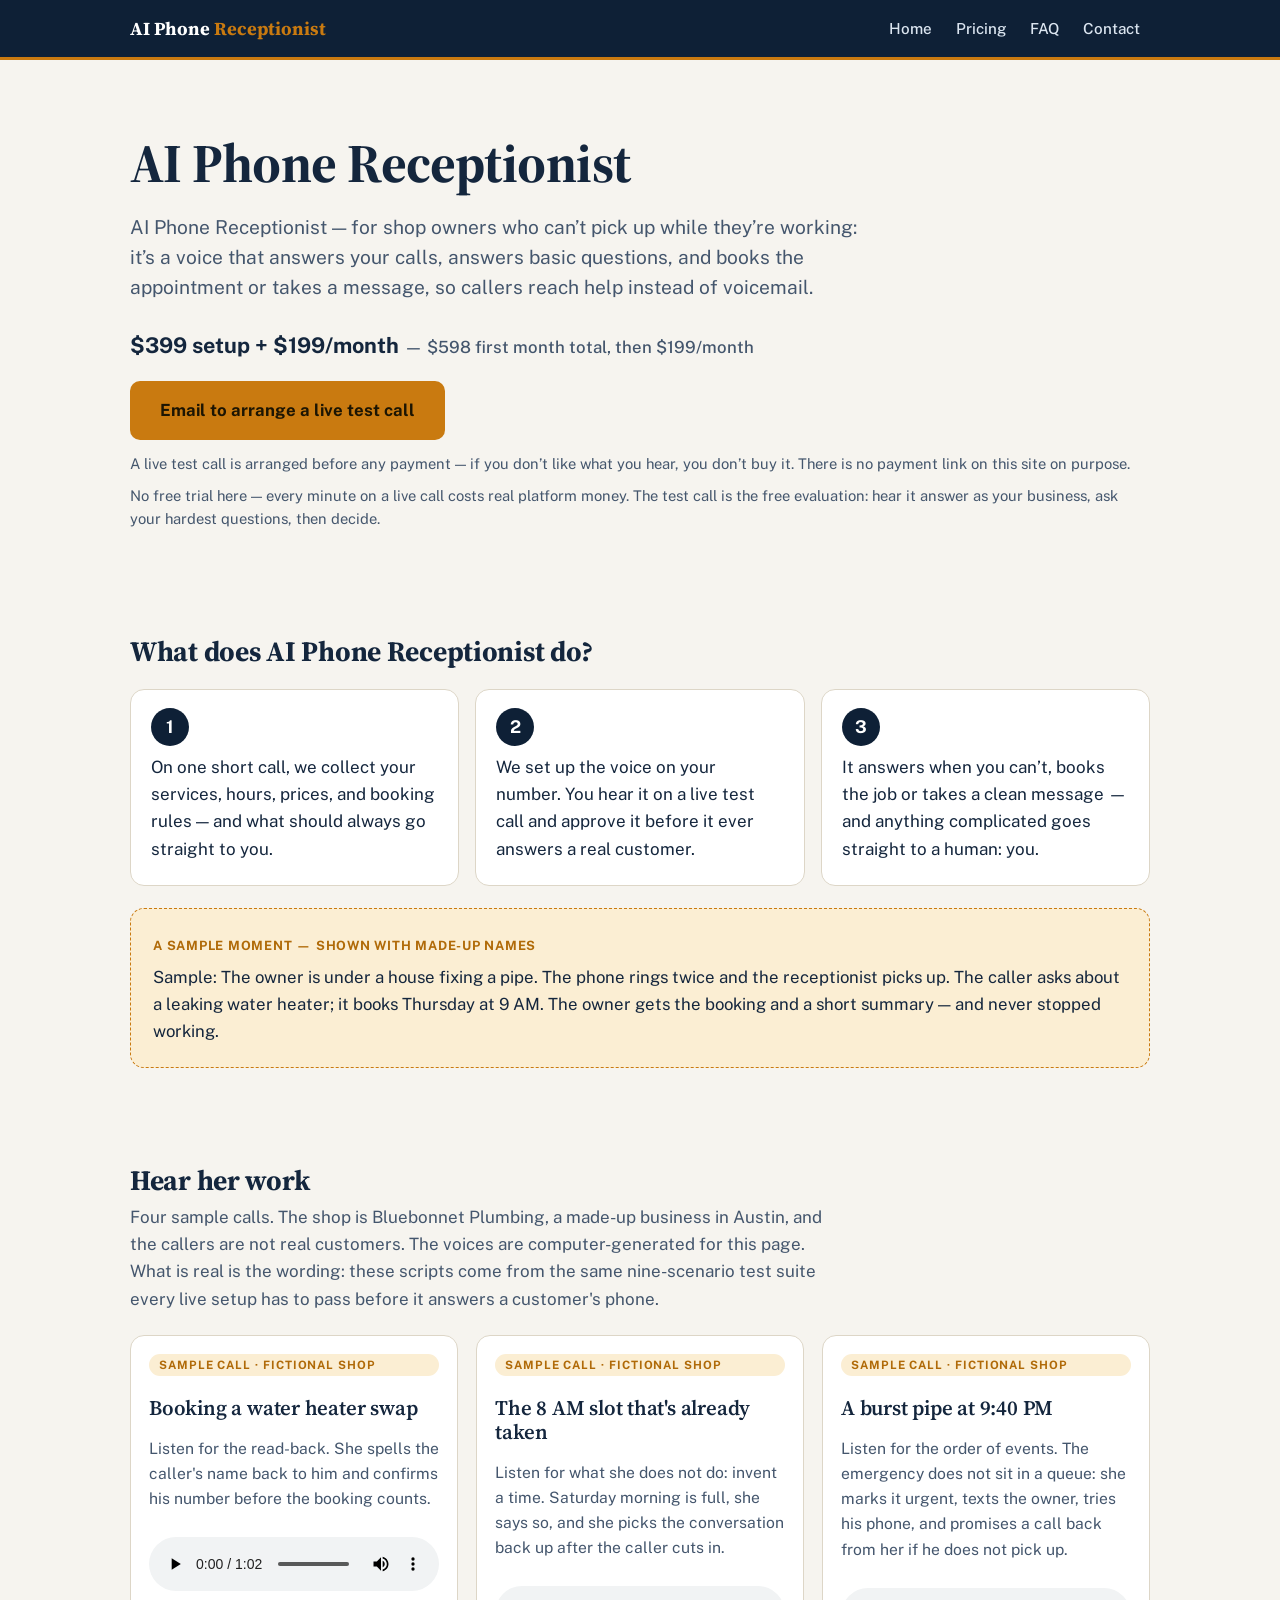
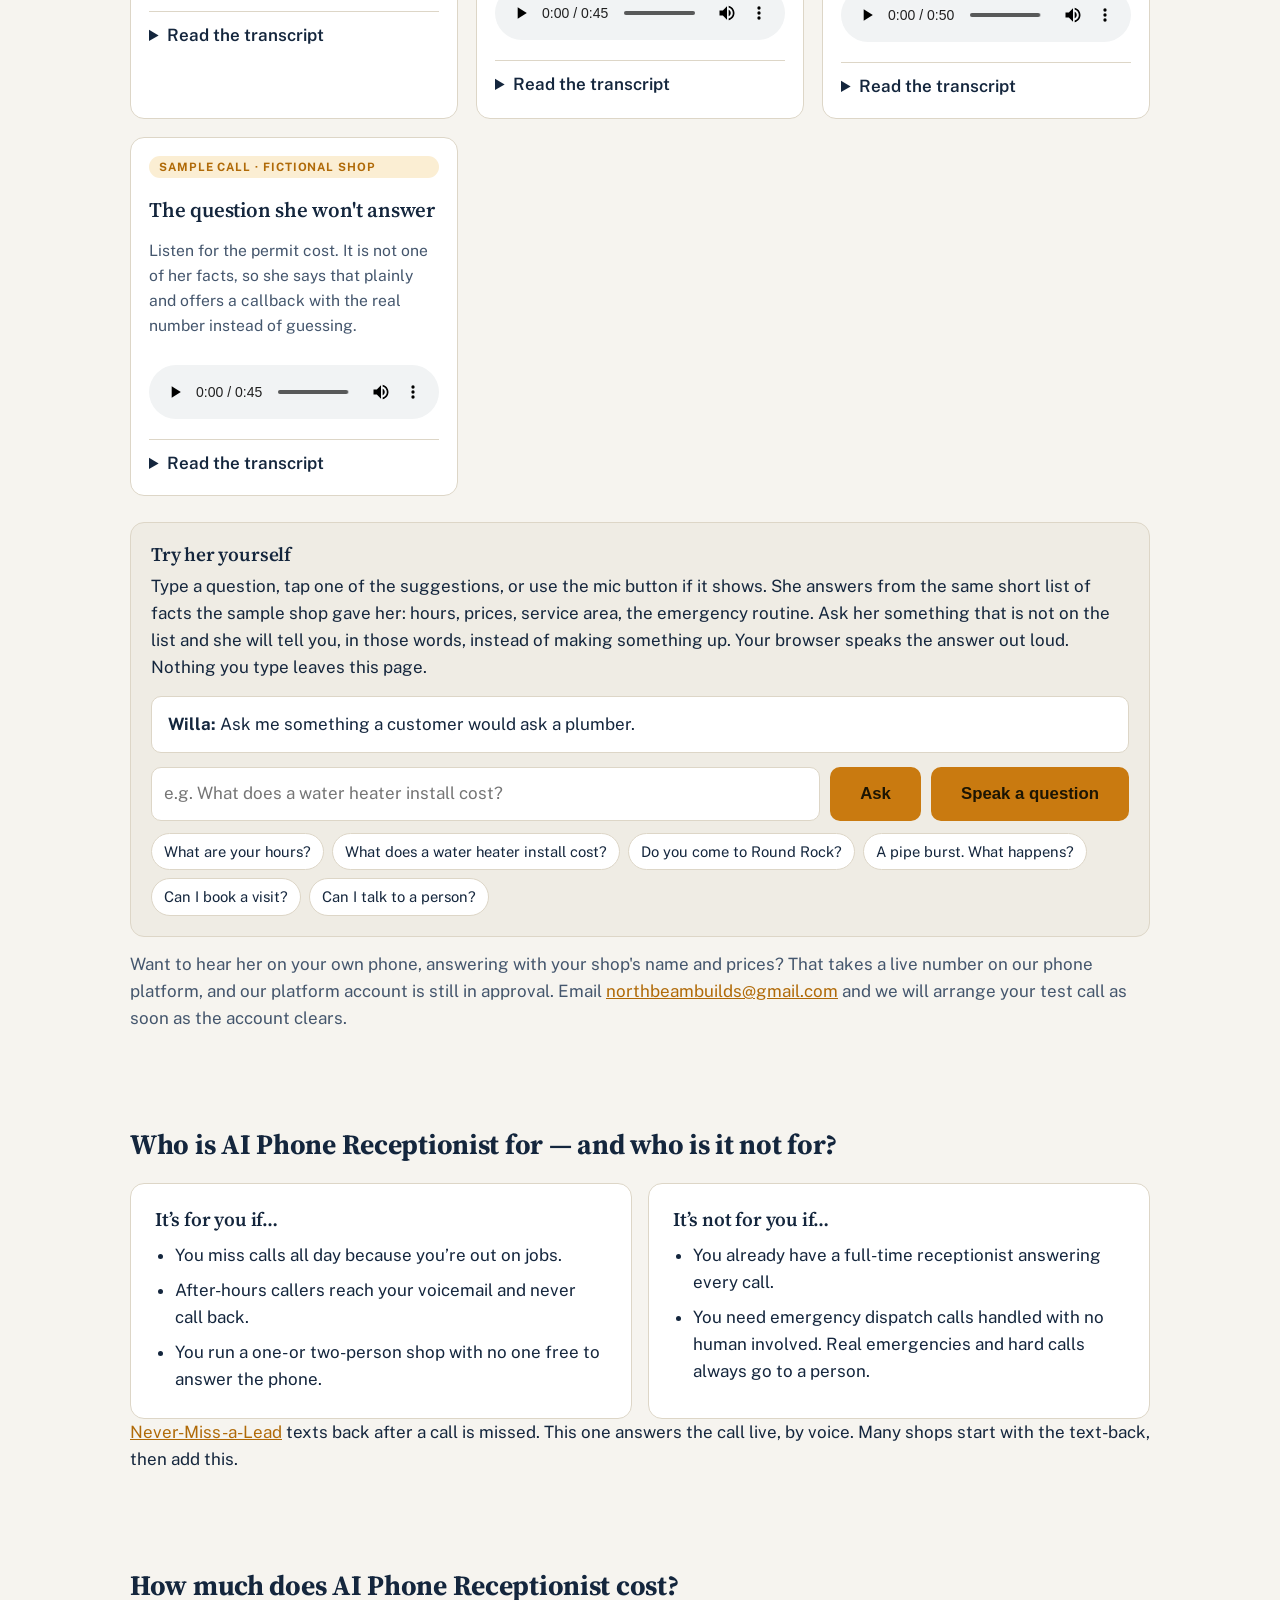
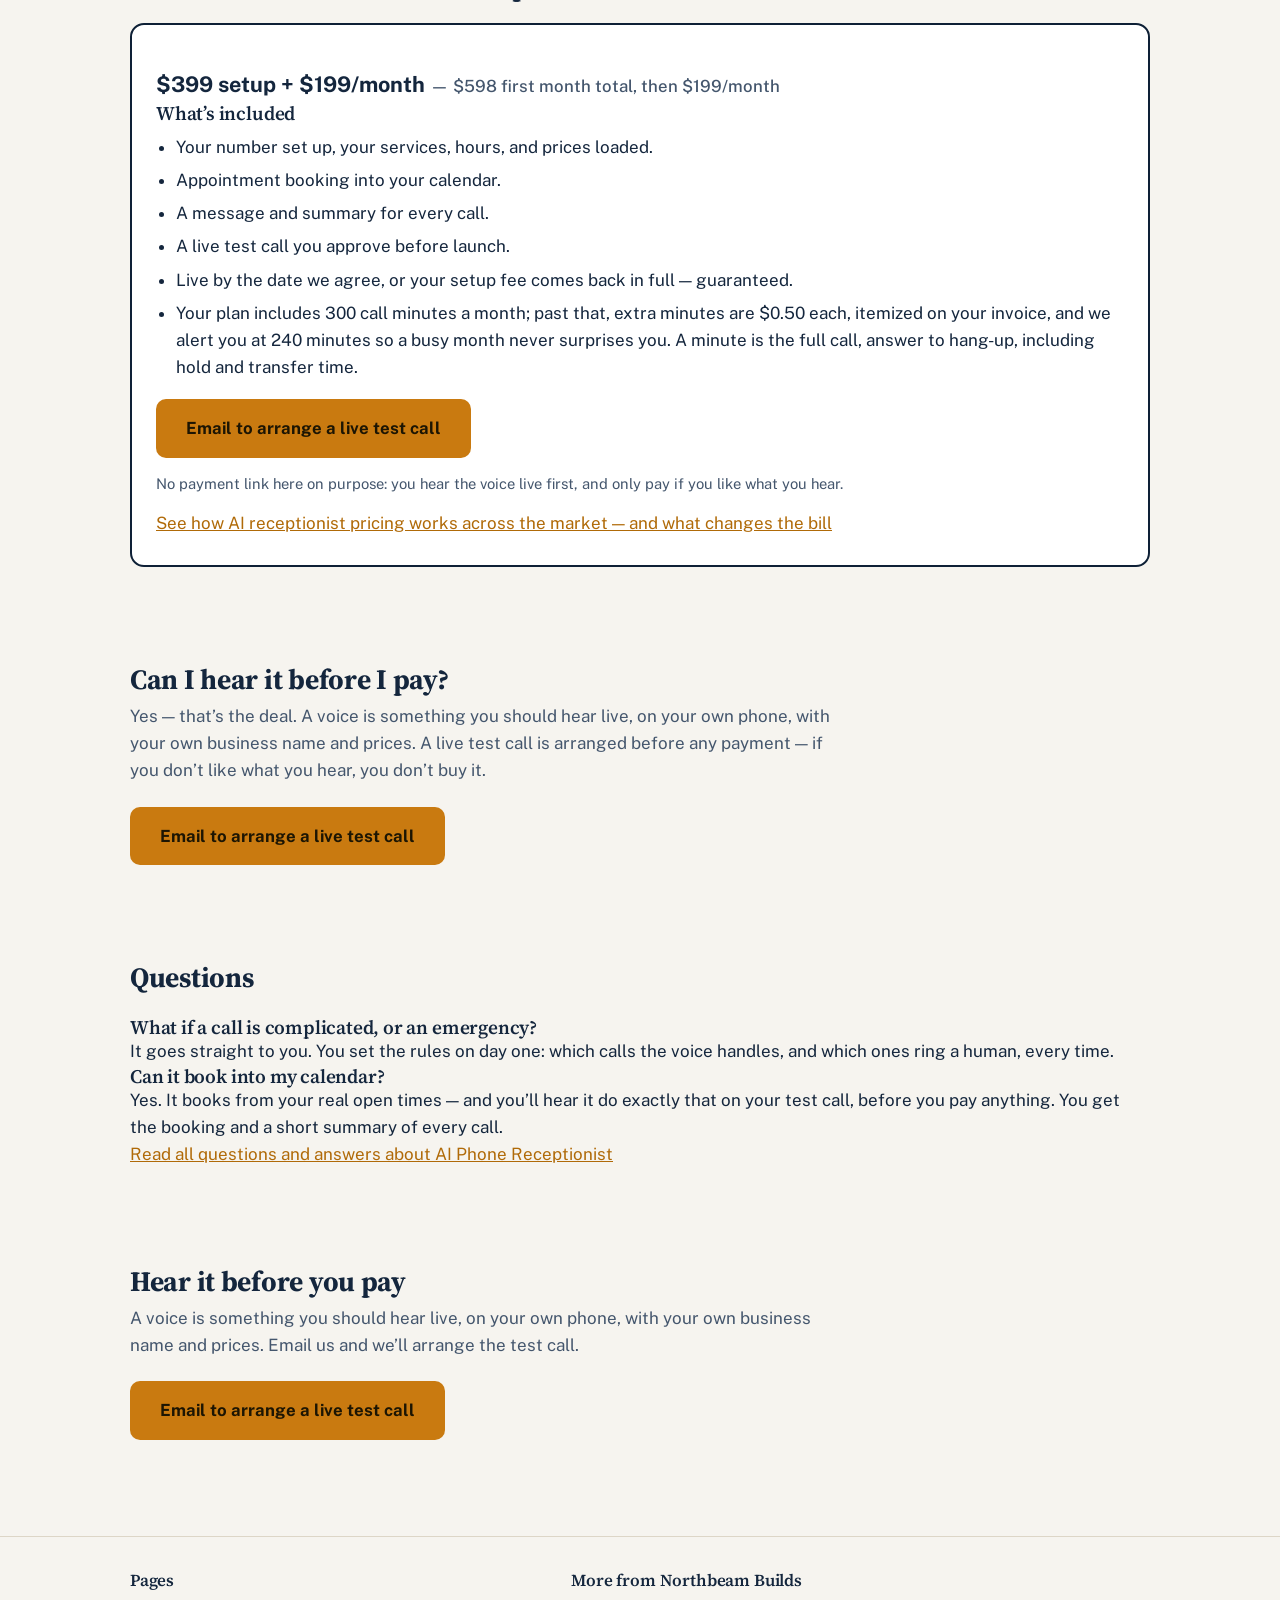
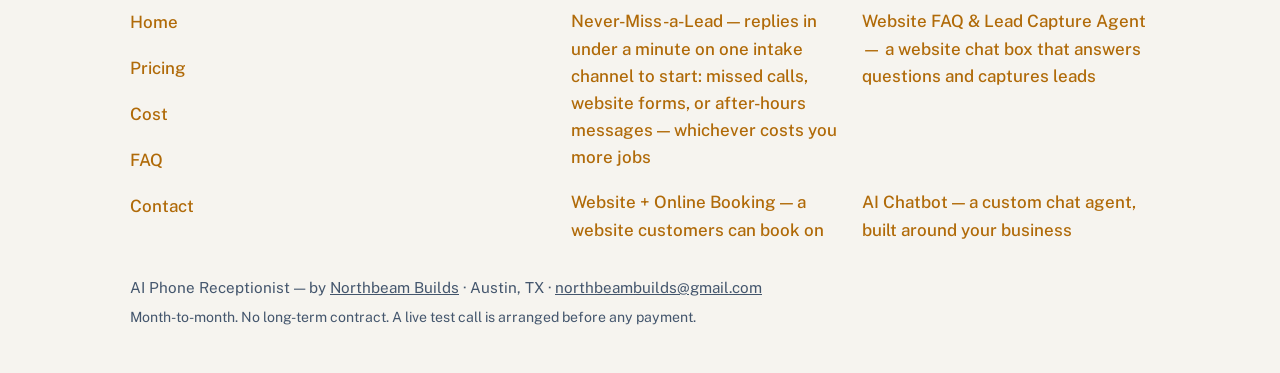
<file: index.html>
<!doctype html>
<html lang="en">
  <head>
    <meta charset="utf-8" />
    <meta name="viewport" content="width=device-width, initial-scale=1, viewport-fit=cover" />
    <meta name="color-scheme" content="light dark" />
    <link rel="icon" href="data:," />
    <title>AI Phone Receptionist | A Voice That Answers When You Can’t</title>
    <meta name="description" content="A voice that answers your phone when you can’t: answers basic questions and books appointments. $399 setup + $199/month — hear a live test call first." />
    <link rel="canonical" href="https://receptionist.northbeambuilds.com/" />
    <meta property="og:title" content="AI Phone Receptionist | A Voice That Answers When You Can’t" />
    <meta property="og:description" content="A voice that answers your phone when you can’t: answers basic questions and books appointments. $399 setup + $199/month — hear a live test call first." />
    <meta property="og:type" content="website" />
    <meta property="og:url" content="https://receptionist.northbeambuilds.com/" />
    <meta name="twitter:card" content="summary" />
    <meta name="twitter:title" content="AI Phone Receptionist | A Voice That Answers When You Can’t" />
    <meta name="twitter:description" content="A voice that answers your phone when you can’t: answers basic questions and books appointments. $399 setup + $199/month — hear a live test call first." />
    <meta name="twitter:url" content="https://receptionist.northbeambuilds.com/" />
    <script type="application/ld+json">
{"@context": "https://schema.org", "@type": "SoftwareApplication", "name": "AI Phone Receptionist", "applicationCategory": "BusinessApplication", "operatingSystem": "Web", "description": "An AI voice that answers a business\u2019s phone calls, answers basic questions, and books appointments or takes a message when the owner can\u2019t pick up.", "offers": {"@type": "Offer", "priceCurrency": "USD", "price": "399", "priceSpecification": [{"@type": "UnitPriceSpecification", "price": "399", "priceCurrency": "USD", "name": "One-time setup"}, {"@type": "UnitPriceSpecification", "price": "199", "priceCurrency": "USD", "name": "Monthly service", "unitCode": "MON", "billingDuration": "P1M"}]}, "provider": {"@type": "Organization", "name": "Northbeam Builds", "email": "northbeambuilds@gmail.com", "address": {"@type": "PostalAddress", "addressLocality": "Austin", "addressRegion": "TX", "addressCountry": "US"}}}
    </script>
    <script type="application/ld+json">
{"@context": "https://schema.org", "@type": "FAQPage", "mainEntity": [{"@type": "Question", "name": "What if a call is complicated, or an emergency?", "acceptedAnswer": {"@type": "Answer", "text": "It goes straight to you. You set the rules on day one: which calls the voice handles, and which ones ring a human, every time."}}, {"@type": "Question", "name": "Can it book into my calendar?", "acceptedAnswer": {"@type": "Answer", "text": "Yes. It books from your real open times \u2014 and you\u2019ll hear it do exactly that on your test call, before you pay anything. You get the booking and a short summary of every call."}}]}
    </script>
    <link rel="preconnect" href="https://fonts.googleapis.com" />
    <link rel="preconnect" href="https://fonts.gstatic.com" crossorigin />
    <link href="https://fonts.googleapis.com/css2?family=Source+Serif+4:opsz,wght@8..60,600;8..60,700&family=Public+Sans:wght@400;500;600;700&display=swap" rel="stylesheet" />
    <link rel="stylesheet" href="/assets/site.css" />
    <link rel="stylesheet" href="/assets/demo.css" />
  </head>
  <body>
    <header class="topbar">
      <div class="wrap">
        <a class="wordmark" href="/">AI Phone <span>Receptionist</span></a>
        <button class="nav-toggle" type="button" aria-label="Open menu" aria-expanded="false" aria-controls="main-nav" id="nav-toggle">
          <span class="bars" aria-hidden="true"><span></span><span></span><span></span></span>
        </button>
        <nav class="topnav" id="main-nav" aria-label="Main site">
          <a href="/">Home</a>
          <a href="/pricing/">Pricing</a>
          <a href="/faq/">FAQ</a>
          <a href="/contact/">Contact</a>
        </nav>
      </div>
    </header>

    <main>
      <div class="wrap">
        <div class="hero">
          <h1>AI Phone Receptionist</h1>
          <p class="purpose">AI Phone Receptionist — for shop owners who can’t pick up while they’re working: it’s a voice that answers your calls, answers basic questions, and books the appointment or takes a message, so callers reach help instead of voicemail.</p>
          <p class="price-line">$399 setup + $199/month <span class="per">— $598 first month total, then $199/month</span></p>
          <div class="cta-row">
            <a class="btn" href="mailto:northbeambuilds@gmail.com?subject=AI Phone Receptionist — live test call">Email to arrange a live test call</a>
          </div>
          <p class="buy-note">A live test call is arranged before any payment — if you don’t like what you hear, you don’t buy it. There is no payment link on this site on purpose.</p>
          <p class="trial-note">No free trial here — every minute on a live call costs real platform money. The test call is the free evaluation: hear it answer as your business, ask your hardest questions, then decide.</p>
        </div>
        <section aria-labelledby="what-heading">
          <div class="section-head">
            <h2 id="what-heading">What does AI Phone Receptionist do?</h2>
          </div>
          <ol class="steps">
            <li>On one short call, we collect your services, hours, prices, and booking rules — and what should always go straight to you.</li>
            <li>We set up the voice on your number. You hear it on a live test call and approve it before it ever answers a real customer.</li>
            <li>It answers when you can’t, books the job or takes a clean message — and anything complicated goes straight to a human: you.</li>
          </ol>
          <div class="sample">
            <p><span class="tag">A sample moment — shown with made-up names</span></p>
            <p>Sample: The owner is under a house fixing a pipe. The phone rings twice and the receptionist picks up. The caller asks about a leaking water heater; it books Thursday at 9 AM. The owner gets the booking and a short summary — and never stopped working.</p>
          </div>
        </section>

        <section aria-labelledby="demo-heading">
          <div class="section-head">
            <h2 id="demo-heading">Hear her work</h2>
            <p>Four sample calls. The shop is Bluebonnet Plumbing, a made-up business in Austin, and the callers are not real customers. The voices are computer-generated for this page. What is real is the wording: these scripts come from the same nine-scenario test suite every live setup has to pass before it answers a customer's phone.</p>
          </div>
          <div class="demo-grid">
            <article class="demo-card">
              <span class="demo-tag">Sample call · fictional shop</span>
              <h3>Booking a water heater swap</h3>
              <p class="demo-listen">Listen for the read-back. She spells the caller's name back to him and confirms his number before the booking counts.</p>
              <audio controls preload="metadata" src="/assets/audio/call1.mp3">Your browser cannot play this sample. The transcript below has the full call.</audio>
              <details>
                <summary>Read the transcript</summary>
                <div class="demo-transcript">
                  <p><span class="who">Willa:</span> Bluebonnet Plumbing, this is Willa. How can I help you?</p>
                  <p><span class="who">Caller:</span> Hey. Our water heater's leaking all over the garage floor. I need somebody to come look at it.</p>
                  <p><span class="who">Willa:</span> I'm sorry you're dealing with that. Is it leaking bad enough to be an emergency, or can it wait for a booked visit tomorrow or the next day?</p>
                  <p><span class="who">Caller:</span> It's a slow drip into a pan right now. A day or two is fine.</p>
                  <p><span class="who">Willa:</span> All right. A tech can come Thursday at 9 in the morning, or Friday at 1. The visit is seventy-nine dollars, and if you have us do the repair, that fee comes off the bill.</p>
                  <p><span class="who">Caller:</span> Thursday at nine works.</p>
                  <p><span class="who">Willa:</span> Thursday at 9 AM, booked. Can I get your name?</p>
                  <p><span class="who">Caller:</span> Mark Delgado.</p>
                  <p><span class="who">Willa:</span> Thanks, Mark. Let me spell that back: Delgado, D-E-L-G-A-D-O. Did I get that right?</p>
                  <p><span class="who">Caller:</span> That's right.</p>
                  <p><span class="who">Willa:</span> And the best number for the tech to reach you — is it the one you're calling from, ending in 0148?</p>
                  <p><span class="who">Caller:</span> Yep, that's my cell.</p>
                  <p><span class="who">Willa:</span> You're all set for Thursday at 9. The tech will call when he's on his way. Anything else I can do?</p>
                  <p><span class="who">Caller:</span> Nope, that's it. Thanks.</p>
                </div>
              </details>
            </article>
            <article class="demo-card">
              <span class="demo-tag">Sample call · fictional shop</span>
              <h3>The 8 AM slot that's already taken</h3>
              <p class="demo-listen">Listen for what she does not do: invent a time. Saturday morning is full, she says so, and she picks the conversation back up after the caller cuts in.</p>
              <audio controls preload="metadata" src="/assets/audio/call2.mp3">Your browser cannot play this sample. The transcript below has the full call.</audio>
              <details>
                <summary>Read the transcript</summary>
                <div class="demo-transcript">
                  <p><span class="who">Willa:</span> Bluebonnet Plumbing, this is Willa. How can I help you?</p>
                  <p><span class="who">Caller:</span> Hi, I need a plumber Saturday morning, early. Like 8 o'clock?</p>
                  <p><span class="who">Willa:</span> Let me check Saturday morning for you—</p>
                  <p><span class="who">Caller:</span> —because we've got family coming in at noon, so it really has to be the morning.</p>
                  <p><span class="who">Willa:</span> Got it, morning it has to be. Saturday at 8 is already booked, and 10 is too. I won't put you down for a time that isn't real. What I do have: Friday at 4:30 in the afternoon, or Monday at 8 sharp.</p>
                  <p><span class="who">Caller:</span> Hmm. Friday at 4:30 — that actually works better. Let's do that.</p>
                  <p><span class="who">Willa:</span> Friday at 4:30, booked. Your name, please?</p>
                  <p><span class="who">Caller:</span> Priya Nair.</p>
                  <p><span class="who">Willa:</span> Priya, let me spell your last name back: Nair, N-A-I-R. Correct?</p>
                  <p><span class="who">Caller:</span> Correct.</p>
                  <p><span class="who">Willa:</span> Done. You're all set for Friday at 4:30.</p>
                  <p><span class="who">Caller:</span> Great. Thanks!</p>
                </div>
              </details>
            </article>
            <article class="demo-card">
              <span class="demo-tag">Sample call · fictional shop</span>
              <h3>A burst pipe at 9:40 PM</h3>
              <p class="demo-listen">Listen for the order of events. The emergency does not sit in a queue: she marks it urgent, texts the owner, tries his phone, and promises a call back from her if he does not pick up.</p>
              <audio controls preload="metadata" src="/assets/audio/call3.mp3">Your browser cannot play this sample. The transcript below has the full call.</audio>
              <details>
                <summary>Read the transcript</summary>
                <div class="demo-transcript">
                  <p><span class="who">Willa:</span> Bluebonnet Plumbing, this is Willa. How can I help you?</p>
                  <p><span class="who">Caller:</span> A pipe just burst under my kitchen sink and there's water everywhere—</p>
                  <p><span class="who">Willa:</span> Okay, stay with me. First thing: do you know where your main water shutoff is? It's usually a valve near the street or by the water heater.</p>
                  <p><span class="who">Caller:</span> I think so. By the garage?</p>
                  <p><span class="who">Willa:</span> That's the one. If you can turn it, do that now — it'll stop the water while we get help moving. Can I get your name?</p>
                  <p><span class="who">Caller:</span> Jen Okafor.</p>
                  <p><span class="who">Willa:</span> Jen, I'm marking this an emergency. I'm texting the owner right now and trying his phone. If he doesn't pick up in the next few minutes, I will call you back myself and tell you the next step. You will not be left waiting without hearing from us.</p>
                  <p><span class="who">Caller:</span> Okay. Okay, thank you.</p>
                  <p><span class="who">Willa:</span> The message is sent, with your number on it. Keep your phone with you, Jen.</p>
                </div>
              </details>
            </article>
            <article class="demo-card">
              <span class="demo-tag">Sample call · fictional shop</span>
              <h3>The question she won't answer</h3>
              <p class="demo-listen">Listen for the permit cost. It is not one of her facts, so she says that plainly and offers a callback with the real number instead of guessing.</p>
              <audio controls preload="metadata" src="/assets/audio/call4.mp3">Your browser cannot play this sample. The transcript below has the full call.</audio>
              <details>
                <summary>Read the transcript</summary>
                <div class="demo-transcript">
                  <p><span class="who">Willa:</span> Bluebonnet Plumbing, this is Willa. How can I help you?</p>
                  <p><span class="who">Caller:</span> Yeah, two questions. Do you install tankless water heaters, and what's the city permit cost on something like that?</p>
                  <p><span class="who">Willa:</span> We do install tankless units. A standard install starts at twenty-one hundred dollars, and that includes the unit.</p>
                  <p><span class="who">Caller:</span> And the permit?</p>
                  <p><span class="who">Willa:</span> That's the part I don't have in front of me, and I'd rather not guess at a number you'll hold us to. Here's what I can do: I can have the owner call you back today with the exact permit cost. Or I can book the seventy-nine dollar visit, and he'll bring the number with him.</p>
                  <p><span class="who">Caller:</span> Just have him call me.</p>
                  <p><span class="who">Willa:</span> Done. I've noted both questions, the tankless install and the permit cost, and he'll call you back today at this number. Anything else?</p>
                  <p><span class="who">Caller:</span> No, that covers it.</p>
                </div>
              </details>
            </article>
          </div>
          <div class="tryit">
            <h3>Try her yourself</h3>
            <p>Type a question, tap one of the suggestions, or use the mic button if it shows. She answers from the same short list of facts the sample shop gave her: hours, prices, service area, the emergency routine. Ask her something that is not on the list and she will tell you, in those words, instead of making something up. Your browser speaks the answer out loud. Nothing you type leaves this page.</p>
            <form id="tryit-form">
              <div class="tryit-answer" aria-live="polite"><span class="who">Willa:</span> <span id="tryit-answer-text">Ask me something a customer would ask a plumber.</span></div>
              <div class="tryit-row">
                <input type="text" id="tryit-input" placeholder="e.g. What does a water heater install cost?" aria-label="Ask Willa a question" />
                <button class="btn" type="submit">Ask</button>
                <button class="btn" type="button" id="tryit-mic" hidden>Speak a question</button>
              </div>
              <div class="tryit-chips">
                <button class="tryit-chip" type="button">What are your hours?</button>
                <button class="tryit-chip" type="button">What does a water heater install cost?</button>
                <button class="tryit-chip" type="button">Do you come to Round Rock?</button>
                <button class="tryit-chip" type="button">A pipe burst. What happens?</button>
                <button class="tryit-chip" type="button">Can I book a visit?</button>
                <button class="tryit-chip" type="button">Can I talk to a person?</button>
              </div>
            </form>
          </div>
          <p class="demo-note">Want to hear her on your own phone, answering with your shop's name and prices? That takes a live number on our phone platform, and our platform account is still in approval. Email <a href="mailto:northbeambuilds@gmail.com?subject=AI Phone Receptionist — hear Willa live">northbeambuilds@gmail.com</a> and we will arrange your test call as soon as the account clears.</p>
        </section>

        <section aria-labelledby="fit-heading">
          <div class="section-head">
            <h2 id="fit-heading">Who is AI Phone Receptionist for — and who is it not for?</h2>
          </div>
          <div class="fit-grid">
            <div class="fit-card">
              <h3>It’s for you if…</h3>
              <ul>
              <li>You miss calls all day because you’re out on jobs.</li>
              <li>After-hours callers reach your voicemail and never call back.</li>
              <li>You run a one- or two-person shop with no one free to answer the phone.</li>
              </ul>
            </div>
            <div class="fit-card">
              <h3>It’s not for you if…</h3>
              <ul>
              <li>You already have a full-time receptionist answering every call.</li>
              <li>You need emergency dispatch calls handled with no human involved. Real emergencies and hard calls always go to a person.</li>
              </ul>
            </div>
          </div>
          <p class="note"><a href="https://nevermiss.northbeambuilds.com/">Never-Miss-a-Lead</a> texts back after a call is missed. This one answers the call live, by voice. Many shops start with the text-back, then add this.</p>
        </section>

        <section aria-labelledby="price-heading">
          <div class="section-head">
            <h2 id="price-heading">How much does AI Phone Receptionist cost?</h2>
          </div>
          <div class="price-box">
            <p class="price-line">$399 setup + $199/month <span class="per">— $598 first month total, then $199/month</span></p>
            <h3>What’s included</h3>
            <ul>
              <li>Your number set up, your services, hours, and prices loaded.</li>
              <li>Appointment booking into your calendar.</li>
              <li>A message and summary for every call.</li>
              <li>A live test call you approve before launch.</li>
              <li>Live by the date we agree, or your setup fee comes back in full — guaranteed.</li>
              <li>Your plan includes 300 call minutes a month; past that, extra minutes are $0.50 each, itemized on your invoice, and we alert you at 240 minutes so a busy month never surprises you. A minute is the full call, answer to hang-up, including hold and transfer time.</li>
            </ul>
            <div class="cta-row">
              <a class="btn" href="mailto:northbeambuilds@gmail.com?subject=AI Phone Receptionist — live test call">Email to arrange a live test call</a>
            </div>
            <p class="buy-note">No payment link here on purpose: you hear the voice live first, and only pay if you like what you hear.</p>
            <p><a href="/cost/">See how AI receptionist pricing works across the market — and what changes the bill</a></p>
          </div>
        </section>

        <section aria-labelledby="hear-heading">
          <div class="section-head">
            <h2 id="hear-heading">Can I hear it before I pay?</h2>
            <p>Yes — that’s the deal. A voice is something you should hear live, on your own phone, with your own business name and prices. A live test call is arranged before any payment — if you don’t like what you hear, you don’t buy it.</p>
          </div>
          <div class="cta-row">
            <a class="btn" href="mailto:northbeambuilds@gmail.com?subject=AI Phone Receptionist — live test call">Email to arrange a live test call</a>
          </div>
        </section>

        <section aria-labelledby="faq-heading">
          <div class="section-head">
            <h2 id="faq-heading">Questions</h2>
          </div>
            <div class="faq-item"><h3>What if a call is complicated, or an emergency?</h3><p>It goes straight to you. You set the rules on day one: which calls the voice handles, and which ones ring a human, every time.</p></div>
            <div class="faq-item"><h3>Can it book into my calendar?</h3><p>Yes. It books from your real open times — and you’ll hear it do exactly that on your test call, before you pay anything. You get the booking and a short summary of every call.</p></div>
          <p><a href="/faq/">Read all questions and answers about AI Phone Receptionist</a></p>
        </section>

        <section aria-label="Get started">
          <div class="section-head">
            <h2>Hear it before you pay</h2>
            <p>A voice is something you should hear live, on your own phone, with your own business name and prices. Email us and we’ll arrange the test call.</p>
          </div>
          <div class="cta-row">
            <a class="btn" href="mailto:northbeambuilds@gmail.com?subject=AI Phone Receptionist — live test call">Email to arrange a live test call</a>
          </div>
        </section>
      </div>
    </main>
    <footer>
      <div class="wrap">
        <div class="footer-grid">
          <nav aria-label="Site pages">
            <h3>Pages</h3>
            <ul class="sitemap-list">
              <li><a href="/">Home</a></li>
              <li><a href="/pricing/">Pricing</a></li>
              <li><a href="/cost/">Cost</a></li>
              <li><a href="/faq/">FAQ</a></li>
              <li><a href="/contact/">Contact</a></li>
            </ul>
          </nav>
          <nav aria-label="More from Northbeam Builds">
            <h3>More from Northbeam Builds</h3>
            <ul class="tool-list">
              <li><a href="https://nevermiss.northbeambuilds.com/">Never-Miss-a-Lead — replies in under a minute on one intake channel to start: missed calls, website forms, or after-hours messages — whichever costs you more jobs</a></li>
              <li><a href="https://faqagent.northbeambuilds.com/">Website FAQ & Lead Capture Agent — a website chat box that answers questions and captures leads</a></li>
              <li><a href="https://booking.northbeambuilds.com/">Website + Online Booking — a website customers can book on</a></li>
              <li><a href="https://chatbot.northbeambuilds.com/">AI Chatbot — a custom chat agent, built around your business</a></li>
            </ul>
          </nav>
        </div>
        <p class="footer-line">AI Phone Receptionist — by <a href="https://northbeambuilds.com">Northbeam Builds</a> · Austin, TX · <a href="mailto:northbeambuilds@gmail.com">northbeambuilds@gmail.com</a></p>
        <p class="footer-small">Month-to-month. No long-term contract. A live test call is arranged before any payment.</p>
      </div>
    </footer>
    <script src="/assets/site.js"></script>
    <script src="/assets/demo.js"></script>
  </body>
</html>
</file>
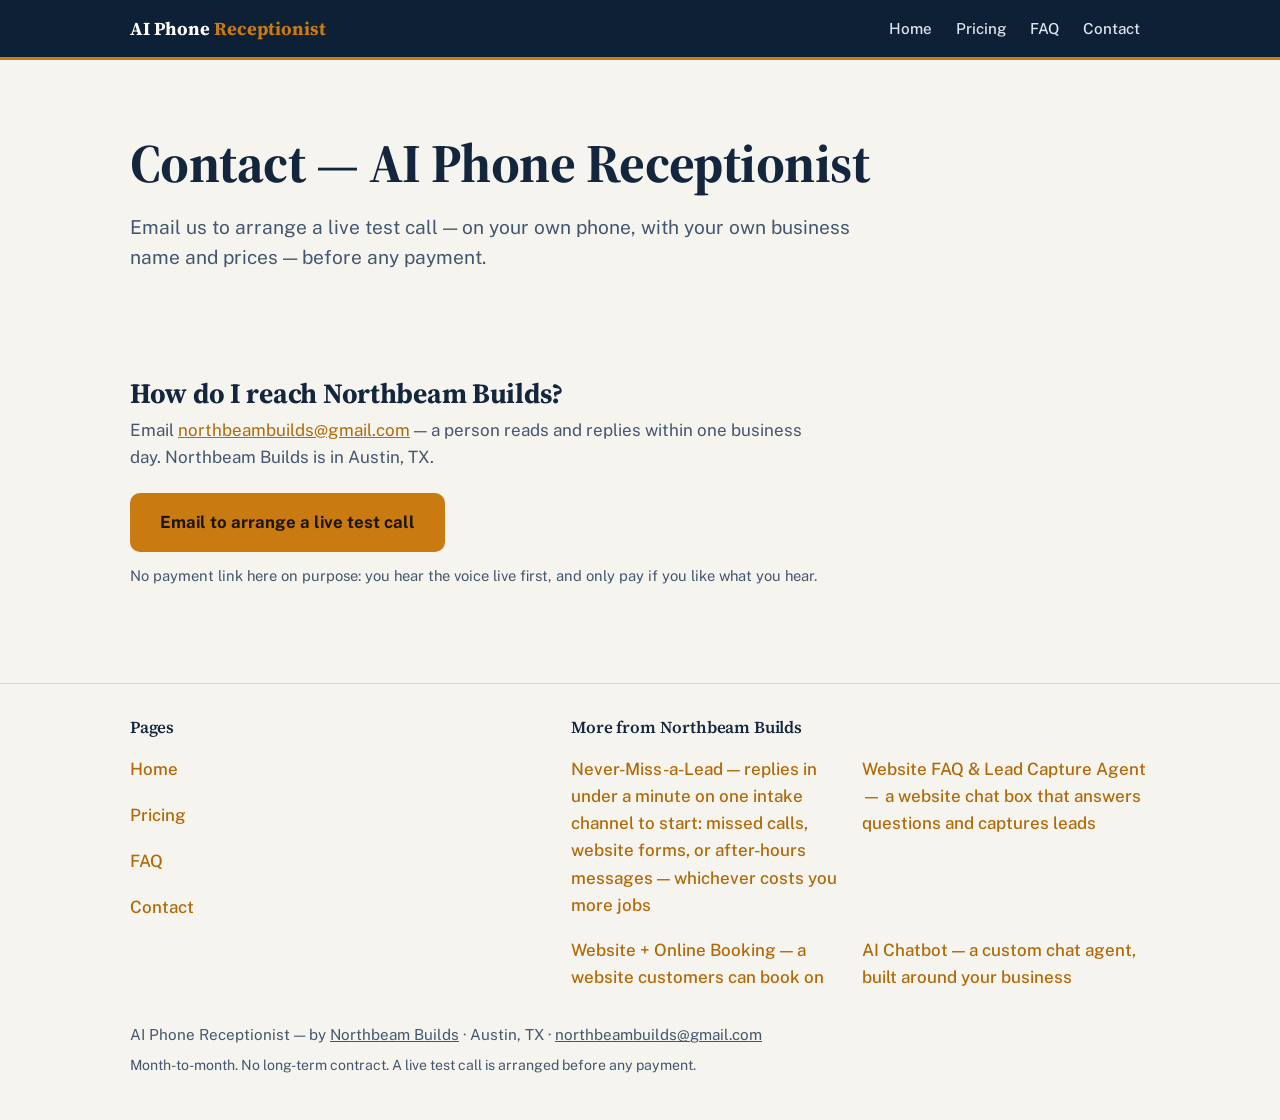
<file: contact/index.html>
<!doctype html>
<html lang="en">
  <head>
    <meta charset="utf-8" />
    <meta name="viewport" content="width=device-width, initial-scale=1, viewport-fit=cover" />
    <meta name="color-scheme" content="light dark" />
    <link rel="icon" href="data:," />
    <title>Contact | AI Phone Receptionist</title>
    <meta name="description" content="Contact Northbeam Builds about the AI Phone Receptionist — email northbeambuilds@gmail.com to arrange a live test call before any payment." />
    <link rel="canonical" href="https://receptionist.northbeambuilds.com/contact/" />
    <meta property="og:title" content="Contact | AI Phone Receptionist" />
    <meta property="og:description" content="Contact Northbeam Builds about the AI Phone Receptionist — email northbeambuilds@gmail.com to arrange a live test call before any payment." />
    <meta property="og:type" content="website" />
    <meta property="og:url" content="https://receptionist.northbeambuilds.com/contact/" />
    <meta name="twitter:card" content="summary" />
    <meta name="twitter:title" content="Contact | AI Phone Receptionist" />
    <meta name="twitter:description" content="Contact Northbeam Builds about the AI Phone Receptionist — email northbeambuilds@gmail.com to arrange a live test call before any payment." />
    <meta name="twitter:url" content="https://receptionist.northbeambuilds.com/contact/" />
    <script type="application/ld+json">
{"@context": "https://schema.org", "@type": "SoftwareApplication", "name": "AI Phone Receptionist", "applicationCategory": "BusinessApplication", "operatingSystem": "Web", "description": "An AI voice that answers a business\u2019s phone calls, answers basic questions, and books appointments or takes a message when the owner can\u2019t pick up.", "offers": {"@type": "Offer", "priceCurrency": "USD", "price": "399", "priceSpecification": [{"@type": "UnitPriceSpecification", "price": "399", "priceCurrency": "USD", "name": "One-time setup"}, {"@type": "UnitPriceSpecification", "price": "199", "priceCurrency": "USD", "name": "Monthly service", "unitCode": "MON", "billingDuration": "P1M"}]}, "provider": {"@type": "Organization", "name": "Northbeam Builds", "email": "northbeambuilds@gmail.com", "address": {"@type": "PostalAddress", "addressLocality": "Austin", "addressRegion": "TX", "addressCountry": "US"}}}
    </script>
    <link rel="preconnect" href="https://fonts.googleapis.com" />
    <link rel="preconnect" href="https://fonts.gstatic.com" crossorigin />
    <link href="https://fonts.googleapis.com/css2?family=Source+Serif+4:opsz,wght@8..60,600;8..60,700&family=Public+Sans:wght@400;500;600;700&display=swap" rel="stylesheet" />
    <link rel="stylesheet" href="/assets/site.css" />
  </head>
  <body>
    <header class="topbar">
      <div class="wrap">
        <a class="wordmark" href="/">AI Phone <span>Receptionist</span></a>
        <button class="nav-toggle" type="button" aria-label="Open menu" aria-expanded="false" aria-controls="main-nav" id="nav-toggle">
          <span class="bars" aria-hidden="true"><span></span><span></span><span></span></span>
        </button>
        <nav class="topnav" id="main-nav" aria-label="Main site">
          <a href="/">Home</a>
          <a href="/pricing/">Pricing</a>
          <a href="/faq/">FAQ</a>
          <a href="/contact/">Contact</a>
        </nav>
      </div>
    </header>

    <main>
      <div class="wrap">
        <div class="hero">
          <h1>Contact — AI Phone Receptionist</h1>
          <p class="purpose">Email us to arrange a live test call — on your own phone, with your own business name and prices — before any payment.</p>
        </div>
        <section aria-labelledby="email-heading">
          <div class="section-head">
            <h2 id="email-heading">How do I reach Northbeam Builds?</h2>
            <p>Email <a href="mailto:northbeambuilds@gmail.com">northbeambuilds@gmail.com</a> — a person reads and replies within one business day. Northbeam Builds is in Austin, TX.</p>
          </div>
          <div class="cta-row">
              <a class="btn" href="mailto:northbeambuilds@gmail.com?subject=AI Phone Receptionist — live test call">Email to arrange a live test call</a>
            </div>
            <p class="buy-note">No payment link here on purpose: you hear the voice live first, and only pay if you like what you hear.</p>
        </section>
      </div>
    </main>
    <footer>
      <div class="wrap">
        <div class="footer-grid">
          <nav aria-label="Site pages">
            <h3>Pages</h3>
            <ul class="sitemap-list">
              <li><a href="/">Home</a></li>
              <li><a href="/pricing/">Pricing</a></li>
              <li><a href="/faq/">FAQ</a></li>
              <li><a href="/contact/">Contact</a></li>
            </ul>
          </nav>
          <nav aria-label="More from Northbeam Builds">
            <h3>More from Northbeam Builds</h3>
            <ul class="tool-list">
              <li><a href="https://nevermiss.northbeambuilds.com/">Never-Miss-a-Lead — replies in under a minute on one intake channel to start: missed calls, website forms, or after-hours messages — whichever costs you more jobs</a></li>
              <li><a href="https://faqagent.northbeambuilds.com/">Website FAQ & Lead Capture Agent — a website chat box that answers questions and captures leads</a></li>
              <li><a href="https://booking.northbeambuilds.com/">Website + Online Booking — a website customers can book on</a></li>
              <li><a href="https://chatbot.northbeambuilds.com/">AI Chatbot — a custom chat agent, built around your business</a></li>
            </ul>
          </nav>
        </div>
        <p class="footer-line">AI Phone Receptionist — by <a href="https://northbeambuilds.com">Northbeam Builds</a> · Austin, TX · <a href="mailto:northbeambuilds@gmail.com">northbeambuilds@gmail.com</a></p>
        <p class="footer-small">Month-to-month. No long-term contract. A live test call is arranged before any payment.</p>
      </div>
    </footer>
    <script src="/assets/site.js"></script>
  </body>
</html>
</file>
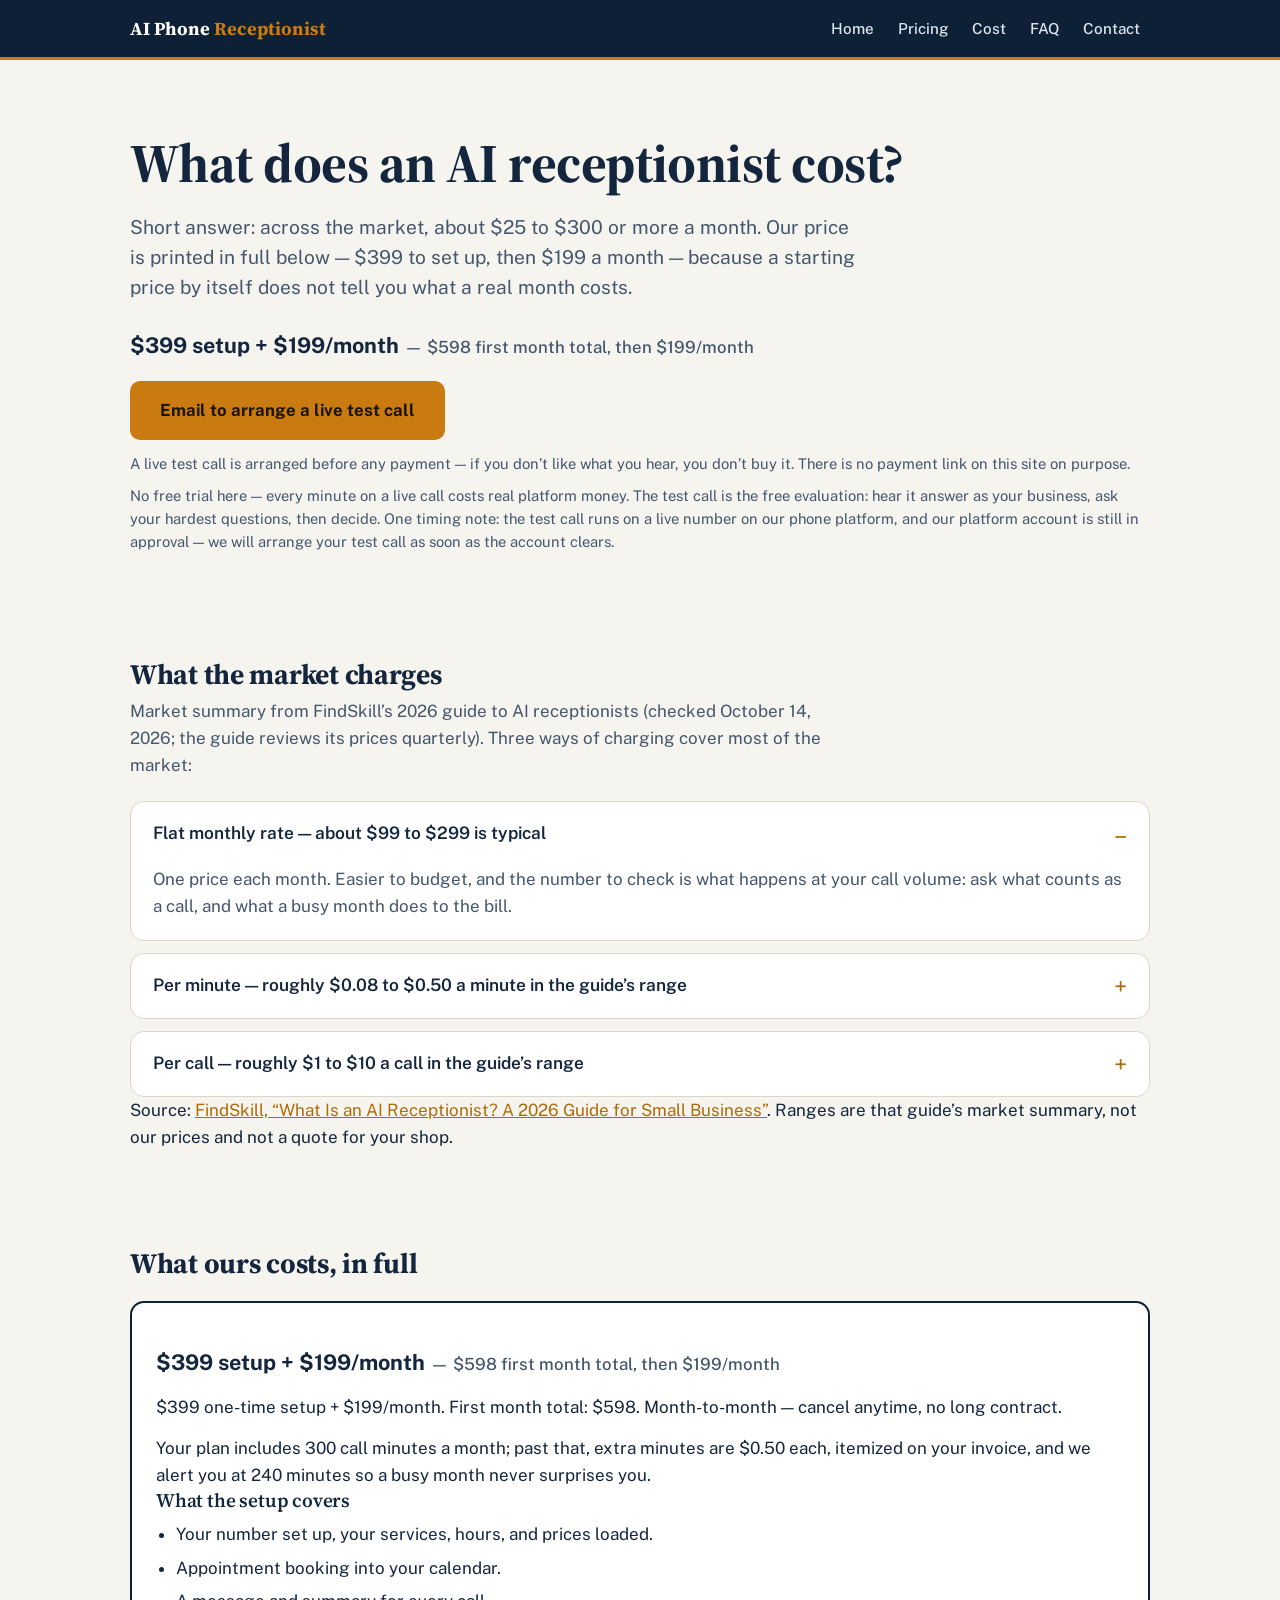
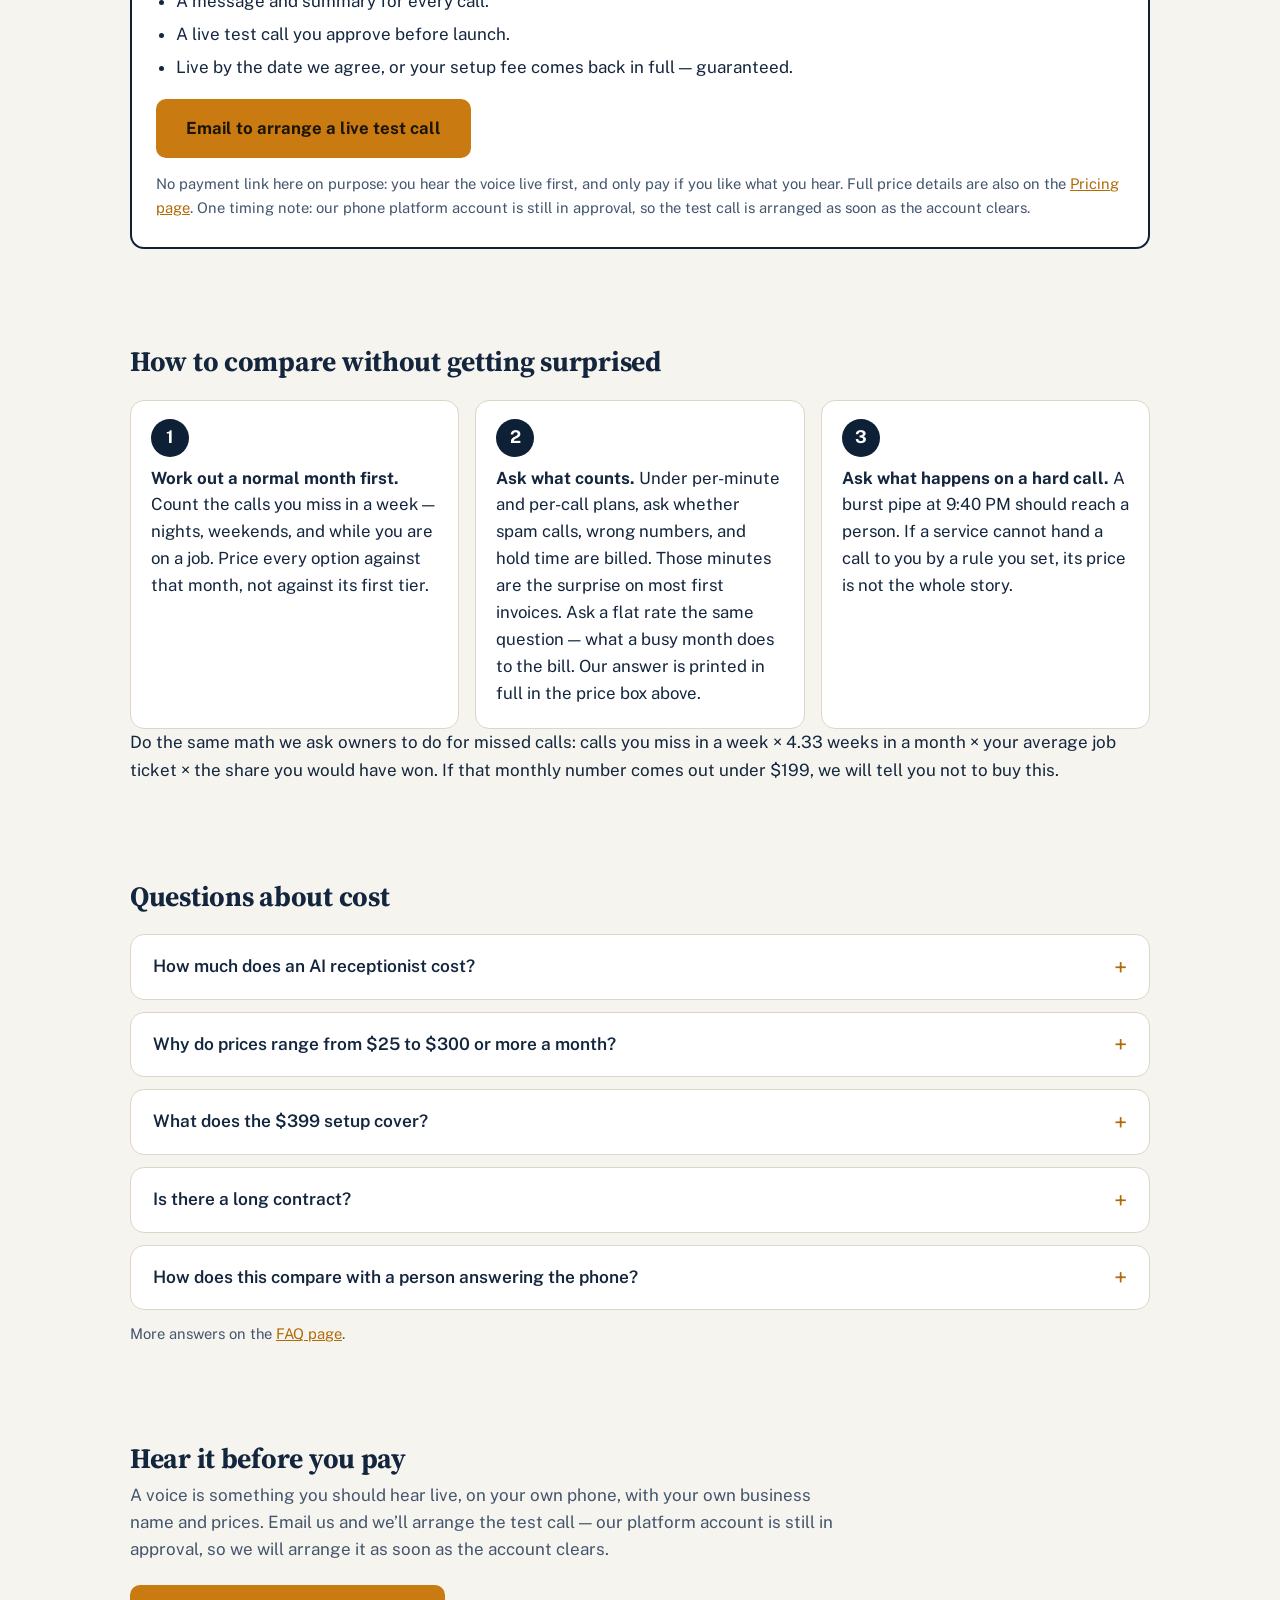
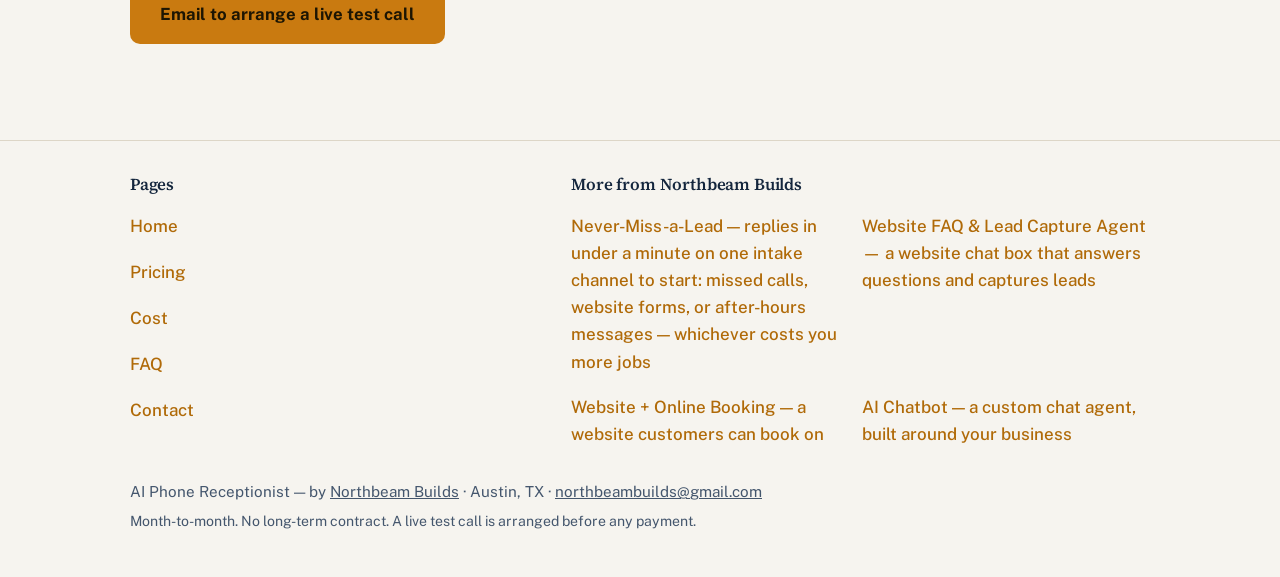
<file: cost/index.html>
<!doctype html>
<html lang="en">
  <head>
    <meta charset="utf-8" />
    <meta name="viewport" content="width=device-width, initial-scale=1, viewport-fit=cover" />
    <meta name="color-scheme" content="light dark" />
    <link rel="icon" href="data:," />
    <title>AI Receptionist Cost | What It Costs and What Changes the Bill</title>
    <meta name="description" content="AI receptionist services run $25 to $300+ a month across the market. Ours is $399 setup + $199/month, $598 first month, month-to-month — and you hear a live test call before you pay." />
    <link rel="canonical" href="https://receptionist.northbeambuilds.com/cost/" />
    <meta property="og:title" content="AI Receptionist Cost | What It Costs and What Changes the Bill" />
    <meta property="og:description" content="The market range, the three ways these services charge, and our full price with the first-month total. No payment until you hear a live test call." />
    <meta property="og:type" content="website" />
    <meta property="og:url" content="https://receptionist.northbeambuilds.com/cost/" />
    <meta name="twitter:card" content="summary" />
    <meta name="twitter:title" content="AI Receptionist Cost | What It Costs and What Changes the Bill" />
    <meta name="twitter:description" content="AI receptionist services run $25 to $300+ a month. Ours: $399 setup + $199/month, $598 first month total, month-to-month." />
    <meta name="twitter:url" content="https://receptionist.northbeambuilds.com/cost/" />
    <script type="application/ld+json">
{"@context": "https://schema.org", "@type": "FAQPage", "mainEntity": [{"@type": "Question", "name": "How much does an AI receptionist cost?", "acceptedAnswer": {"@type": "Answer", "text": "Across the market, AI receptionist services cost about $25 to $300 or more per month in 2026. Ours costs $399 one-time setup plus $199 a month. The first month is $598 total, then $199 a month, month-to-month."}}, {"@type": "Question", "name": "Why do prices range from $25 to $300 or more a month?", "acceptedAnswer": {"@type": "Answer", "text": "Sellers charge in different ways. Some charge a flat monthly rate, some charge per minute of talk time, and some charge per call. A low starting price under a per-minute or per-call plan can cost more than a flat rate once real calls come in, so compare what a normal month of your calls would cost, not the starting price."}}, {"@type": "Question", "name": "What does the $399 setup cover?", "acceptedAnswer": {"@type": "Answer", "text": "Your number set up, your services, hours, and prices loaded, appointment booking into your calendar, a message and summary for every call, and a live test call you approve before launch."}}, {"@type": "Question", "name": "Is there a long contract?", "acceptedAnswer": {"@type": "Answer", "text": "No. It is month-to-month and you can cancel any month. A live test call is arranged before any payment, so you hear it answer as your business before money moves."}}, {"@type": "Question", "name": "How does this compare with a person answering the phone?", "acceptedAnswer": {"@type": "Answer", "text": "A human answering service usually charges by the minute of agent time, and a part-time hire costs wages every week whether the phone rings or not. This answers when you cannot pick up — nights, weekends, and while you are on a job — for $199 a month. Complicated calls and emergencies still go straight to you."}}]}
    </script>
    <link rel="preconnect" href="https://fonts.googleapis.com" />
    <link rel="preconnect" href="https://fonts.gstatic.com" crossorigin />
    <link href="https://fonts.googleapis.com/css2?family=Source+Serif+4:opsz,wght@8..60,600;8..60,700&family=Public+Sans:wght@400;500;600;700&display=swap" rel="stylesheet" />
    <link rel="stylesheet" href="/assets/site.css" />
  </head>
  <body>
    <header class="topbar">
      <div class="wrap">
        <a class="wordmark" href="/">AI Phone <span>Receptionist</span></a>
        <button class="nav-toggle" type="button" aria-label="Open menu" aria-expanded="false" aria-controls="main-nav" id="nav-toggle">
          <span class="bars" aria-hidden="true"><span></span><span></span><span></span></span>
        </button>
        <nav class="topnav" id="main-nav" aria-label="Main site">
          <a href="/">Home</a>
          <a href="/pricing/">Pricing</a>
          <a href="/cost/">Cost</a>
          <a href="/faq/">FAQ</a>
          <a href="/contact/">Contact</a>
        </nav>
      </div>
    </header>

    <main>
      <div class="wrap">
        <div class="hero">
          <h1>What does an AI receptionist cost?</h1>
          <p class="purpose">Short answer: across the market, about $25 to $300 or more a month. Our price is printed in full below — $399 to set up, then $199 a month — because a starting price by itself does not tell you what a real month costs.</p>
          <p class="price-line">$399 setup + $199/month <span class="per">— $598 first month total, then $199/month</span></p>
          <div class="cta-row">
            <a class="btn" href="mailto:northbeambuilds@gmail.com?subject=AI Phone Receptionist — live test call">Email to arrange a live test call</a>
          </div>
          <p class="buy-note">A live test call is arranged before any payment — if you don’t like what you hear, you don’t buy it. There is no payment link on this site on purpose.</p>
          <p class="trial-note">No free trial here — every minute on a live call costs real platform money. The test call is the free evaluation: hear it answer as your business, ask your hardest questions, then decide. One timing note: the test call runs on a live number on our phone platform, and our platform account is still in approval — we will arrange your test call as soon as the account clears.</p>
        </div>

        <section aria-labelledby="market-heading">
          <div class="section-head">
            <h2 id="market-heading">What the market charges</h2>
            <p>Market summary from FindSkill’s 2026 guide to AI receptionists (checked October 14, 2026; the guide reviews its prices quarterly). Three ways of charging cover most of the market:</p>
          </div>
          <div class="faq">
            <details open>
              <summary>Flat monthly rate — about $99 to $299 is typical</summary>
              <p>One price each month. Easier to budget, and the number to check is what happens at your call volume: ask what counts as a call, and what a busy month does to the bill.</p>
            </details>
            <details>
              <summary>Per minute — roughly $0.08 to $0.50 a minute in the guide’s range</summary>
              <p>You pay for talk time. Short calls stay cheap. Long calls, hold time, and a busy week add up in ways that are hard to predict before the first invoice.</p>
            </details>
            <details>
              <summary>Per call — roughly $1 to $10 a call in the guide’s range</summary>
              <p>You pay each time the phone is answered. Simple to count, but a week of wrong numbers and repeat callers still counts.</p>
            </details>
          </div>
          <p class="note">Source: <a href="https://findskill.ai/learn/ai-receptionist/">FindSkill, “What Is an AI Receptionist? A 2026 Guide for Small Business”</a>. Ranges are that guide’s market summary, not our prices and not a quote for your shop.</p>
        </section>

        <section aria-labelledby="ours-heading">
          <div class="section-head">
            <h2 id="ours-heading">What ours costs, in full</h2>
          </div>
          <div class="price-box">
            <p class="price-line">$399 setup + $199/month <span class="per">— $598 first month total, then $199/month</span></p>
            <p>$399 one-time setup + $199/month. First month total: $598. Month-to-month — cancel anytime, no long contract.</p>
            <p>Your plan includes 300 call minutes a month; past that, extra minutes are $0.50 each, itemized on your invoice, and we alert you at 240 minutes so a busy month never surprises you.</p>
            <h3>What the setup covers</h3>
            <ul>
              <li>Your number set up, your services, hours, and prices loaded.</li>
              <li>Appointment booking into your calendar.</li>
              <li>A message and summary for every call.</li>
              <li>A live test call you approve before launch.</li>
              <li>Live by the date we agree, or your setup fee comes back in full — guaranteed.</li>
            </ul>
            <div class="cta-row">
              <a class="btn" href="mailto:northbeambuilds@gmail.com?subject=AI Phone Receptionist — live test call">Email to arrange a live test call</a>
            </div>
            <p class="buy-note">No payment link here on purpose: you hear the voice live first, and only pay if you like what you hear. Full price details are also on the <a href="/pricing/">Pricing page</a>. One timing note: our phone platform account is still in approval, so the test call is arranged as soon as the account clears.</p>
          </div>
        </section>

        <section aria-labelledby="compare-heading">
          <div class="section-head">
            <h2 id="compare-heading">How to compare without getting surprised</h2>
          </div>
          <ol class="steps">
            <li><p><strong>Work out a normal month first.</strong> Count the calls you miss in a week — nights, weekends, and while you are on a job. Price every option against that month, not against its first tier.</p></li>
            <li><p><strong>Ask what counts.</strong> Under per-minute and per-call plans, ask whether spam calls, wrong numbers, and hold time are billed. Those minutes are the surprise on most first invoices. Ask a flat rate the same question — what a busy month does to the bill. Our answer is printed in full in the price box above.</p></li>
            <li><p><strong>Ask what happens on a hard call.</strong> A burst pipe at 9:40 PM should reach a person. If a service cannot hand a call to you by a rule you set, its price is not the whole story.</p></li>
          </ol>
          <p>Do the same math we ask owners to do for missed calls: calls you miss in a week × 4.33 weeks in a month × your average job ticket × the share you would have won. If that monthly number comes out under $199, we will tell you not to buy this.</p>
        </section>

        <section aria-labelledby="faq-heading">
          <div class="section-head">
            <h2 id="faq-heading">Questions about cost</h2>
          </div>
          <div class="faq">
            <details>
              <summary>How much does an AI receptionist cost?</summary>
              <p>Across the market, AI receptionist services cost about $25 to $300 or more per month in 2026. Ours costs $399 one-time setup plus $199 a month. The first month is $598 total, then $199 a month, month-to-month.</p>
            </details>
            <details>
              <summary>Why do prices range from $25 to $300 or more a month?</summary>
              <p>Sellers charge in different ways. Some charge a flat monthly rate, some charge per minute of talk time, and some charge per call. A low starting price under a per-minute or per-call plan can cost more than a flat rate once real calls come in, so compare what a normal month of your calls would cost, not the starting price.</p>
            </details>
            <details>
              <summary>What does the $399 setup cover?</summary>
              <p>Your number set up, your services, hours, and prices loaded, appointment booking into your calendar, a message and summary for every call, and a live test call you approve before launch.</p>
            </details>
            <details>
              <summary>Is there a long contract?</summary>
              <p>No. It is month-to-month and you can cancel any month. A live test call is arranged before any payment, so you hear it answer as your business before money moves.</p>
            </details>
            <details>
              <summary>How does this compare with a person answering the phone?</summary>
              <p>A human answering service usually charges by the minute of agent time, and a part-time hire costs wages every week whether the phone rings or not. This answers when you cannot pick up — nights, weekends, and while you are on a job — for $199 a month. Complicated calls and emergencies still go straight to you.</p>
            </details>
          </div>
          <p class="buy-note">More answers on the <a href="/faq/">FAQ page</a>.</p>
        </section>

        <section aria-label="Get started">
          <div class="section-head">
            <h2>Hear it before you pay</h2>
            <p>A voice is something you should hear live, on your own phone, with your own business name and prices. Email us and we’ll arrange the test call — our platform account is still in approval, so we will arrange it as soon as the account clears.</p>
          </div>
          <div class="cta-row">
            <a class="btn" href="mailto:northbeambuilds@gmail.com?subject=AI Phone Receptionist — live test call">Email to arrange a live test call</a>
          </div>
        </section>
      </div>
    </main>
    <footer>
      <div class="wrap">
        <div class="footer-grid">
          <nav aria-label="Site pages">
            <h3>Pages</h3>
            <ul class="sitemap-list">
              <li><a href="/">Home</a></li>
              <li><a href="/pricing/">Pricing</a></li>
              <li><a href="/cost/">Cost</a></li>
              <li><a href="/faq/">FAQ</a></li>
              <li><a href="/contact/">Contact</a></li>
            </ul>
          </nav>
          <nav aria-label="More from Northbeam Builds">
            <h3>More from Northbeam Builds</h3>
            <ul class="tool-list">
              <li><a href="https://nevermiss.northbeambuilds.com/">Never-Miss-a-Lead — replies in under a minute on one intake channel to start: missed calls, website forms, or after-hours messages — whichever costs you more jobs</a></li>
              <li><a href="https://faqagent.northbeambuilds.com/">Website FAQ & Lead Capture Agent — a website chat box that answers questions and captures leads</a></li>
              <li><a href="https://booking.northbeambuilds.com/">Website + Online Booking — a website customers can book on</a></li>
              <li><a href="https://chatbot.northbeambuilds.com/">AI Chatbot — a custom chat agent, built around your business</a></li>
            </ul>
          </nav>
        </div>
        <p class="footer-line">AI Phone Receptionist — by <a href="https://northbeambuilds.com">Northbeam Builds</a> · Austin, TX · <a href="mailto:northbeambuilds@gmail.com">northbeambuilds@gmail.com</a></p>
        <p class="footer-small">Month-to-month. No long-term contract. A live test call is arranged before any payment.</p>
      </div>
    </footer>
    <script src="/assets/site.js"></script>
  </body>
</html>
</file>
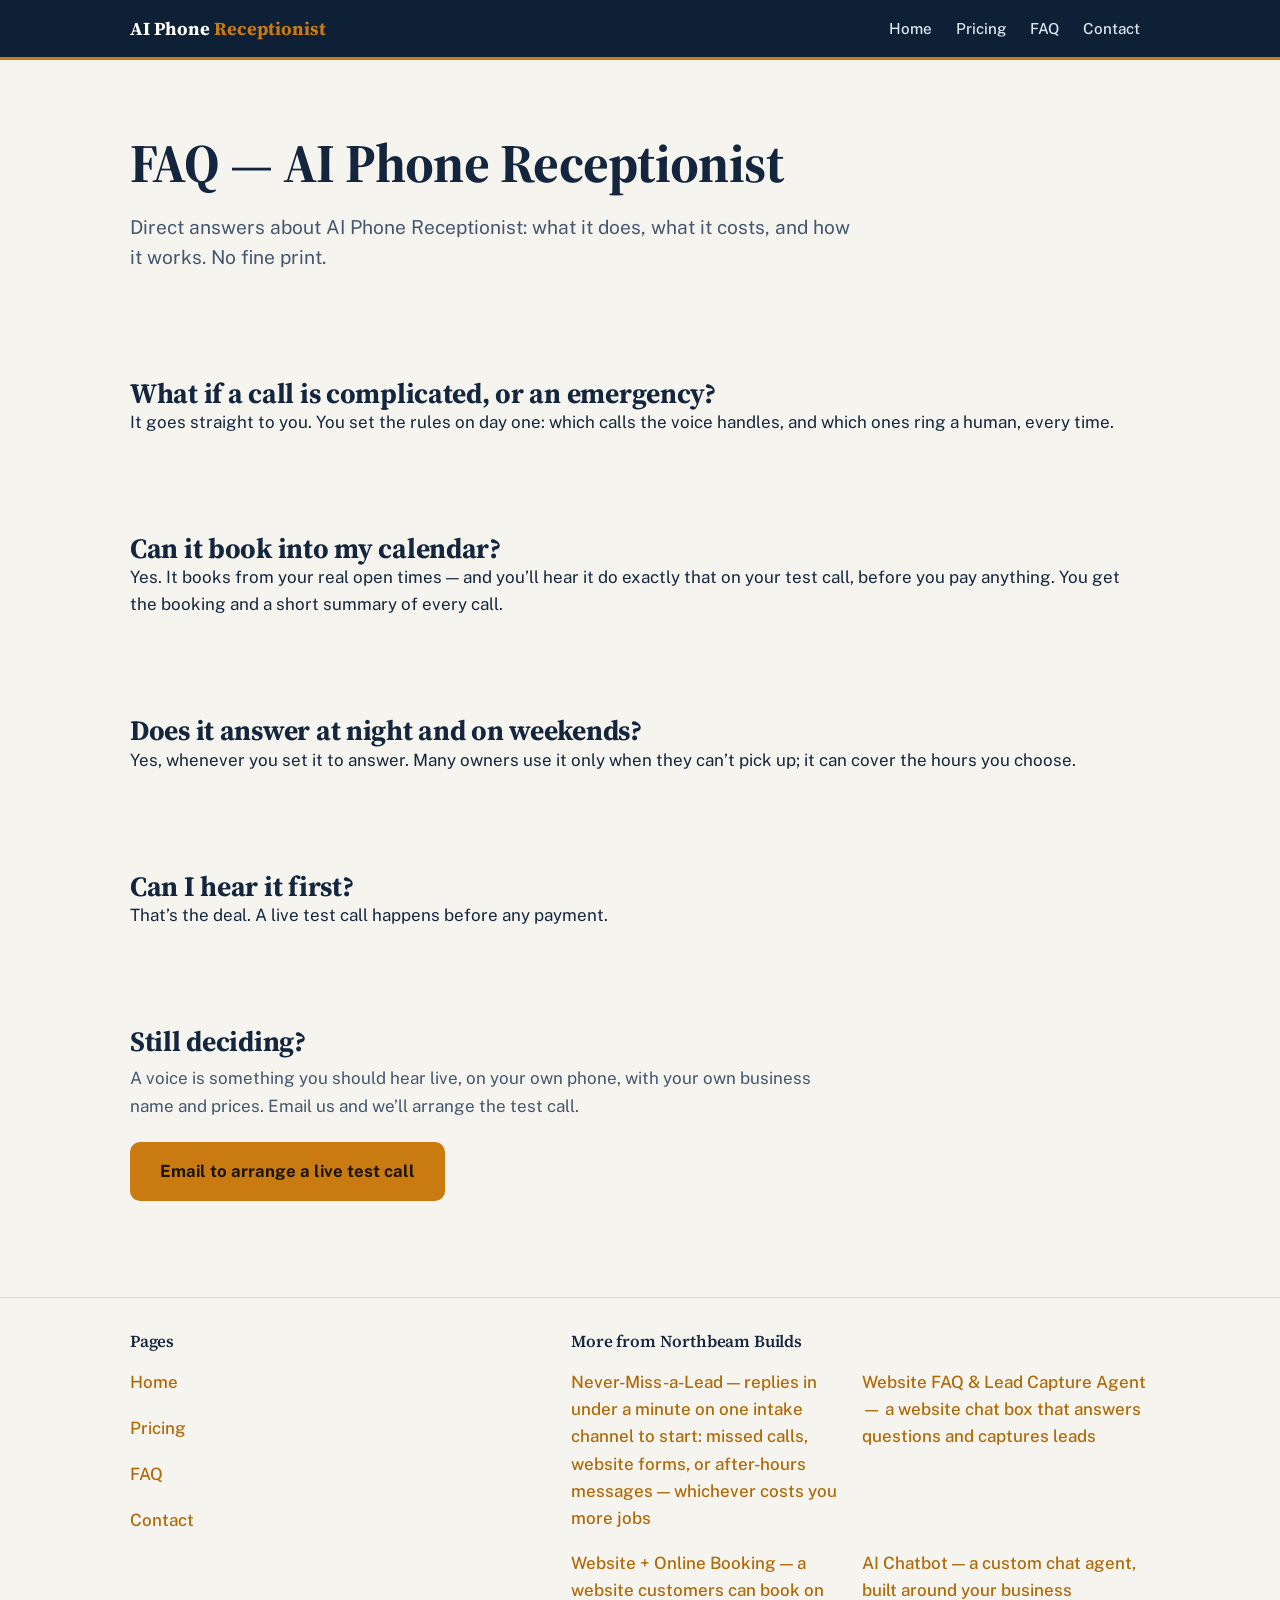
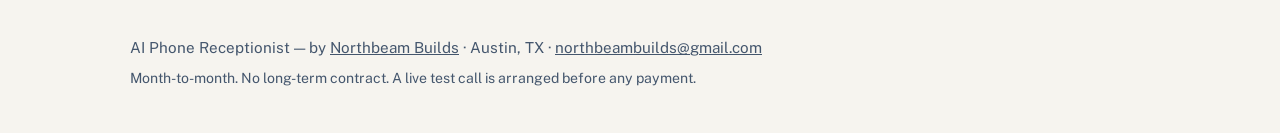
<file: faq/index.html>
<!doctype html>
<html lang="en">
  <head>
    <meta charset="utf-8" />
    <meta name="viewport" content="width=device-width, initial-scale=1, viewport-fit=cover" />
    <meta name="color-scheme" content="light dark" />
    <link rel="icon" href="data:," />
    <title>FAQ | AI Phone Receptionist</title>
    <meta name="description" content="Answers about the AI Phone Receptionist: emergencies and hard calls, booking into your calendar, nights and weekends, and hearing it before you pay." />
    <link rel="canonical" href="https://receptionist.northbeambuilds.com/faq/" />
    <meta property="og:title" content="FAQ | AI Phone Receptionist" />
    <meta property="og:description" content="Answers about the AI Phone Receptionist: emergencies and hard calls, booking into your calendar, nights and weekends, and hearing it before you pay." />
    <meta property="og:type" content="website" />
    <meta property="og:url" content="https://receptionist.northbeambuilds.com/faq/" />
    <meta name="twitter:card" content="summary" />
    <meta name="twitter:title" content="FAQ | AI Phone Receptionist" />
    <meta name="twitter:description" content="Answers about the AI Phone Receptionist: emergencies and hard calls, booking into your calendar, nights and weekends, and hearing it before you pay." />
    <meta name="twitter:url" content="https://receptionist.northbeambuilds.com/faq/" />
    <script type="application/ld+json">
{"@context": "https://schema.org", "@type": "SoftwareApplication", "name": "AI Phone Receptionist", "applicationCategory": "BusinessApplication", "operatingSystem": "Web", "description": "An AI voice that answers a business\u2019s phone calls, answers basic questions, and books appointments or takes a message when the owner can\u2019t pick up.", "offers": {"@type": "Offer", "priceCurrency": "USD", "price": "399", "priceSpecification": [{"@type": "UnitPriceSpecification", "price": "399", "priceCurrency": "USD", "name": "One-time setup"}, {"@type": "UnitPriceSpecification", "price": "199", "priceCurrency": "USD", "name": "Monthly service", "unitCode": "MON", "billingDuration": "P1M"}]}, "provider": {"@type": "Organization", "name": "Northbeam Builds", "email": "northbeambuilds@gmail.com", "address": {"@type": "PostalAddress", "addressLocality": "Austin", "addressRegion": "TX", "addressCountry": "US"}}}
    </script>
    <script type="application/ld+json">
{"@context": "https://schema.org", "@type": "FAQPage", "mainEntity": [{"@type": "Question", "name": "What if a call is complicated, or an emergency?", "acceptedAnswer": {"@type": "Answer", "text": "It goes straight to you. You set the rules on day one: which calls the voice handles, and which ones ring a human, every time."}}, {"@type": "Question", "name": "Can it book into my calendar?", "acceptedAnswer": {"@type": "Answer", "text": "Yes. It books from your real open times — and you’ll hear it do exactly that on your test call, before you pay anything. You get the booking and a short summary of every call."}}, {"@type": "Question", "name": "Does it answer at night and on weekends?", "acceptedAnswer": {"@type": "Answer", "text": "Yes, whenever you set it to answer. Many owners use it only when they can\u2019t pick up; it can cover the hours you choose."}}, {"@type": "Question", "name": "Can I hear it first?", "acceptedAnswer": {"@type": "Answer", "text": "That\u2019s the deal. A live test call happens before any payment."}}]}
    </script>
    <link rel="preconnect" href="https://fonts.googleapis.com" />
    <link rel="preconnect" href="https://fonts.gstatic.com" crossorigin />
    <link href="https://fonts.googleapis.com/css2?family=Source+Serif+4:opsz,wght@8..60,600;8..60,700&family=Public+Sans:wght@400;500;600;700&display=swap" rel="stylesheet" />
    <link rel="stylesheet" href="/assets/site.css" />
  </head>
  <body>
    <header class="topbar">
      <div class="wrap">
        <a class="wordmark" href="/">AI Phone <span>Receptionist</span></a>
        <button class="nav-toggle" type="button" aria-label="Open menu" aria-expanded="false" aria-controls="main-nav" id="nav-toggle">
          <span class="bars" aria-hidden="true"><span></span><span></span><span></span></span>
        </button>
        <nav class="topnav" id="main-nav" aria-label="Main site">
          <a href="/">Home</a>
          <a href="/pricing/">Pricing</a>
          <a href="/faq/">FAQ</a>
          <a href="/contact/">Contact</a>
        </nav>
      </div>
    </header>

    <main>
      <div class="wrap">
        <div class="hero">
          <h1>FAQ — AI Phone Receptionist</h1>
          <p class="purpose">Direct answers about AI Phone Receptionist: what it does, what it costs, and how it works. No fine print.</p>
        </div>
        <section aria-label="What if a call is complicated, or an emergency?">
          <h2>What if a call is complicated, or an emergency?</h2>
          <p>It goes straight to you. You set the rules on day one: which calls the voice handles, and which ones ring a human, every time.</p>
        </section>
        <section aria-label="Can it book into my calendar?">
          <h2>Can it book into my calendar?</h2>
          <p>Yes. It books from your real open times — and you’ll hear it do exactly that on your test call, before you pay anything. You get the booking and a short summary of every call.</p>
        </section>
        <section aria-label="Does it answer at night and on weekends?">
          <h2>Does it answer at night and on weekends?</h2>
          <p>Yes, whenever you set it to answer. Many owners use it only when they can’t pick up; it can cover the hours you choose.</p>
        </section>
        <section aria-label="Can I hear it first?">
          <h2>Can I hear it first?</h2>
          <p>That’s the deal. A live test call happens before any payment.</p>
        </section>
        <section aria-label="Get started">
          <div class="section-head">
            <h2>Still deciding?</h2>
            <p>A voice is something you should hear live, on your own phone, with your own business name and prices. Email us and we’ll arrange the test call.</p>
          </div>
          <div class="cta-row">
            <a class="btn" href="mailto:northbeambuilds@gmail.com?subject=AI Phone Receptionist — live test call">Email to arrange a live test call</a>
          </div>
        </section>
      </div>
    </main>
    <footer>
      <div class="wrap">
        <div class="footer-grid">
          <nav aria-label="Site pages">
            <h3>Pages</h3>
            <ul class="sitemap-list">
              <li><a href="/">Home</a></li>
              <li><a href="/pricing/">Pricing</a></li>
              <li><a href="/faq/">FAQ</a></li>
              <li><a href="/contact/">Contact</a></li>
            </ul>
          </nav>
          <nav aria-label="More from Northbeam Builds">
            <h3>More from Northbeam Builds</h3>
            <ul class="tool-list">
              <li><a href="https://nevermiss.northbeambuilds.com/">Never-Miss-a-Lead — replies in under a minute on one intake channel to start: missed calls, website forms, or after-hours messages — whichever costs you more jobs</a></li>
              <li><a href="https://faqagent.northbeambuilds.com/">Website FAQ & Lead Capture Agent — a website chat box that answers questions and captures leads</a></li>
              <li><a href="https://booking.northbeambuilds.com/">Website + Online Booking — a website customers can book on</a></li>
              <li><a href="https://chatbot.northbeambuilds.com/">AI Chatbot — a custom chat agent, built around your business</a></li>
            </ul>
          </nav>
        </div>
        <p class="footer-line">AI Phone Receptionist — by <a href="https://northbeambuilds.com">Northbeam Builds</a> · Austin, TX · <a href="mailto:northbeambuilds@gmail.com">northbeambuilds@gmail.com</a></p>
        <p class="footer-small">Month-to-month. No long-term contract. A live test call is arranged before any payment.</p>
      </div>
    </footer>
    <script src="/assets/site.js"></script>
  </body>
</html>
</file>
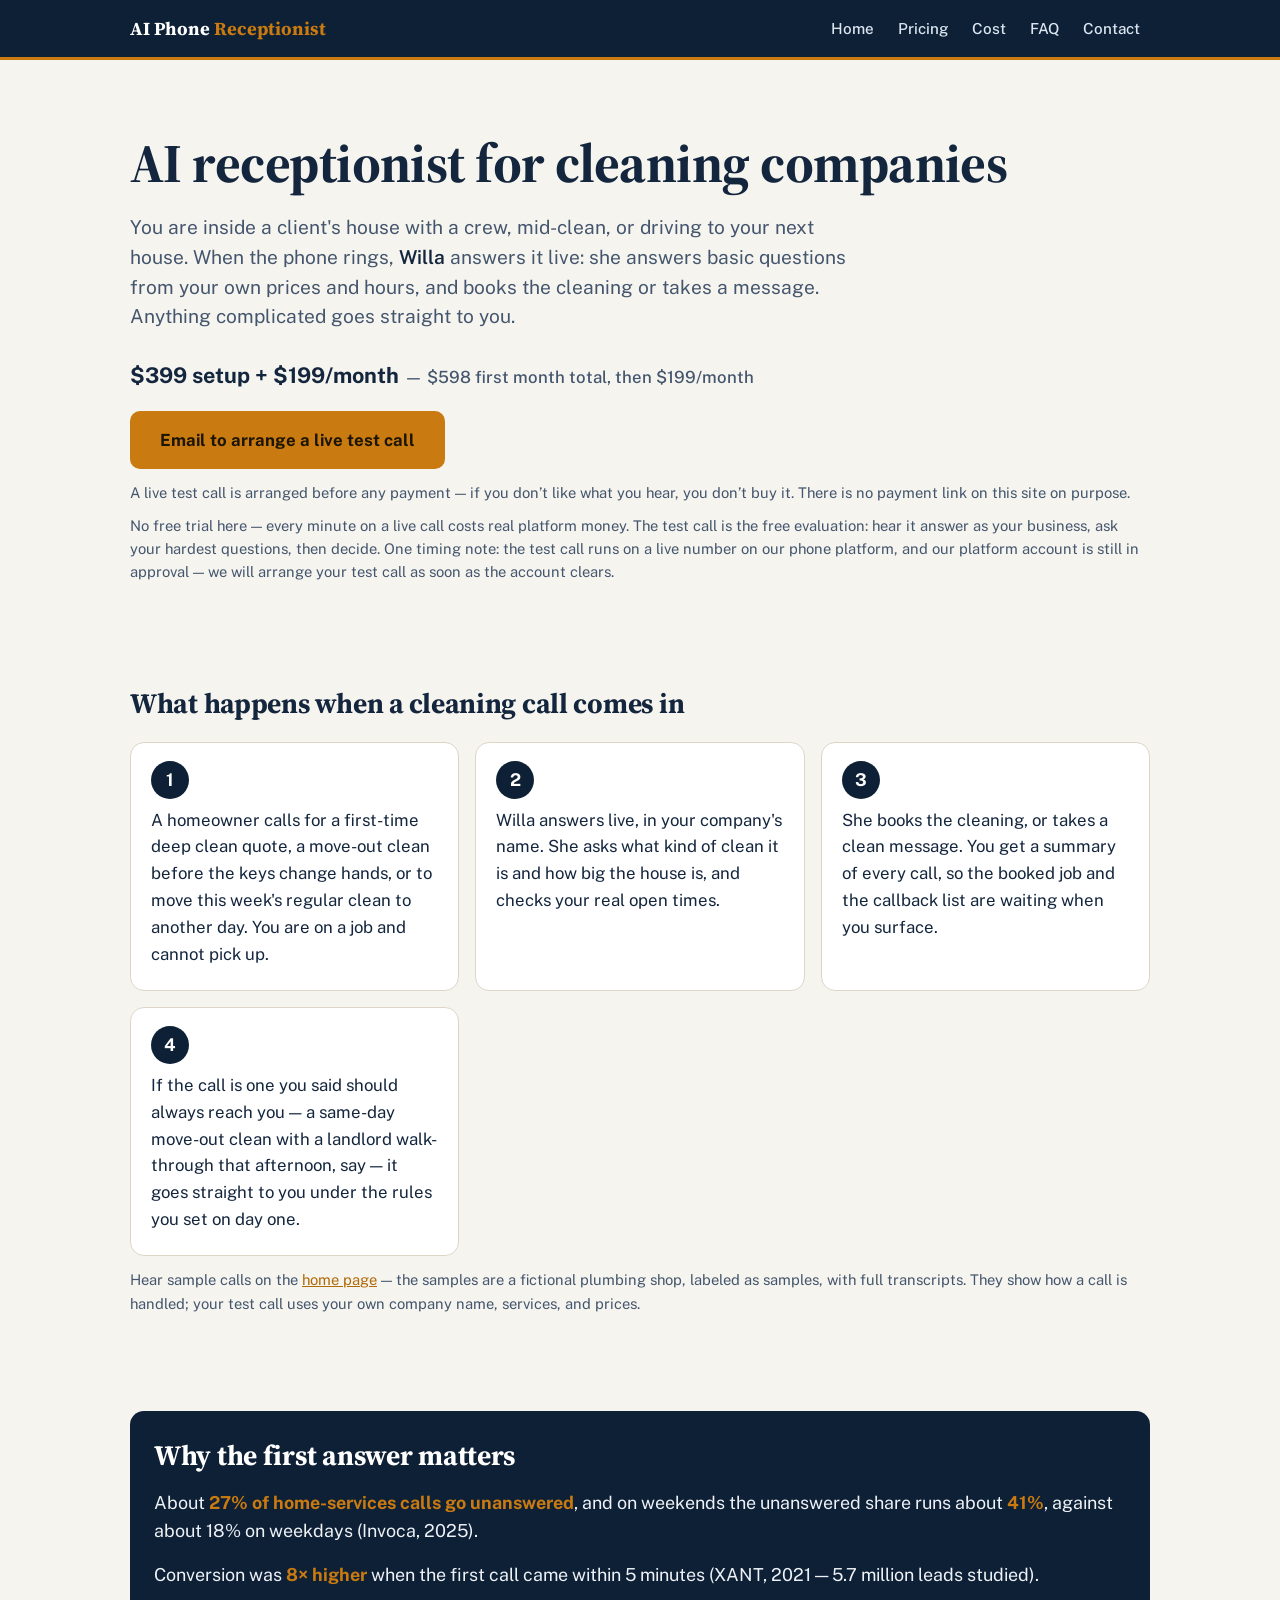
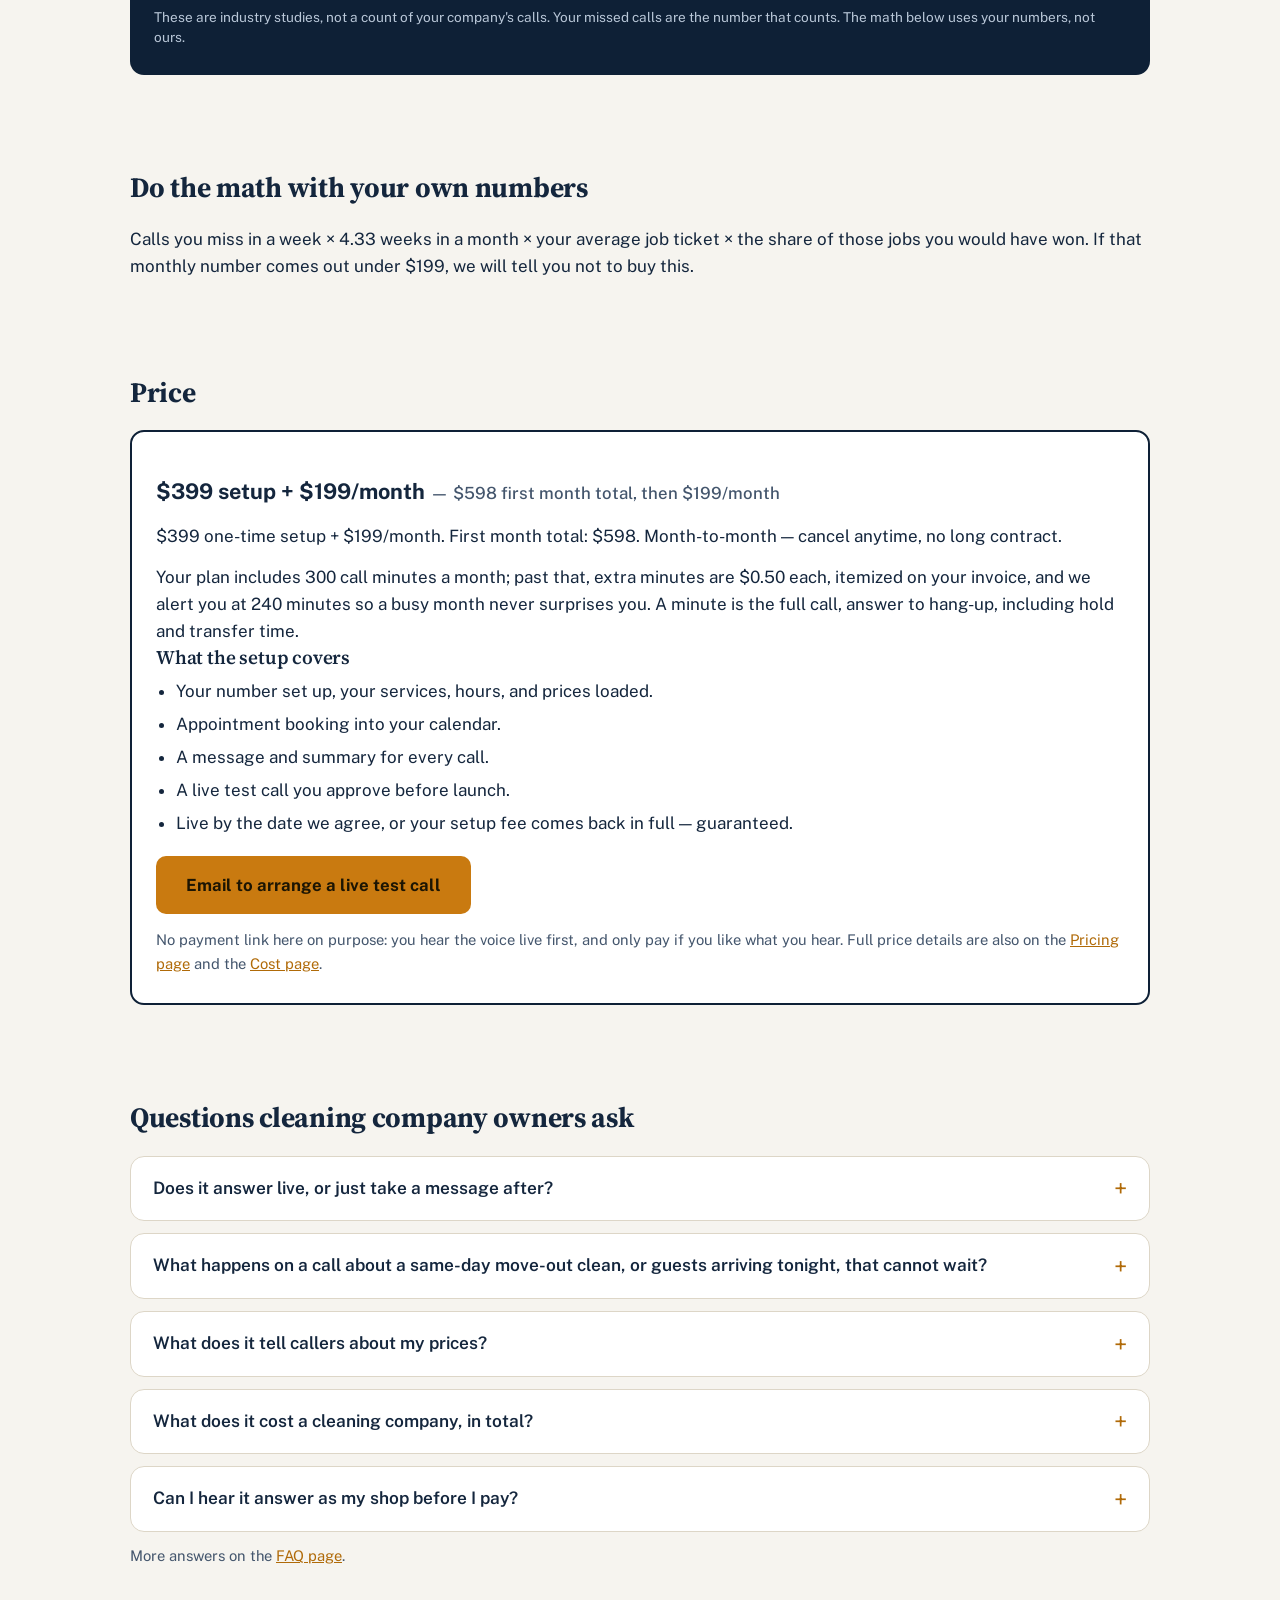
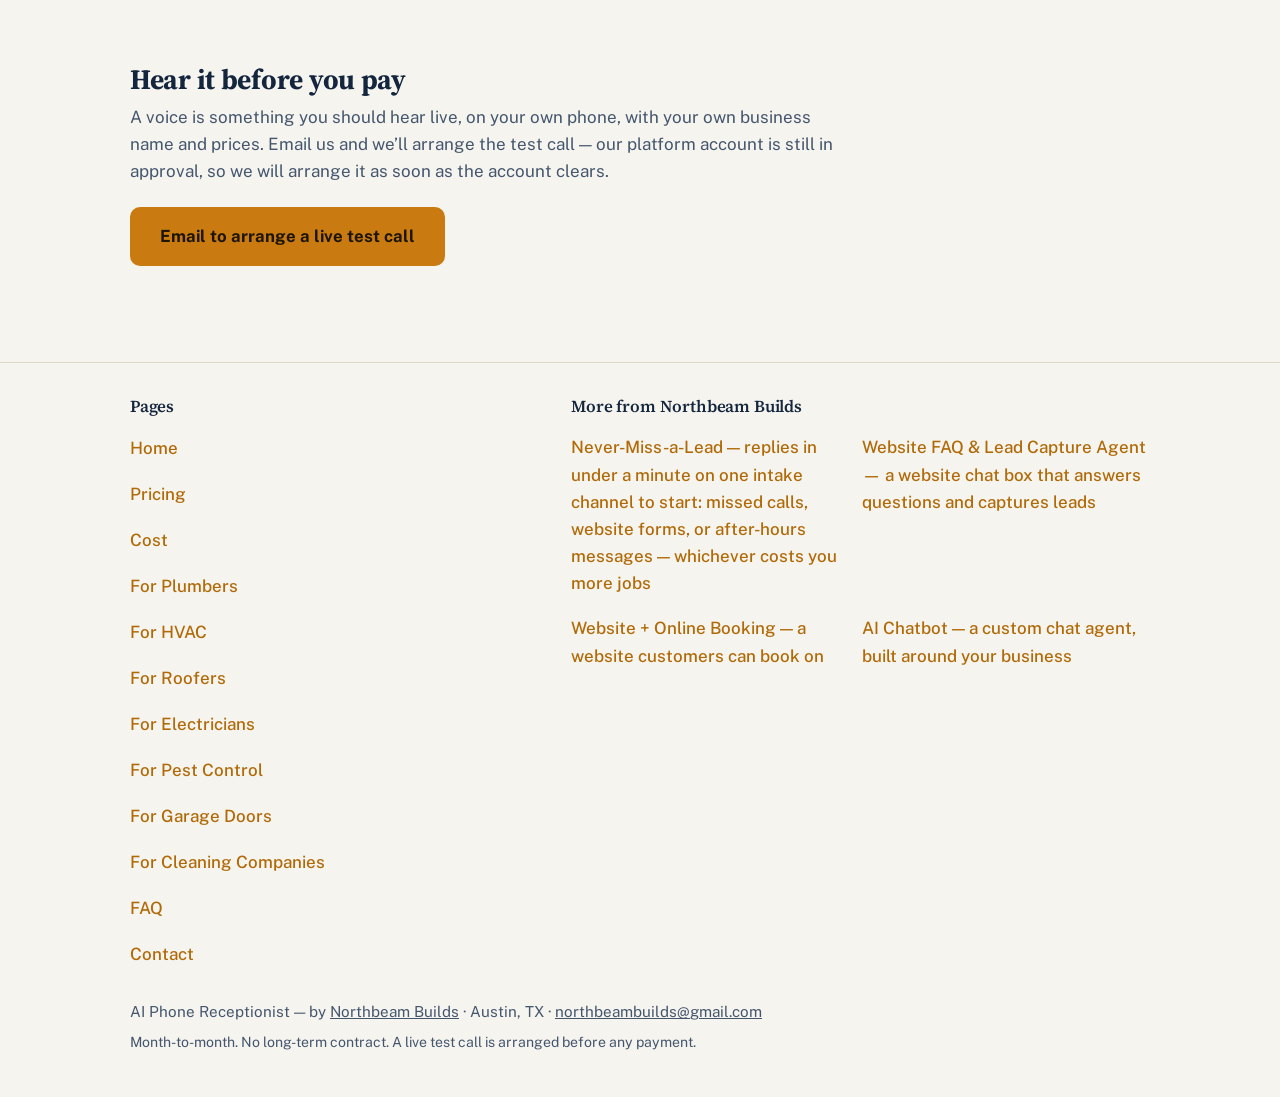
<file: for-cleaning/index.html>
<!doctype html>
<html lang="en">
  <head>
    <meta charset="utf-8" />
    <meta name="viewport" content="width=device-width, initial-scale=1, viewport-fit=cover" />
    <meta name="color-scheme" content="light dark" />
    <link rel="icon" href="data:," />
    <title>AI Receptionist for Cleaning Companies | AI Phone Receptionist</title>
    <meta name="description" content="An AI receptionist for cleaning companies: answers live when you can't pick up, cleanings booked, messages taken. $399 setup + $199/month." />
    <link rel="canonical" href="https://receptionist.northbeambuilds.com/for-cleaning/" />
    <meta property="og:title" content="AI Receptionist for Cleaning Companies | AI Phone Receptionist" />
    <meta property="og:description" content="An AI receptionist for cleaning companies: answers live when you can't pick up, cleanings booked, messages taken. $399 setup + $199/month." />
    <meta property="og:type" content="website" />
    <meta property="og:url" content="https://receptionist.northbeambuilds.com/for-cleaning/" />
    <meta name="twitter:card" content="summary" />
    <meta name="twitter:title" content="AI Receptionist for Cleaning Companies | AI Phone Receptionist" />
    <meta name="twitter:description" content="An AI receptionist for cleaning companies: answers live when you can't pick up, cleanings booked, messages taken. $399 setup + $199/month." />
    <meta name="twitter:url" content="https://receptionist.northbeambuilds.com/for-cleaning/" />
    <script type="application/ld+json">
{"@context": "https://schema.org", "@type": "FAQPage", "mainEntity": [{"@type": "Question", "name": "Does it answer live, or just take a message after?", "acceptedAnswer": {"@type": "Answer", "text": "It answers live, by voice, when you cannot pick up. It answers basic questions from your own services, hours, and prices, books the cleaning from your real open times, or takes a message with a summary sent to you."}}, {"@type": "Question", "name": "What happens on a call about a same-day move-out clean, or guests arriving tonight, that cannot wait?", "acceptedAnswer": {"@type": "Answer", "text": "You set the rules on day one: which calls the voice handles, and which ones go straight to you, every time. A caller who needs a move-out clean finished before the keys change hands, who has guests arriving tonight, or anything complicated goes where your rules say. The voice does not dispatch your crews."}}, {"@type": "Question", "name": "What does it tell callers about my prices?", "acceptedAnswer": {"@type": "Answer", "text": "Only the prices you give us, loaded the way you say them. If a caller asks for a number it does not have, it does not guess. It takes the question and the caller's number, and you call back with the real number."}}, {"@type": "Question", "name": "What does it cost a cleaning company, in total?", "acceptedAnswer": {"@type": "Answer", "text": "$399 to set it up, then $199 a month. The first month is $598 total. Month-to-month, no long contract. Your plan includes 300 call minutes a month; past that, extra minutes are $0.50 each, itemized on your invoice, and we alert you at 240 minutes."}}, {"@type": "Question", "name": "Can I hear it answer as my shop before I pay?", "acceptedAnswer": {"@type": "Answer", "text": "Yes. A live test call is arranged before any payment, with your company's name, services, and prices. One timing note: the test call runs on a live number on our phone platform, and our platform account is still in approval, so we will arrange your test call as soon as the account clears."}}]}
    </script>
    <link rel="preconnect" href="https://fonts.googleapis.com" />
    <link rel="preconnect" href="https://fonts.gstatic.com" crossorigin />
    <link href="https://fonts.googleapis.com/css2?family=Source+Serif+4:opsz,wght@8..60,600;8..60,700&family=Public+Sans:wght@400;500;600;700&display=swap" rel="stylesheet" />
    <link rel="stylesheet" href="/assets/site.css" />
  </head>
  <body>
    <header class="topbar">
      <div class="wrap">
        <a class="wordmark" href="/">AI Phone <span>Receptionist</span></a>
        <button class="nav-toggle" type="button" aria-label="Open menu" aria-expanded="false" aria-controls="main-nav" id="nav-toggle">
          <span class="bars" aria-hidden="true"><span></span><span></span><span></span></span>
        </button>
        <nav class="topnav" id="main-nav" aria-label="Main site">
          <a href="/">Home</a>
          <a href="/pricing/">Pricing</a>
          <a href="/cost/">Cost</a>
          <a href="/faq/">FAQ</a>
          <a href="/contact/">Contact</a>
        </nav>
      </div>
    </header>

    <main>
      <div class="wrap">
        <div class="hero">
          <h1>AI receptionist for cleaning companies</h1>
          <p class="purpose">You are inside a client's house with a crew, mid-clean, or driving to your next house. When the phone rings, <strong>Willa</strong> answers it live: she answers basic questions from your own prices and hours, and books the cleaning or takes a message. Anything complicated goes straight to you.</p>
          <p class="price-line">$399 setup + $199/month <span class="per">— $598 first month total, then $199/month</span></p>
          <div class="cta-row">
            <a class="btn" href="mailto:northbeambuilds@gmail.com?subject=AI Phone Receptionist for Cleaning — live test call">Email to arrange a live test call</a>
          </div>
          <p class="buy-note">A live test call is arranged before any payment — if you don’t like what you hear, you don’t buy it. There is no payment link on this site on purpose.</p>
          <p class="trial-note">No free trial here — every minute on a live call costs real platform money. The test call is the free evaluation: hear it answer as your business, ask your hardest questions, then decide. One timing note: the test call runs on a live number on our phone platform, and our platform account is still in approval — we will arrange your test call as soon as the account clears.</p>
        </div>

        <section aria-labelledby="how-heading">
          <div class="section-head">
            <h2 id="how-heading">What happens when a cleaning call comes in</h2>
          </div>
          <ol class="steps">
            <li><p>A homeowner calls for a first-time deep clean quote, a move-out clean before the keys change hands, or to move this week's regular clean to another day. You are on a job and cannot pick up.</p></li>
            <li><p>Willa answers live, in your company's name. She asks what kind of clean it is and how big the house is, and checks your real open times.</p></li>
            <li><p>She books the cleaning, or takes a clean message. You get a summary of every call, so the booked job and the callback list are waiting when you surface.</p></li>
            <li><p>If the call is one you said should always reach you — a same-day move-out clean with a landlord walk-through that afternoon, say — it goes straight to you under the rules you set on day one.</p></li>
          </ol>
          <p class="buy-note">Hear sample calls on the <a href="/">home page</a> — the samples are a fictional plumbing shop, labeled as samples, with full transcripts. They show how a call is handled; your test call uses your own company name, services, and prices.</p>
        </section>

        <section aria-labelledby="numbers-heading">
          <div class="numbers">
            <h2 id="numbers-heading">Why the first answer matters</h2>
            <p class="stat">About <strong>27% of home-services calls go unanswered</strong>, and on weekends the unanswered share runs about <strong>41%</strong>, against about 18% on weekdays (Invoca, 2025).</p>
            <p class="stat">Conversion was <strong>8× higher</strong> when the first call came within 5 minutes (XANT, 2021 — 5.7 million leads studied).</p>
            <p class="caveat">These are industry studies, not a count of your company's calls. Your missed calls are the number that counts. The math below uses your numbers, not ours.</p>
          </div>
        </section>

        <section aria-labelledby="math-heading">
          <div class="section-head">
            <h2 id="math-heading">Do the math with your own numbers</h2>
          </div>
          <p>Calls you miss in a week × 4.33 weeks in a month × your average job ticket × the share of those jobs you would have won. If that monthly number comes out under $199, we will tell you not to buy this.</p>
        </section>

        <section aria-labelledby="price-heading">
          <div class="section-head">
            <h2 id="price-heading">Price</h2>
          </div>
          <div class="price-box">
            <p class="price-line">$399 setup + $199/month <span class="per">— $598 first month total, then $199/month</span></p>
            <p>$399 one-time setup + $199/month. First month total: $598. Month-to-month — cancel anytime, no long contract.</p>
            <p>Your plan includes 300 call minutes a month; past that, extra minutes are $0.50 each, itemized on your invoice, and we alert you at 240 minutes so a busy month never surprises you. A minute is the full call, answer to hang-up, including hold and transfer time.</p>
            <h3>What the setup covers</h3>
            <ul>
              <li>Your number set up, your services, hours, and prices loaded.</li>
              <li>Appointment booking into your calendar.</li>
              <li>A message and summary for every call.</li>
              <li>A live test call you approve before launch.</li>
              <li>Live by the date we agree, or your setup fee comes back in full — guaranteed.</li>
            </ul>
            <div class="cta-row">
              <a class="btn" href="mailto:northbeambuilds@gmail.com?subject=AI Phone Receptionist for Cleaning — live test call">Email to arrange a live test call</a>
            </div>
            <p class="buy-note">No payment link here on purpose: you hear the voice live first, and only pay if you like what you hear. Full price details are also on the <a href="/pricing/">Pricing page</a> and the <a href="/cost/">Cost page</a>.</p>
          </div>
        </section>

        <section aria-labelledby="faq-heading">
          <div class="section-head">
            <h2 id="faq-heading">Questions cleaning company owners ask</h2>
          </div>
          <div class="faq">
            <details>
              <summary>Does it answer live, or just take a message after?</summary>
              <p>It answers live, by voice, when you cannot pick up. It answers basic questions from your own services, hours, and prices, books the cleaning from your real open times, or takes a message with a summary sent to you.</p>
            </details>
            <details>
              <summary>What happens on a call about a same-day move-out clean, or guests arriving tonight, that cannot wait?</summary>
              <p>You set the rules on day one: which calls the voice handles, and which ones go straight to you, every time. A caller who needs a move-out clean finished before the keys change hands, who has guests arriving tonight, or anything complicated goes where your rules say. The voice does not dispatch your crews.</p>
            </details>
            <details>
              <summary>What does it tell callers about my prices?</summary>
              <p>Only the prices you give us, loaded the way you say them. If a caller asks for a number it does not have, it does not guess. It takes the question and the caller's number, and you call back with the real number.</p>
            </details>
            <details>
              <summary>What does it cost a cleaning company, in total?</summary>
              <p>$399 to set it up, then $199 a month. The first month is $598 total. Month-to-month, no long contract. Your plan includes 300 call minutes a month; past that, extra minutes are $0.50 each, itemized on your invoice, and we alert you at 240 minutes.</p>
            </details>
            <details>
              <summary>Can I hear it answer as my shop before I pay?</summary>
              <p>Yes. A live test call is arranged before any payment, with your company's name, services, and prices. One timing note: the test call runs on a live number on our phone platform, and our platform account is still in approval, so we will arrange your test call as soon as the account clears.</p>
            </details>
          </div>
          <p class="buy-note">More answers on the <a href="/faq/">FAQ page</a>.</p>
        </section>

        <section aria-label="Get started">
          <div class="section-head">
            <h2>Hear it before you pay</h2>
            <p>A voice is something you should hear live, on your own phone, with your own business name and prices. Email us and we’ll arrange the test call — our platform account is still in approval, so we will arrange it as soon as the account clears.</p>
          </div>
          <div class="cta-row">
            <a class="btn" href="mailto:northbeambuilds@gmail.com?subject=AI Phone Receptionist for Cleaning — live test call">Email to arrange a live test call</a>
          </div>
        </section>
      </div>
    </main>
    <footer>
      <div class="wrap">
        <div class="footer-grid">
          <nav aria-label="Site pages">
            <h3>Pages</h3>
            <ul class="sitemap-list">
              <li><a href="/">Home</a></li>
              <li><a href="/pricing/">Pricing</a></li>
              <li><a href="/cost/">Cost</a></li>
              <li><a href="/for-plumbers/">For Plumbers</a></li>
              <li><a href="/for-hvac/">For HVAC</a></li>
              <li><a href="/for-roofers/">For Roofers</a></li>
              <li><a href="/for-electricians/">For Electricians</a></li>
              <li><a href="/for-pest-control/">For Pest Control</a></li>
              <li><a href="/for-garage-doors/">For Garage Doors</a></li>
              <li><a href="/for-cleaning/">For Cleaning Companies</a></li>
              <li><a href="/faq/">FAQ</a></li>
              <li><a href="/contact/">Contact</a></li>
            </ul>
          </nav>
          <nav aria-label="More from Northbeam Builds">
            <h3>More from Northbeam Builds</h3>
            <ul class="tool-list">
              <li><a href="https://nevermiss.northbeambuilds.com/">Never-Miss-a-Lead — replies in under a minute on one intake channel to start: missed calls, website forms, or after-hours messages — whichever costs you more jobs</a></li>
              <li><a href="https://faqagent.northbeambuilds.com/">Website FAQ &amp; Lead Capture Agent — a website chat box that answers questions and captures leads</a></li>
              <li><a href="https://booking.northbeambuilds.com/">Website + Online Booking — a website customers can book on</a></li>
              <li><a href="https://chatbot.northbeambuilds.com/">AI Chatbot — a custom chat agent, built around your business</a></li>
            </ul>
          </nav>
        </div>
        <p class="footer-line">AI Phone Receptionist — by <a href="https://northbeambuilds.com">Northbeam Builds</a> · Austin, TX · <a href="mailto:northbeambuilds@gmail.com">northbeambuilds@gmail.com</a></p>
        <p class="footer-small">Month-to-month. No long-term contract. A live test call is arranged before any payment.</p>
      </div>
    </footer>
    <script src="/assets/site.js"></script>
  </body>
</html>
</file>
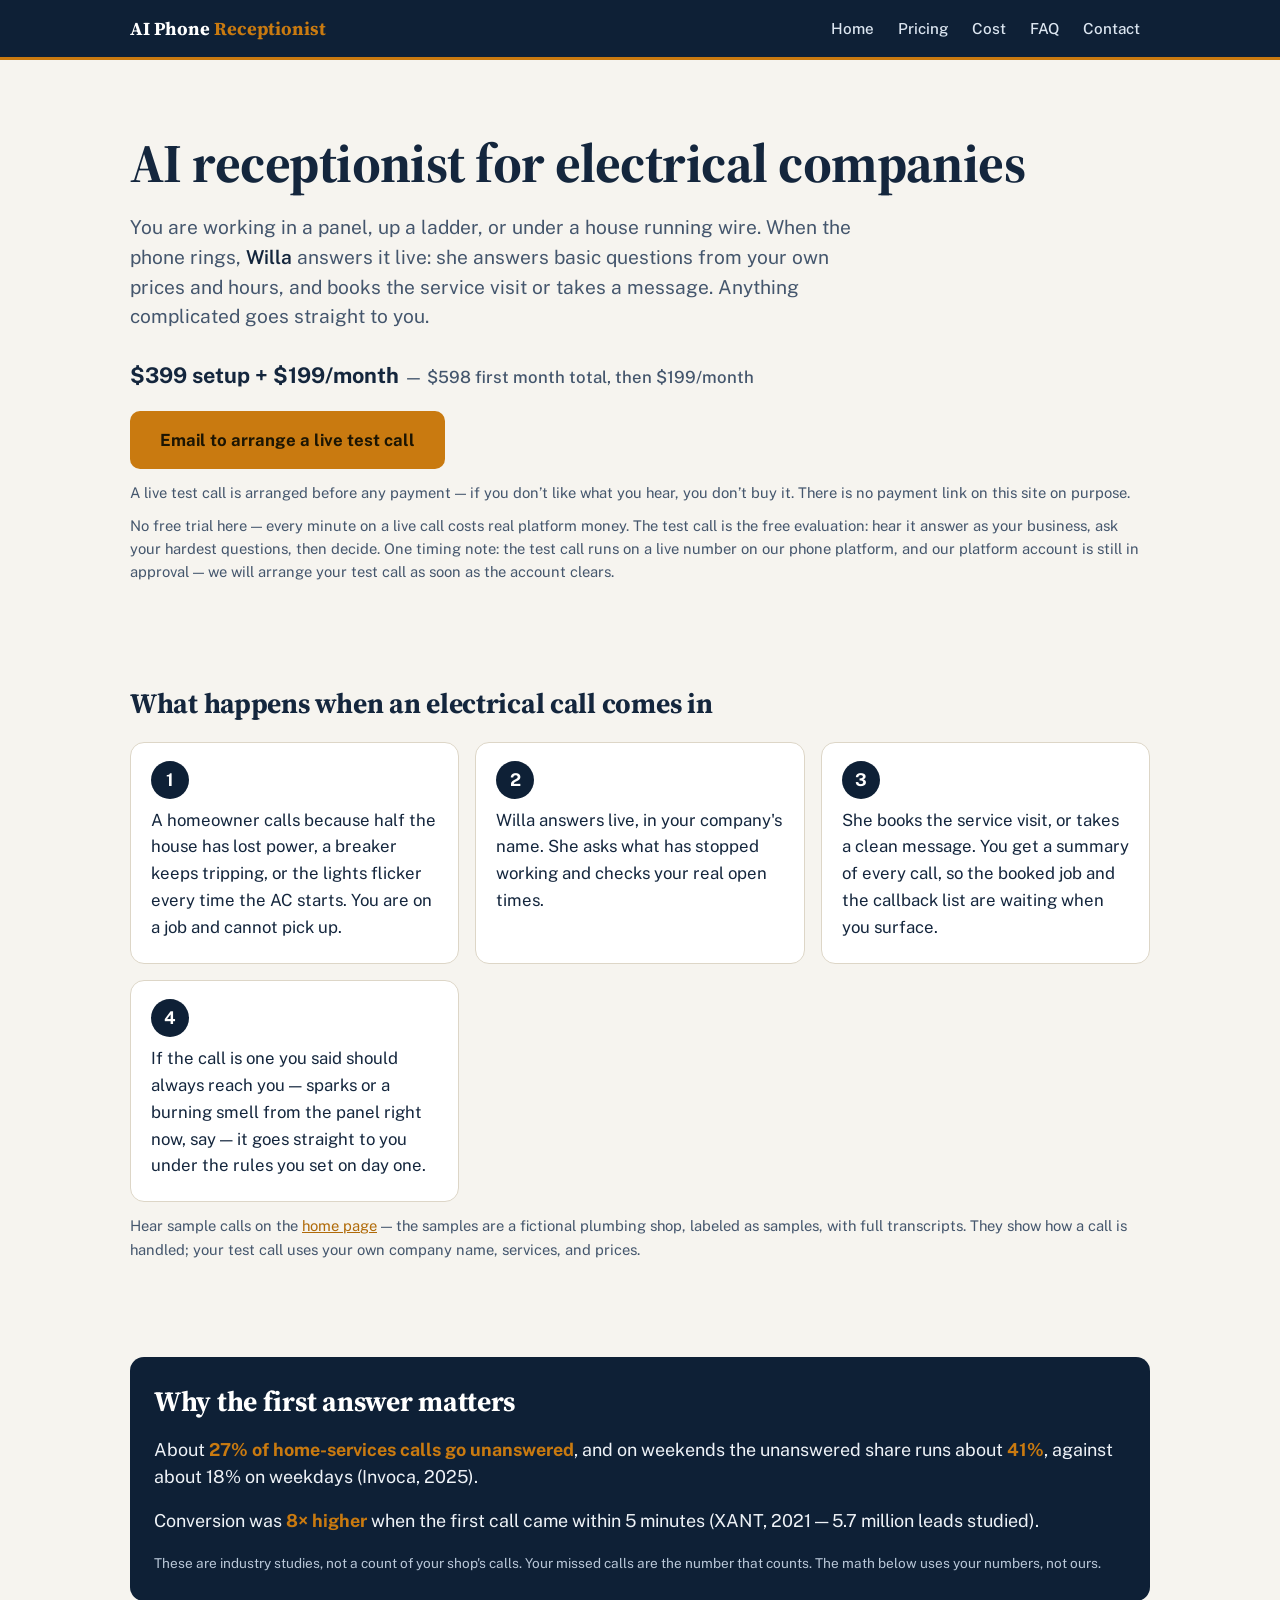
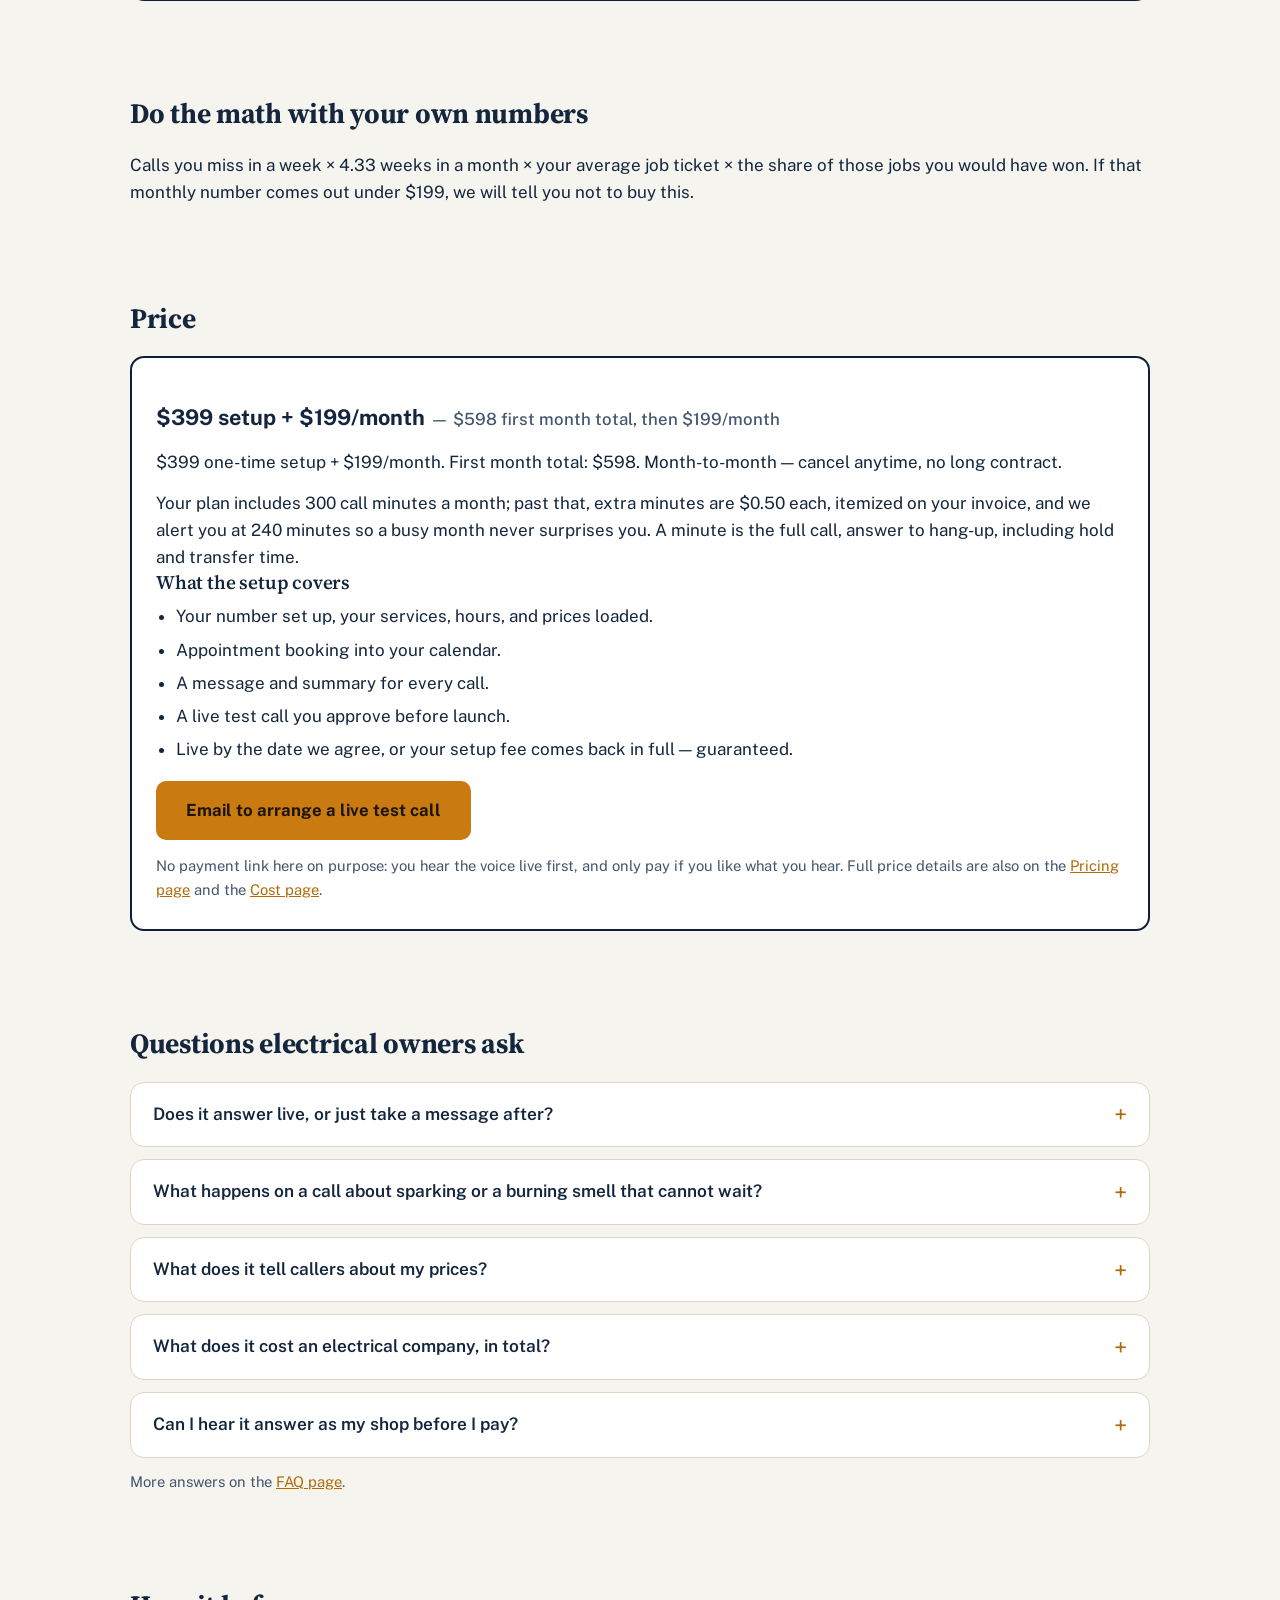
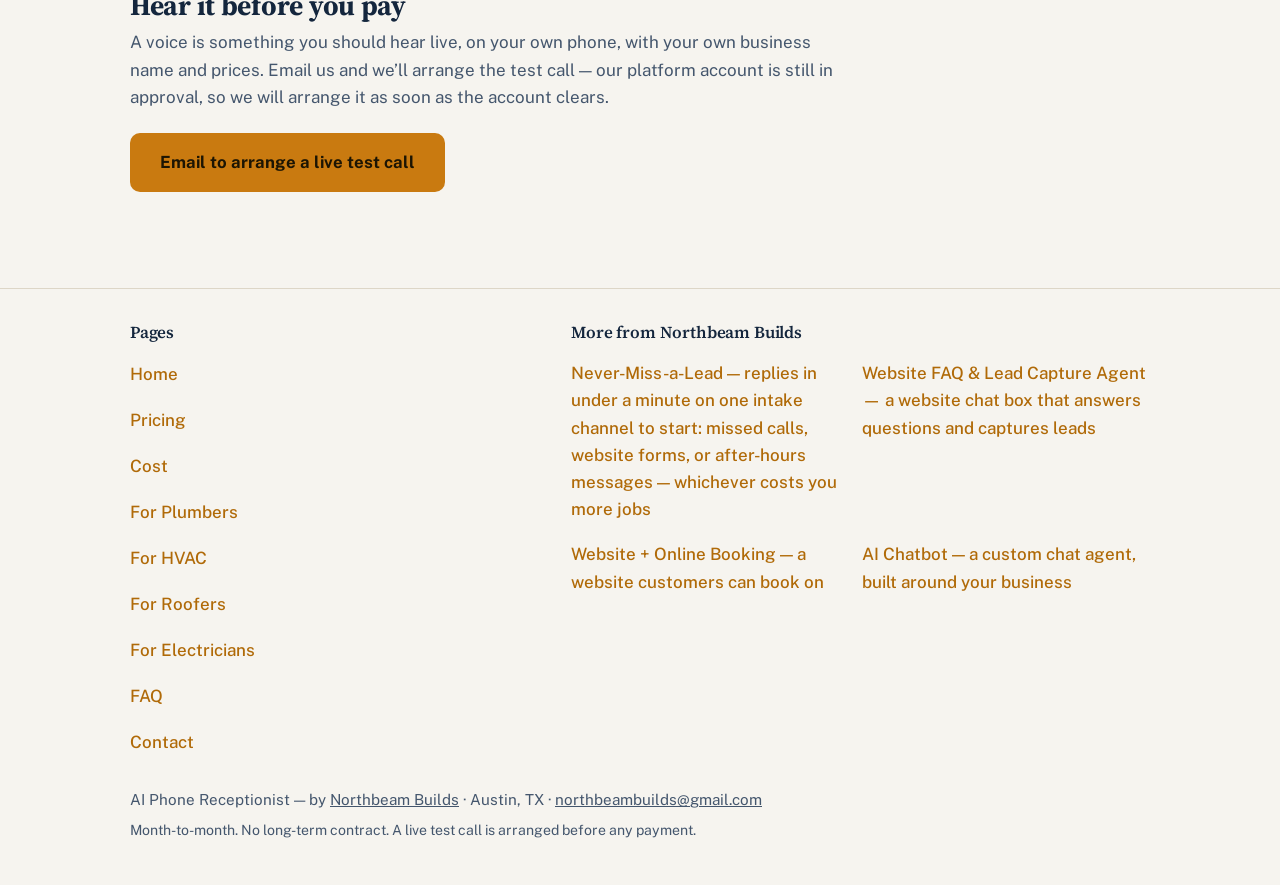
<file: for-electricians/index.html>
<!doctype html>
<html lang="en">
  <head>
    <meta charset="utf-8" />
    <meta name="viewport" content="width=device-width, initial-scale=1, viewport-fit=cover" />
    <meta name="color-scheme" content="light dark" />
    <link rel="icon" href="data:," />
    <title>AI Receptionist for Electrical Companies | AI Phone Receptionist</title>
    <meta name="description" content="An AI receptionist for electrical companies: answers live when you can't pick up, basic questions handled, jobs booked, messages taken. $399 setup + $199/month." />
    <link rel="canonical" href="https://receptionist.northbeambuilds.com/for-electricians/" />
    <meta property="og:title" content="AI Receptionist for Electrical Companies | AI Phone Receptionist" />
    <meta property="og:description" content="An AI receptionist for electrical companies: answers live when you can't pick up, basic questions handled, jobs booked, messages taken. $399 setup + $199/month." />
    <meta property="og:type" content="website" />
    <meta property="og:url" content="https://receptionist.northbeambuilds.com/for-electricians/" />
    <meta name="twitter:card" content="summary" />
    <meta name="twitter:title" content="AI Receptionist for Electrical Companies | AI Phone Receptionist" />
    <meta name="twitter:description" content="Every call answered live while you are working in a panel. Service visits booked from your real open times, or a clean message taken. $399 setup + $199/month, $598 first month." />
    <meta name="twitter:url" content="https://receptionist.northbeambuilds.com/for-electricians/" />
    <script type="application/ld+json">
{"@context": "https://schema.org", "@type": "FAQPage", "mainEntity": [{"@type": "Question", "name": "Does it answer live, or just take a message after?", "acceptedAnswer": {"@type": "Answer", "text": "It answers live, by voice, when you cannot pick up. It answers basic questions from your own services, hours, and prices, books the job from your real open times, or takes a message with a summary sent to you."}}, {"@type": "Question", "name": "What happens on a call about sparking or a burning smell that cannot wait?", "acceptedAnswer": {"@type": "Answer", "text": "You set the rules on day one: which calls the voice handles, and which ones go straight to you, every time. A caller with sparks from an outlet, a burning smell from the panel, or anything complicated goes where your rules say. The voice does not dispatch your electricians."}}, {"@type": "Question", "name": "What does it tell callers about my prices?", "acceptedAnswer": {"@type": "Answer", "text": "Only the prices you give us, loaded the way you say them. If a caller asks for a number it does not have, it does not guess. It takes the question and the caller's number, and you call back with the real number."}}, {"@type": "Question", "name": "What does it cost an electrical company, in total?", "acceptedAnswer": {"@type": "Answer", "text": "$399 to set it up, then $199 a month. The first month is $598 total. Month-to-month, no long contract. Your plan includes 300 call minutes a month; past that, extra minutes are $0.50 each, itemized on your invoice, and we alert you at 240 minutes."}}, {"@type": "Question", "name": "Can I hear it answer as my shop before I pay?", "acceptedAnswer": {"@type": "Answer", "text": "Yes. A live test call is arranged before any payment, with your company's name, services, and prices. One timing note: the test call runs on a live number on our phone platform, and our platform account is still in approval, so we will arrange your test call as soon as the account clears."}}]}
    </script>
    <link rel="preconnect" href="https://fonts.googleapis.com" />
    <link rel="preconnect" href="https://fonts.gstatic.com" crossorigin />
    <link href="https://fonts.googleapis.com/css2?family=Source+Serif+4:opsz,wght@8..60,600;8..60,700&family=Public+Sans:wght@400;500;600;700&display=swap" rel="stylesheet" />
    <link rel="stylesheet" href="/assets/site.css" />
  </head>
  <body>
    <header class="topbar">
      <div class="wrap">
        <a class="wordmark" href="/">AI Phone <span>Receptionist</span></a>
        <button class="nav-toggle" type="button" aria-label="Open menu" aria-expanded="false" aria-controls="main-nav" id="nav-toggle">
          <span class="bars" aria-hidden="true"><span></span><span></span><span></span></span>
        </button>
        <nav class="topnav" id="main-nav" aria-label="Main site">
          <a href="/">Home</a>
          <a href="/pricing/">Pricing</a>
          <a href="/cost/">Cost</a>
          <a href="/faq/">FAQ</a>
          <a href="/contact/">Contact</a>
        </nav>
      </div>
    </header>

    <main>
      <div class="wrap">
        <div class="hero">
          <h1>AI receptionist for electrical companies</h1>
          <p class="purpose">You are working in a panel, up a ladder, or under a house running wire. When the phone rings, <strong>Willa</strong> answers it live: she answers basic questions from your own prices and hours, and books the service visit or takes a message. Anything complicated goes straight to you.</p>
          <p class="price-line">$399 setup + $199/month <span class="per">— $598 first month total, then $199/month</span></p>
          <div class="cta-row">
            <a class="btn" href="mailto:northbeambuilds@gmail.com?subject=AI Phone Receptionist for Electrical — live test call">Email to arrange a live test call</a>
          </div>
          <p class="buy-note">A live test call is arranged before any payment — if you don’t like what you hear, you don’t buy it. There is no payment link on this site on purpose.</p>
          <p class="trial-note">No free trial here — every minute on a live call costs real platform money. The test call is the free evaluation: hear it answer as your business, ask your hardest questions, then decide. One timing note: the test call runs on a live number on our phone platform, and our platform account is still in approval — we will arrange your test call as soon as the account clears.</p>
        </div>

        <section aria-labelledby="how-heading">
          <div class="section-head">
            <h2 id="how-heading">What happens when an electrical call comes in</h2>
          </div>
          <ol class="steps">
            <li><p>A homeowner calls because half the house has lost power, a breaker keeps tripping, or the lights flicker every time the AC starts. You are on a job and cannot pick up.</p></li>
            <li><p>Willa answers live, in your company's name. She asks what has stopped working and checks your real open times.</p></li>
            <li><p>She books the service visit, or takes a clean message. You get a summary of every call, so the booked job and the callback list are waiting when you surface.</p></li>
            <li><p>If the call is one you said should always reach you — sparks or a burning smell from the panel right now, say — it goes straight to you under the rules you set on day one.</p></li>
          </ol>
          <p class="buy-note">Hear sample calls on the <a href="/">home page</a> — the samples are a fictional plumbing shop, labeled as samples, with full transcripts. They show how a call is handled; your test call uses your own company name, services, and prices.</p>
        </section>

        <section aria-labelledby="numbers-heading">
          <div class="numbers">
            <h2 id="numbers-heading">Why the first answer matters</h2>
            <p class="stat">About <strong>27% of home-services calls go unanswered</strong>, and on weekends the unanswered share runs about <strong>41%</strong>, against about 18% on weekdays (Invoca, 2025).</p>
            <p class="stat">Conversion was <strong>8× higher</strong> when the first call came within 5 minutes (XANT, 2021 — 5.7 million leads studied).</p>
            <p class="caveat">These are industry studies, not a count of your shop's calls. Your missed calls are the number that counts. The math below uses your numbers, not ours.</p>
          </div>
        </section>

        <section aria-labelledby="math-heading">
          <div class="section-head">
            <h2 id="math-heading">Do the math with your own numbers</h2>
          </div>
          <p>Calls you miss in a week × 4.33 weeks in a month × your average job ticket × the share of those jobs you would have won. If that monthly number comes out under $199, we will tell you not to buy this.</p>
        </section>

        <section aria-labelledby="price-heading">
          <div class="section-head">
            <h2 id="price-heading">Price</h2>
          </div>
          <div class="price-box">
            <p class="price-line">$399 setup + $199/month <span class="per">— $598 first month total, then $199/month</span></p>
            <p>$399 one-time setup + $199/month. First month total: $598. Month-to-month — cancel anytime, no long contract.</p>
            <p>Your plan includes 300 call minutes a month; past that, extra minutes are $0.50 each, itemized on your invoice, and we alert you at 240 minutes so a busy month never surprises you. A minute is the full call, answer to hang-up, including hold and transfer time.</p>
            <h3>What the setup covers</h3>
            <ul>
              <li>Your number set up, your services, hours, and prices loaded.</li>
              <li>Appointment booking into your calendar.</li>
              <li>A message and summary for every call.</li>
              <li>A live test call you approve before launch.</li>
              <li>Live by the date we agree, or your setup fee comes back in full — guaranteed.</li>
            </ul>
            <div class="cta-row">
              <a class="btn" href="mailto:northbeambuilds@gmail.com?subject=AI Phone Receptionist for Electrical — live test call">Email to arrange a live test call</a>
            </div>
            <p class="buy-note">No payment link here on purpose: you hear the voice live first, and only pay if you like what you hear. Full price details are also on the <a href="/pricing/">Pricing page</a> and the <a href="/cost/">Cost page</a>.</p>
          </div>
        </section>

        <section aria-labelledby="faq-heading">
          <div class="section-head">
            <h2 id="faq-heading">Questions electrical owners ask</h2>
          </div>
          <div class="faq">
            <details>
              <summary>Does it answer live, or just take a message after?</summary>
              <p>It answers live, by voice, when you cannot pick up. It answers basic questions from your own services, hours, and prices, books the job from your real open times, or takes a message with a summary sent to you.</p>
            </details>
            <details>
              <summary>What happens on a call about sparking or a burning smell that cannot wait?</summary>
              <p>You set the rules on day one: which calls the voice handles, and which ones go straight to you, every time. A caller with sparks from an outlet, a burning smell from the panel, or anything complicated goes where your rules say. The voice does not dispatch your electricians.</p>
            </details>
            <details>
              <summary>What does it tell callers about my prices?</summary>
              <p>Only the prices you give us, loaded the way you say them. If a caller asks for a number it does not have, it does not guess. It takes the question and the caller's number, and you call back with the real number.</p>
            </details>
            <details>
              <summary>What does it cost an electrical company, in total?</summary>
              <p>$399 to set it up, then $199 a month. The first month is $598 total. Month-to-month, no long contract. Your plan includes 300 call minutes a month; past that, extra minutes are $0.50 each, itemized on your invoice, and we alert you at 240 minutes.</p>
            </details>
            <details>
              <summary>Can I hear it answer as my shop before I pay?</summary>
              <p>Yes. A live test call is arranged before any payment, with your company's name, services, and prices. One timing note: the test call runs on a live number on our phone platform, and our platform account is still in approval, so we will arrange your test call as soon as the account clears.</p>
            </details>
          </div>
          <p class="buy-note">More answers on the <a href="/faq/">FAQ page</a>.</p>
        </section>

        <section aria-label="Get started">
          <div class="section-head">
            <h2>Hear it before you pay</h2>
            <p>A voice is something you should hear live, on your own phone, with your own business name and prices. Email us and we’ll arrange the test call — our platform account is still in approval, so we will arrange it as soon as the account clears.</p>
          </div>
          <div class="cta-row">
            <a class="btn" href="mailto:northbeambuilds@gmail.com?subject=AI Phone Receptionist for Electrical — live test call">Email to arrange a live test call</a>
          </div>
        </section>
      </div>
    </main>
    <footer>
      <div class="wrap">
        <div class="footer-grid">
          <nav aria-label="Site pages">
            <h3>Pages</h3>
            <ul class="sitemap-list">
              <li><a href="/">Home</a></li>
              <li><a href="/pricing/">Pricing</a></li>
              <li><a href="/cost/">Cost</a></li>
              <li><a href="/for-plumbers/">For Plumbers</a></li>
              <li><a href="/for-hvac/">For HVAC</a></li>
              <li><a href="/for-roofers/">For Roofers</a></li>
              <li><a href="/for-electricians/">For Electricians</a></li>
              <li><a href="/faq/">FAQ</a></li>
              <li><a href="/contact/">Contact</a></li>
            </ul>
          </nav>
          <nav aria-label="More from Northbeam Builds">
            <h3>More from Northbeam Builds</h3>
            <ul class="tool-list">
              <li><a href="https://nevermiss.northbeambuilds.com/">Never-Miss-a-Lead — replies in under a minute on one intake channel to start: missed calls, website forms, or after-hours messages — whichever costs you more jobs</a></li>
              <li><a href="https://faqagent.northbeambuilds.com/">Website FAQ &amp; Lead Capture Agent — a website chat box that answers questions and captures leads</a></li>
              <li><a href="https://booking.northbeambuilds.com/">Website + Online Booking — a website customers can book on</a></li>
              <li><a href="https://chatbot.northbeambuilds.com/">AI Chatbot — a custom chat agent, built around your business</a></li>
            </ul>
          </nav>
        </div>
        <p class="footer-line">AI Phone Receptionist — by <a href="https://northbeambuilds.com">Northbeam Builds</a> · Austin, TX · <a href="mailto:northbeambuilds@gmail.com">northbeambuilds@gmail.com</a></p>
        <p class="footer-small">Month-to-month. No long-term contract. A live test call is arranged before any payment.</p>
      </div>
    </footer>
    <script src="/assets/site.js"></script>
  </body>
</html>
</file>
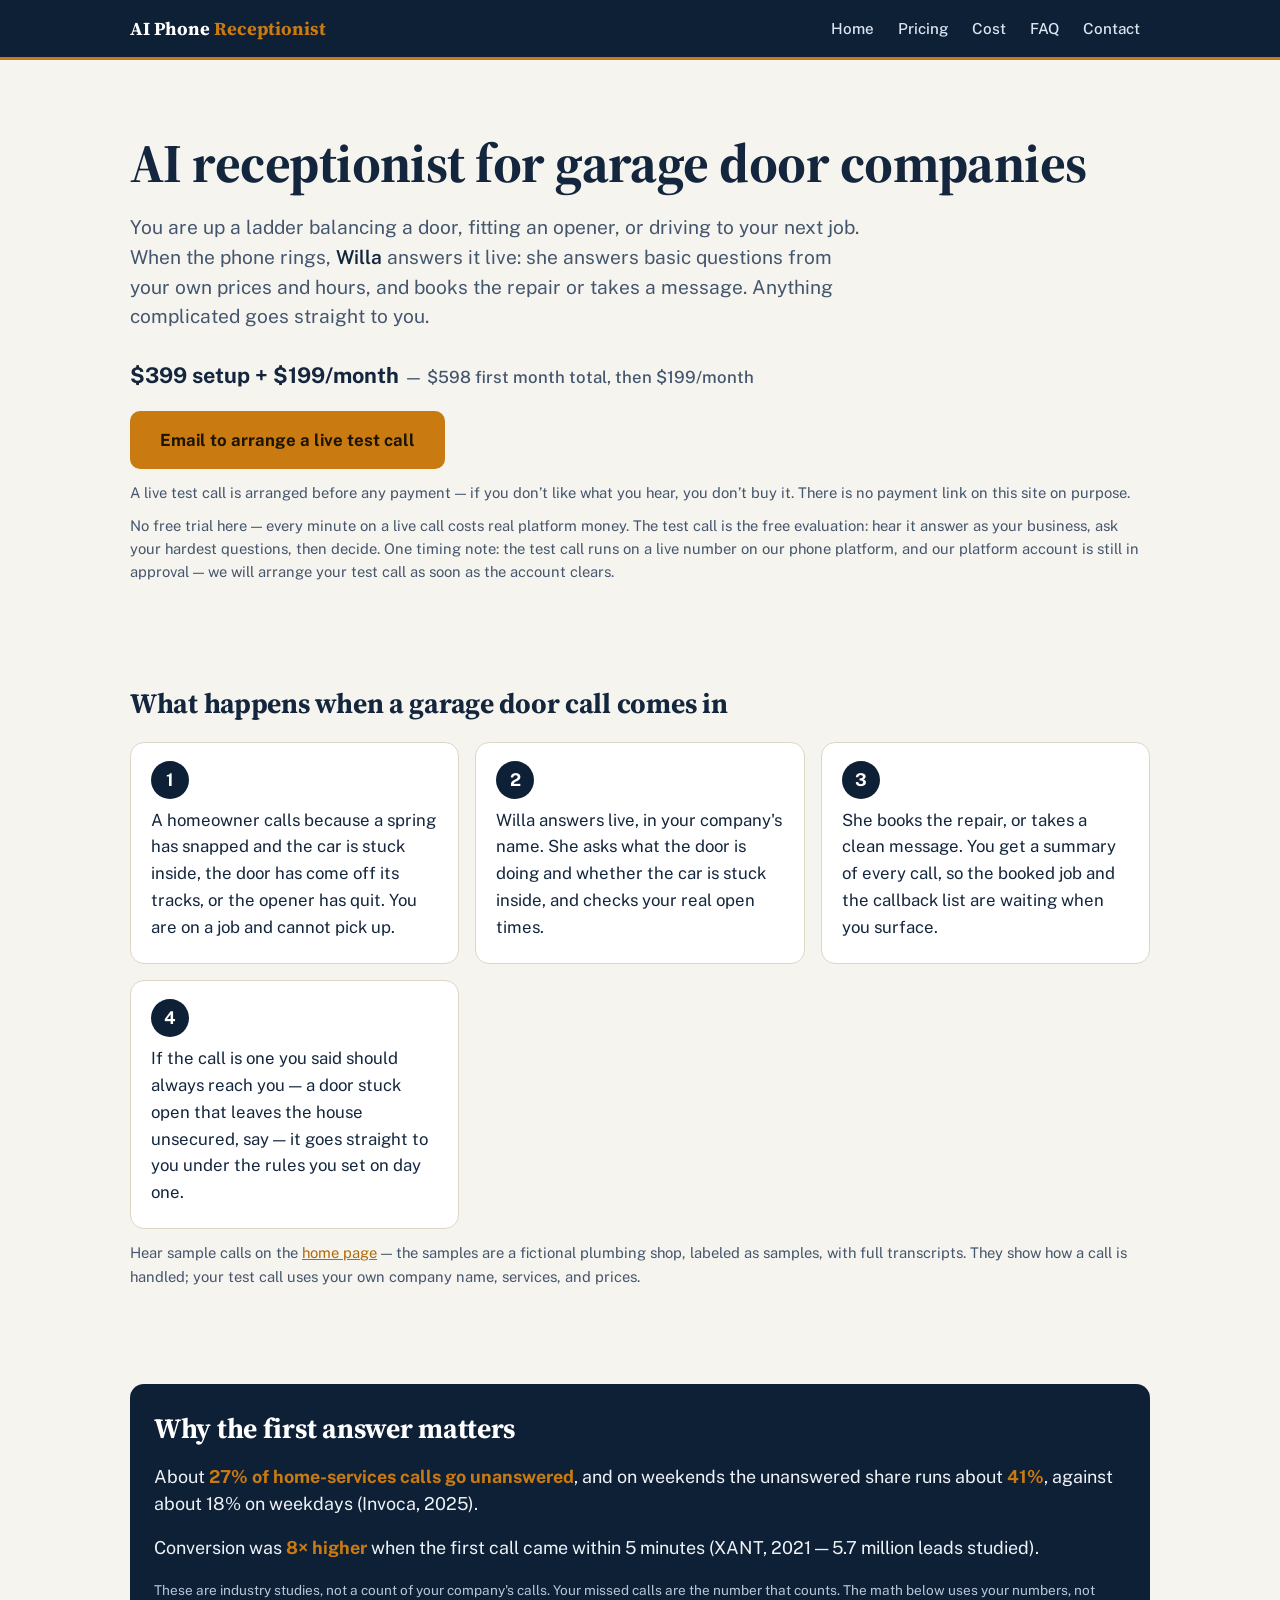
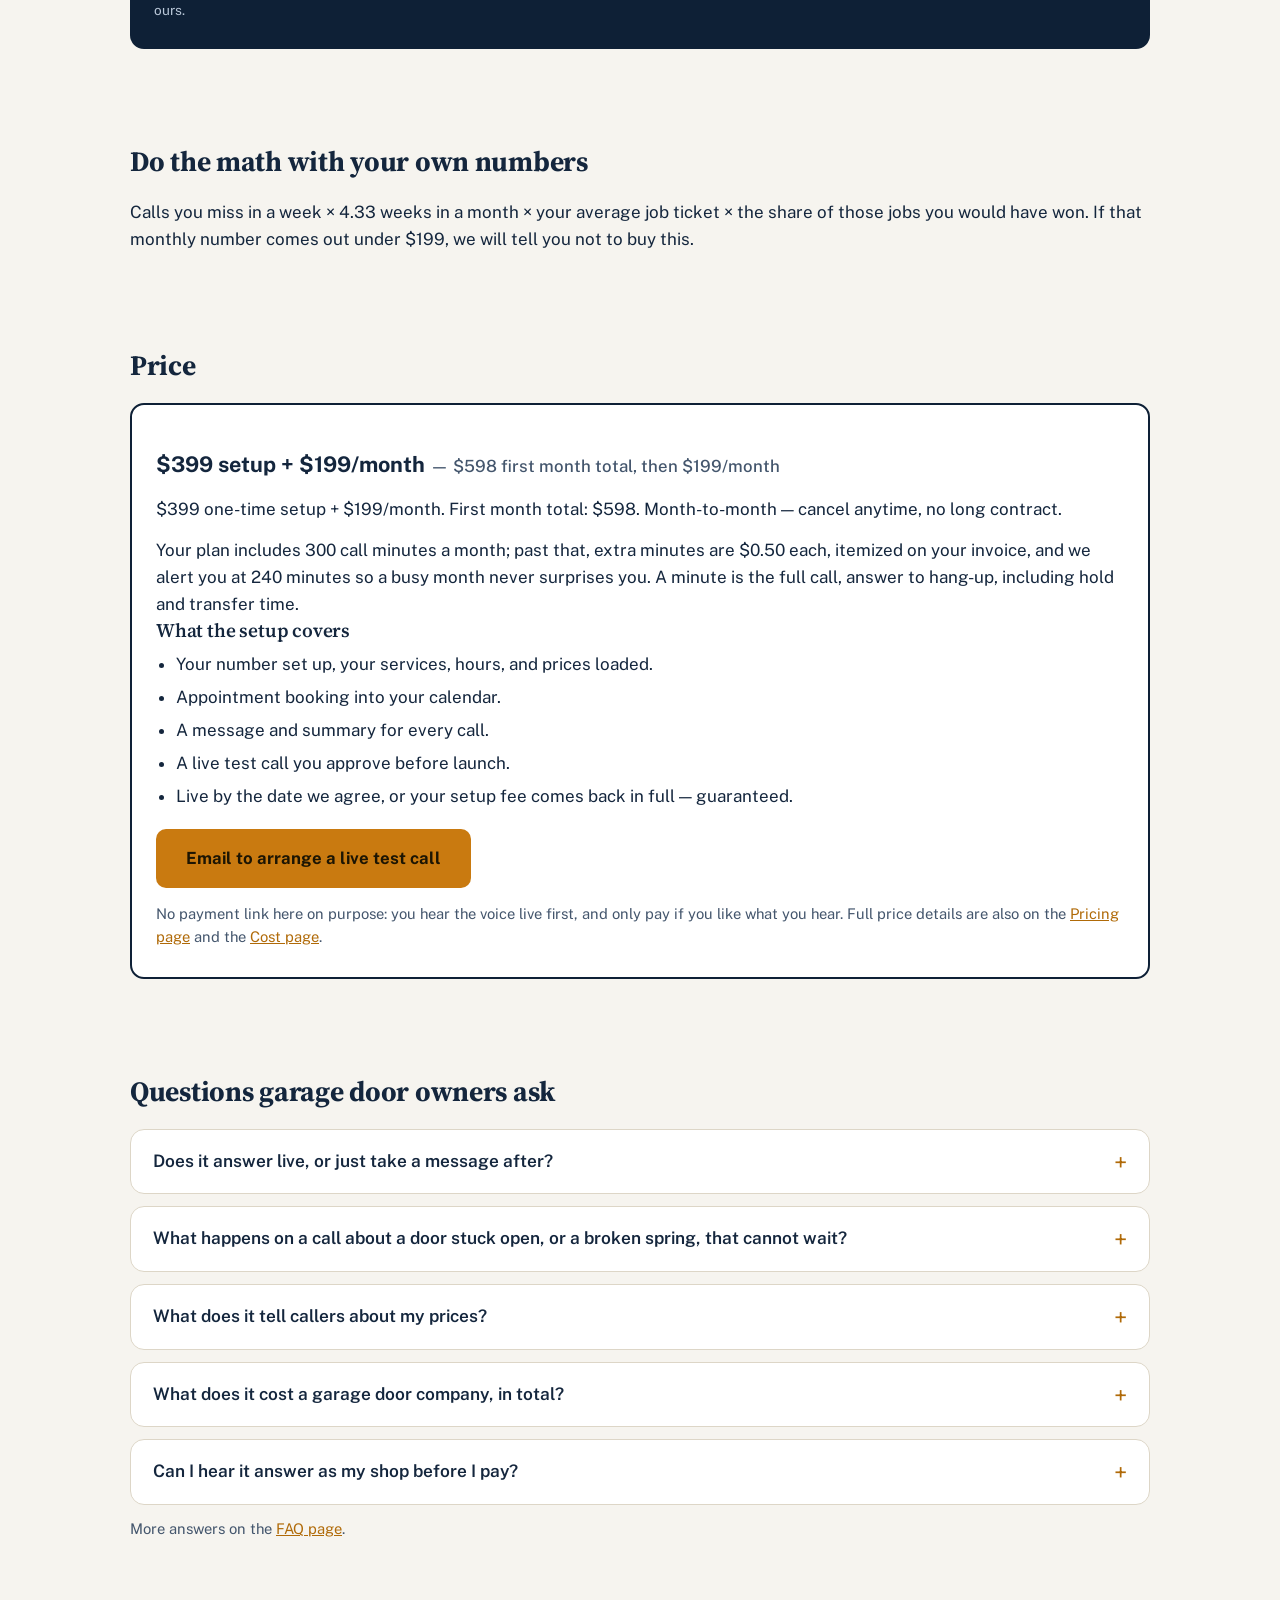
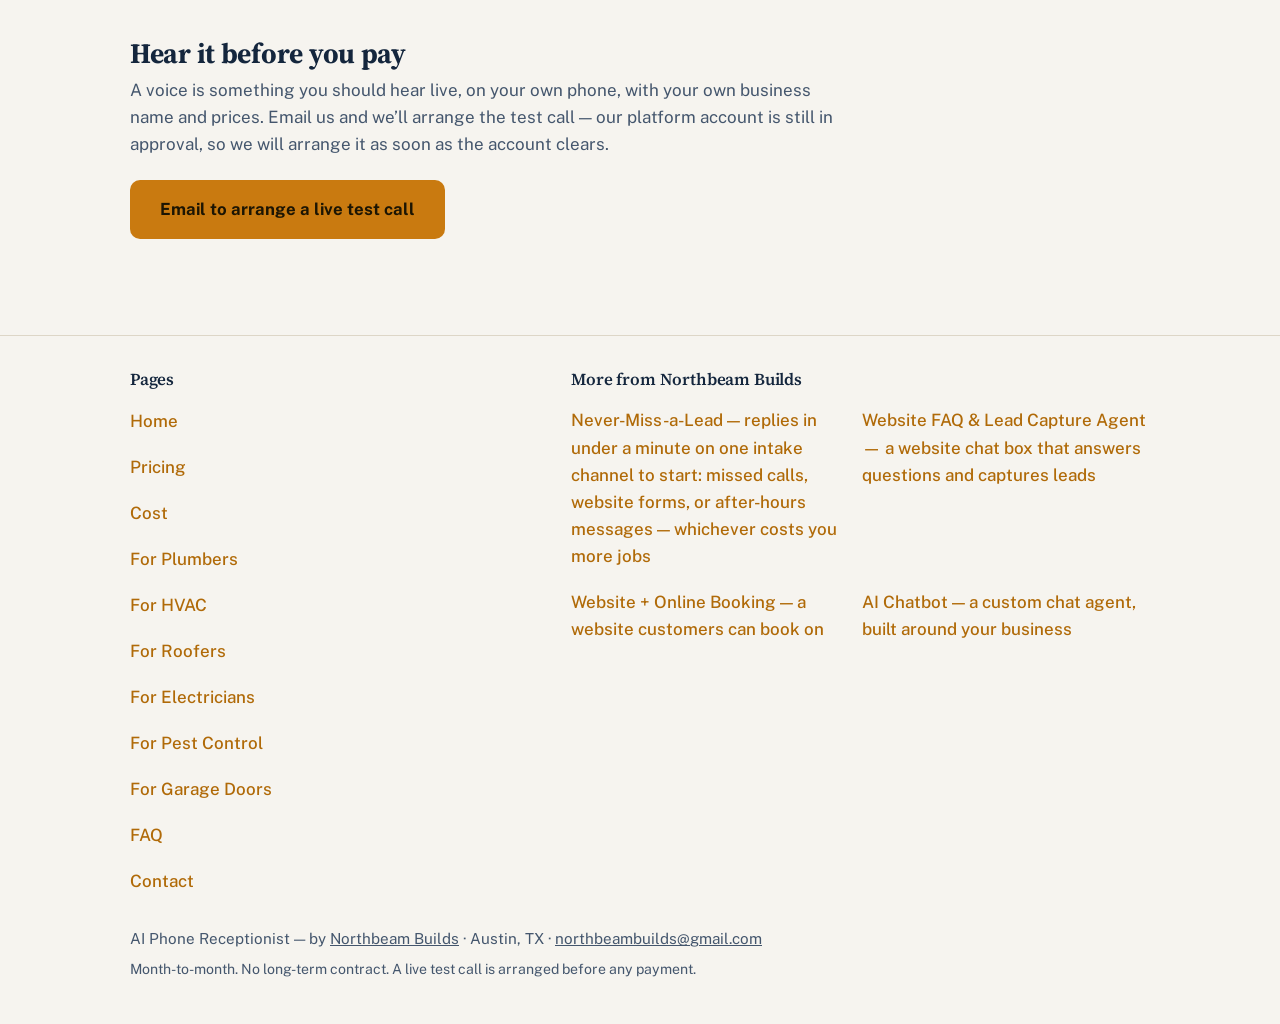
<file: for-garage-doors/index.html>
<!doctype html>
<html lang="en">
  <head>
    <meta charset="utf-8" />
    <meta name="viewport" content="width=device-width, initial-scale=1, viewport-fit=cover" />
    <meta name="color-scheme" content="light dark" />
    <link rel="icon" href="data:," />
    <title>AI Receptionist for Garage Door Companies | AI Phone Receptionist</title>
    <meta name="description" content="An AI receptionist for garage door companies: answers live when you can't pick up, repairs booked, messages taken. $399 setup + $199/month." />
    <link rel="canonical" href="https://receptionist.northbeambuilds.com/for-garage-doors/" />
    <meta property="og:title" content="AI Receptionist for Garage Door Companies | AI Phone Receptionist" />
    <meta property="og:description" content="An AI receptionist for garage door companies: answers live when you can't pick up, repairs booked, messages taken. $399 setup + $199/month." />
    <meta property="og:type" content="website" />
    <meta property="og:url" content="https://receptionist.northbeambuilds.com/for-garage-doors/" />
    <meta name="twitter:card" content="summary" />
    <meta name="twitter:title" content="AI Receptionist for Garage Door Companies | AI Phone Receptionist" />
    <meta name="twitter:description" content="An AI receptionist for garage door companies: answers live when you can't pick up, repairs booked, messages taken. $399 setup + $199/month." />
    <meta name="twitter:url" content="https://receptionist.northbeambuilds.com/for-garage-doors/" />
    <script type="application/ld+json">
{"@context": "https://schema.org", "@type": "FAQPage", "mainEntity": [{"@type": "Question", "name": "Does it answer live, or just take a message after?", "acceptedAnswer": {"@type": "Answer", "text": "It answers live, by voice, when you cannot pick up. It answers basic questions from your own services, hours, and prices, books the repair from your real open times, or takes a message with a summary sent to you."}}, {"@type": "Question", "name": "What happens on a call about a door stuck open, or a broken spring, that cannot wait?", "acceptedAnswer": {"@type": "Answer", "text": "You set the rules on day one: which calls the voice handles, and which ones go straight to you, every time. A caller whose door is stuck open and cannot be secured, whose spring has snapped, or anything complicated goes where your rules say. The voice does not dispatch your crews."}}, {"@type": "Question", "name": "What does it tell callers about my prices?", "acceptedAnswer": {"@type": "Answer", "text": "Only the prices you give us, loaded the way you say them. If a caller asks for a number it does not have, it does not guess. It takes the question and the caller's number, and you call back with the real number."}}, {"@type": "Question", "name": "What does it cost a garage door company, in total?", "acceptedAnswer": {"@type": "Answer", "text": "$399 to set it up, then $199 a month. The first month is $598 total. Month-to-month, no long contract. Your plan includes 300 call minutes a month; past that, extra minutes are $0.50 each, itemized on your invoice, and we alert you at 240 minutes."}}, {"@type": "Question", "name": "Can I hear it answer as my shop before I pay?", "acceptedAnswer": {"@type": "Answer", "text": "Yes. A live test call is arranged before any payment, with your company's name, services, and prices. One timing note: the test call runs on a live number on our phone platform, and our platform account is still in approval, so we will arrange your test call as soon as the account clears."}}]}
    </script>
    <link rel="preconnect" href="https://fonts.googleapis.com" />
    <link rel="preconnect" href="https://fonts.gstatic.com" crossorigin />
    <link href="https://fonts.googleapis.com/css2?family=Source+Serif+4:opsz,wght@8..60,600;8..60,700&family=Public+Sans:wght@400;500;600;700&display=swap" rel="stylesheet" />
    <link rel="stylesheet" href="/assets/site.css" />
  </head>
  <body>
    <header class="topbar">
      <div class="wrap">
        <a class="wordmark" href="/">AI Phone <span>Receptionist</span></a>
        <button class="nav-toggle" type="button" aria-label="Open menu" aria-expanded="false" aria-controls="main-nav" id="nav-toggle">
          <span class="bars" aria-hidden="true"><span></span><span></span><span></span></span>
        </button>
        <nav class="topnav" id="main-nav" aria-label="Main site">
          <a href="/">Home</a>
          <a href="/pricing/">Pricing</a>
          <a href="/cost/">Cost</a>
          <a href="/faq/">FAQ</a>
          <a href="/contact/">Contact</a>
        </nav>
      </div>
    </header>

    <main>
      <div class="wrap">
        <div class="hero">
          <h1>AI receptionist for garage door companies</h1>
          <p class="purpose">You are up a ladder balancing a door, fitting an opener, or driving to your next job. When the phone rings, <strong>Willa</strong> answers it live: she answers basic questions from your own prices and hours, and books the repair or takes a message. Anything complicated goes straight to you.</p>
          <p class="price-line">$399 setup + $199/month <span class="per">— $598 first month total, then $199/month</span></p>
          <div class="cta-row">
            <a class="btn" href="mailto:northbeambuilds@gmail.com?subject=AI Phone Receptionist for Garage Doors — live test call">Email to arrange a live test call</a>
          </div>
          <p class="buy-note">A live test call is arranged before any payment — if you don’t like what you hear, you don’t buy it. There is no payment link on this site on purpose.</p>
          <p class="trial-note">No free trial here — every minute on a live call costs real platform money. The test call is the free evaluation: hear it answer as your business, ask your hardest questions, then decide. One timing note: the test call runs on a live number on our phone platform, and our platform account is still in approval — we will arrange your test call as soon as the account clears.</p>
        </div>

        <section aria-labelledby="how-heading">
          <div class="section-head">
            <h2 id="how-heading">What happens when a garage door call comes in</h2>
          </div>
          <ol class="steps">
            <li><p>A homeowner calls because a spring has snapped and the car is stuck inside, the door has come off its tracks, or the opener has quit. You are on a job and cannot pick up.</p></li>
            <li><p>Willa answers live, in your company's name. She asks what the door is doing and whether the car is stuck inside, and checks your real open times.</p></li>
            <li><p>She books the repair, or takes a clean message. You get a summary of every call, so the booked job and the callback list are waiting when you surface.</p></li>
            <li><p>If the call is one you said should always reach you — a door stuck open that leaves the house unsecured, say — it goes straight to you under the rules you set on day one.</p></li>
          </ol>
          <p class="buy-note">Hear sample calls on the <a href="/">home page</a> — the samples are a fictional plumbing shop, labeled as samples, with full transcripts. They show how a call is handled; your test call uses your own company name, services, and prices.</p>
        </section>

        <section aria-labelledby="numbers-heading">
          <div class="numbers">
            <h2 id="numbers-heading">Why the first answer matters</h2>
            <p class="stat">About <strong>27% of home-services calls go unanswered</strong>, and on weekends the unanswered share runs about <strong>41%</strong>, against about 18% on weekdays (Invoca, 2025).</p>
            <p class="stat">Conversion was <strong>8× higher</strong> when the first call came within 5 minutes (XANT, 2021 — 5.7 million leads studied).</p>
            <p class="caveat">These are industry studies, not a count of your company's calls. Your missed calls are the number that counts. The math below uses your numbers, not ours.</p>
          </div>
        </section>

        <section aria-labelledby="math-heading">
          <div class="section-head">
            <h2 id="math-heading">Do the math with your own numbers</h2>
          </div>
          <p>Calls you miss in a week × 4.33 weeks in a month × your average job ticket × the share of those jobs you would have won. If that monthly number comes out under $199, we will tell you not to buy this.</p>
        </section>

        <section aria-labelledby="price-heading">
          <div class="section-head">
            <h2 id="price-heading">Price</h2>
          </div>
          <div class="price-box">
            <p class="price-line">$399 setup + $199/month <span class="per">— $598 first month total, then $199/month</span></p>
            <p>$399 one-time setup + $199/month. First month total: $598. Month-to-month — cancel anytime, no long contract.</p>
            <p>Your plan includes 300 call minutes a month; past that, extra minutes are $0.50 each, itemized on your invoice, and we alert you at 240 minutes so a busy month never surprises you. A minute is the full call, answer to hang-up, including hold and transfer time.</p>
            <h3>What the setup covers</h3>
            <ul>
              <li>Your number set up, your services, hours, and prices loaded.</li>
              <li>Appointment booking into your calendar.</li>
              <li>A message and summary for every call.</li>
              <li>A live test call you approve before launch.</li>
              <li>Live by the date we agree, or your setup fee comes back in full — guaranteed.</li>
            </ul>
            <div class="cta-row">
              <a class="btn" href="mailto:northbeambuilds@gmail.com?subject=AI Phone Receptionist for Garage Doors — live test call">Email to arrange a live test call</a>
            </div>
            <p class="buy-note">No payment link here on purpose: you hear the voice live first, and only pay if you like what you hear. Full price details are also on the <a href="/pricing/">Pricing page</a> and the <a href="/cost/">Cost page</a>.</p>
          </div>
        </section>

        <section aria-labelledby="faq-heading">
          <div class="section-head">
            <h2 id="faq-heading">Questions garage door owners ask</h2>
          </div>
          <div class="faq">
            <details>
              <summary>Does it answer live, or just take a message after?</summary>
              <p>It answers live, by voice, when you cannot pick up. It answers basic questions from your own services, hours, and prices, books the repair from your real open times, or takes a message with a summary sent to you.</p>
            </details>
            <details>
              <summary>What happens on a call about a door stuck open, or a broken spring, that cannot wait?</summary>
              <p>You set the rules on day one: which calls the voice handles, and which ones go straight to you, every time. A caller whose door is stuck open and cannot be secured, whose spring has snapped, or anything complicated goes where your rules say. The voice does not dispatch your crews.</p>
            </details>
            <details>
              <summary>What does it tell callers about my prices?</summary>
              <p>Only the prices you give us, loaded the way you say them. If a caller asks for a number it does not have, it does not guess. It takes the question and the caller's number, and you call back with the real number.</p>
            </details>
            <details>
              <summary>What does it cost a garage door company, in total?</summary>
              <p>$399 to set it up, then $199 a month. The first month is $598 total. Month-to-month, no long contract. Your plan includes 300 call minutes a month; past that, extra minutes are $0.50 each, itemized on your invoice, and we alert you at 240 minutes.</p>
            </details>
            <details>
              <summary>Can I hear it answer as my shop before I pay?</summary>
              <p>Yes. A live test call is arranged before any payment, with your company's name, services, and prices. One timing note: the test call runs on a live number on our phone platform, and our platform account is still in approval, so we will arrange your test call as soon as the account clears.</p>
            </details>
          </div>
          <p class="buy-note">More answers on the <a href="/faq/">FAQ page</a>.</p>
        </section>

        <section aria-label="Get started">
          <div class="section-head">
            <h2>Hear it before you pay</h2>
            <p>A voice is something you should hear live, on your own phone, with your own business name and prices. Email us and we’ll arrange the test call — our platform account is still in approval, so we will arrange it as soon as the account clears.</p>
          </div>
          <div class="cta-row">
            <a class="btn" href="mailto:northbeambuilds@gmail.com?subject=AI Phone Receptionist for Garage Doors — live test call">Email to arrange a live test call</a>
          </div>
        </section>
      </div>
    </main>
    <footer>
      <div class="wrap">
        <div class="footer-grid">
          <nav aria-label="Site pages">
            <h3>Pages</h3>
            <ul class="sitemap-list">
              <li><a href="/">Home</a></li>
              <li><a href="/pricing/">Pricing</a></li>
              <li><a href="/cost/">Cost</a></li>
              <li><a href="/for-plumbers/">For Plumbers</a></li>
              <li><a href="/for-hvac/">For HVAC</a></li>
              <li><a href="/for-roofers/">For Roofers</a></li>
              <li><a href="/for-electricians/">For Electricians</a></li>
              <li><a href="/for-pest-control/">For Pest Control</a></li>
              <li><a href="/for-garage-doors/">For Garage Doors</a></li>
              <li><a href="/faq/">FAQ</a></li>
              <li><a href="/contact/">Contact</a></li>
            </ul>
          </nav>
          <nav aria-label="More from Northbeam Builds">
            <h3>More from Northbeam Builds</h3>
            <ul class="tool-list">
              <li><a href="https://nevermiss.northbeambuilds.com/">Never-Miss-a-Lead — replies in under a minute on one intake channel to start: missed calls, website forms, or after-hours messages — whichever costs you more jobs</a></li>
              <li><a href="https://faqagent.northbeambuilds.com/">Website FAQ &amp; Lead Capture Agent — a website chat box that answers questions and captures leads</a></li>
              <li><a href="https://booking.northbeambuilds.com/">Website + Online Booking — a website customers can book on</a></li>
              <li><a href="https://chatbot.northbeambuilds.com/">AI Chatbot — a custom chat agent, built around your business</a></li>
            </ul>
          </nav>
        </div>
        <p class="footer-line">AI Phone Receptionist — by <a href="https://northbeambuilds.com">Northbeam Builds</a> · Austin, TX · <a href="mailto:northbeambuilds@gmail.com">northbeambuilds@gmail.com</a></p>
        <p class="footer-small">Month-to-month. No long-term contract. A live test call is arranged before any payment.</p>
      </div>
    </footer>
    <script src="/assets/site.js"></script>
  </body>
</html>
</file>
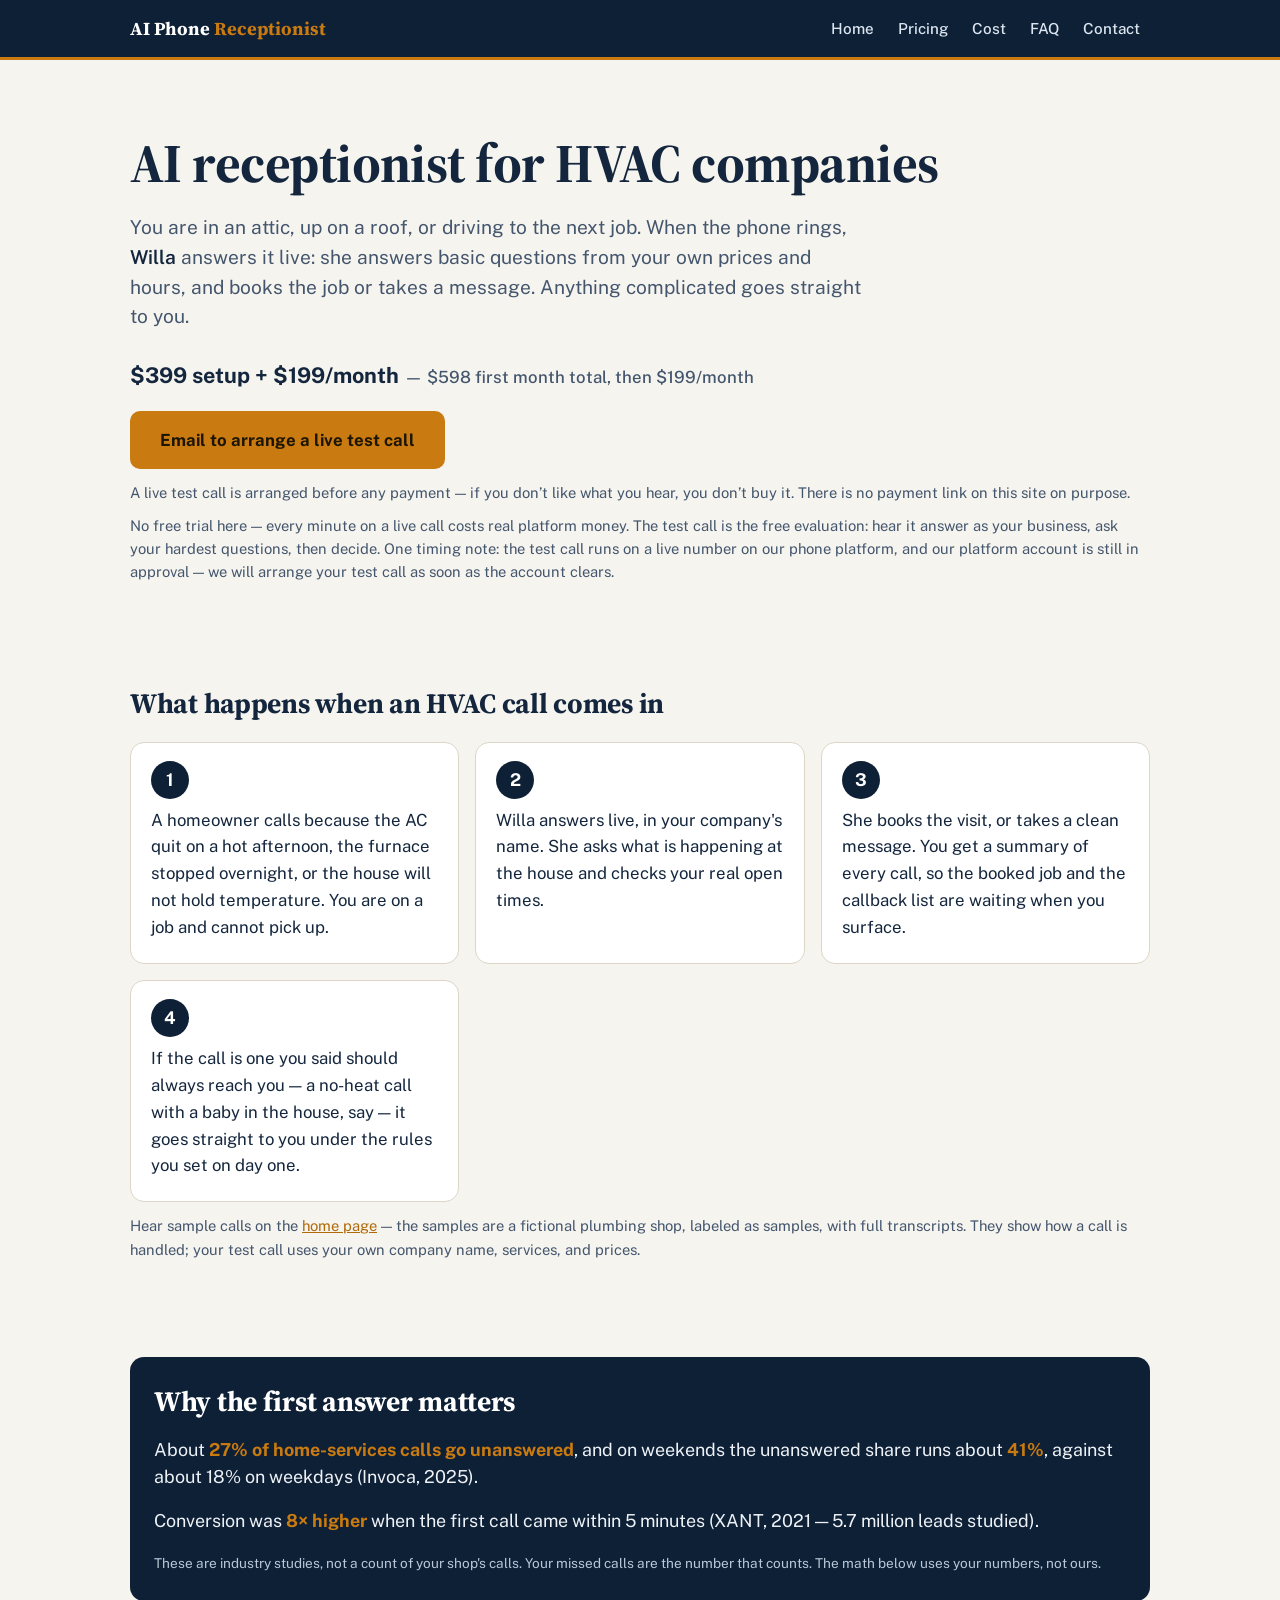
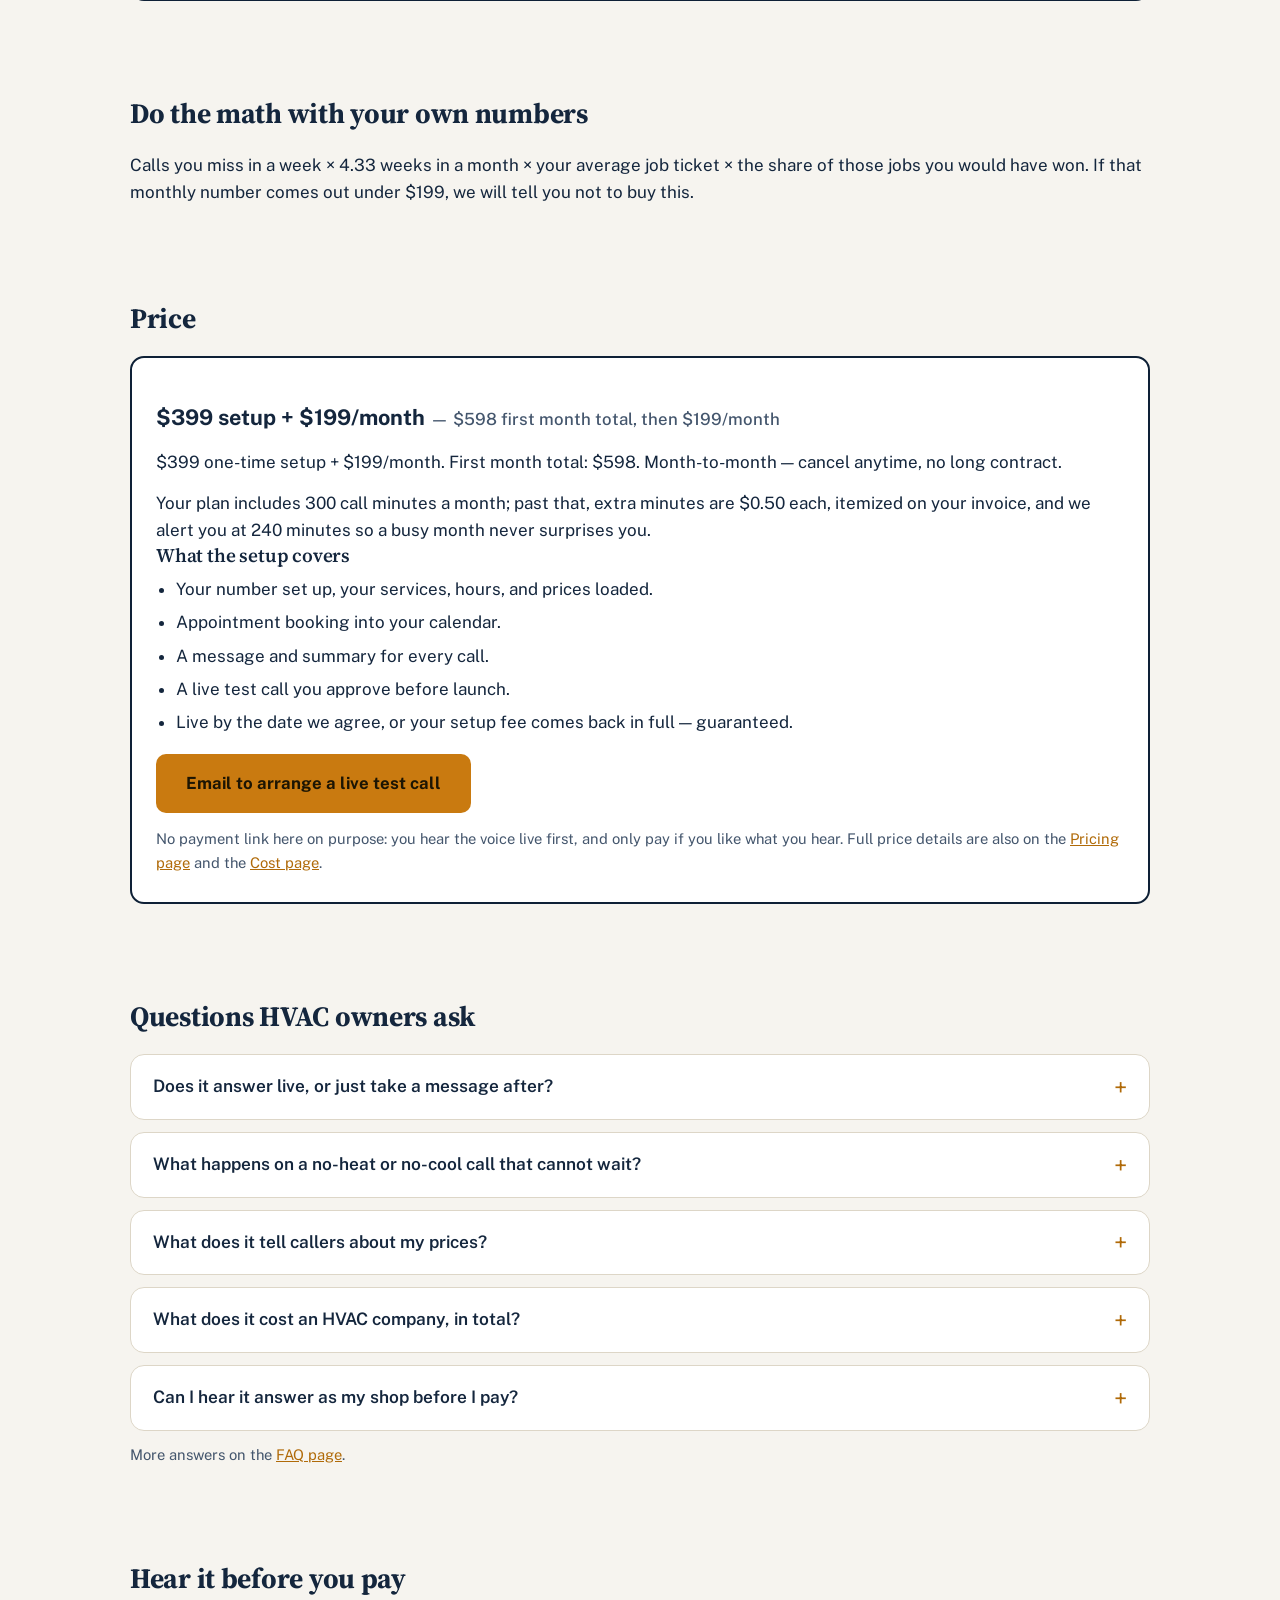
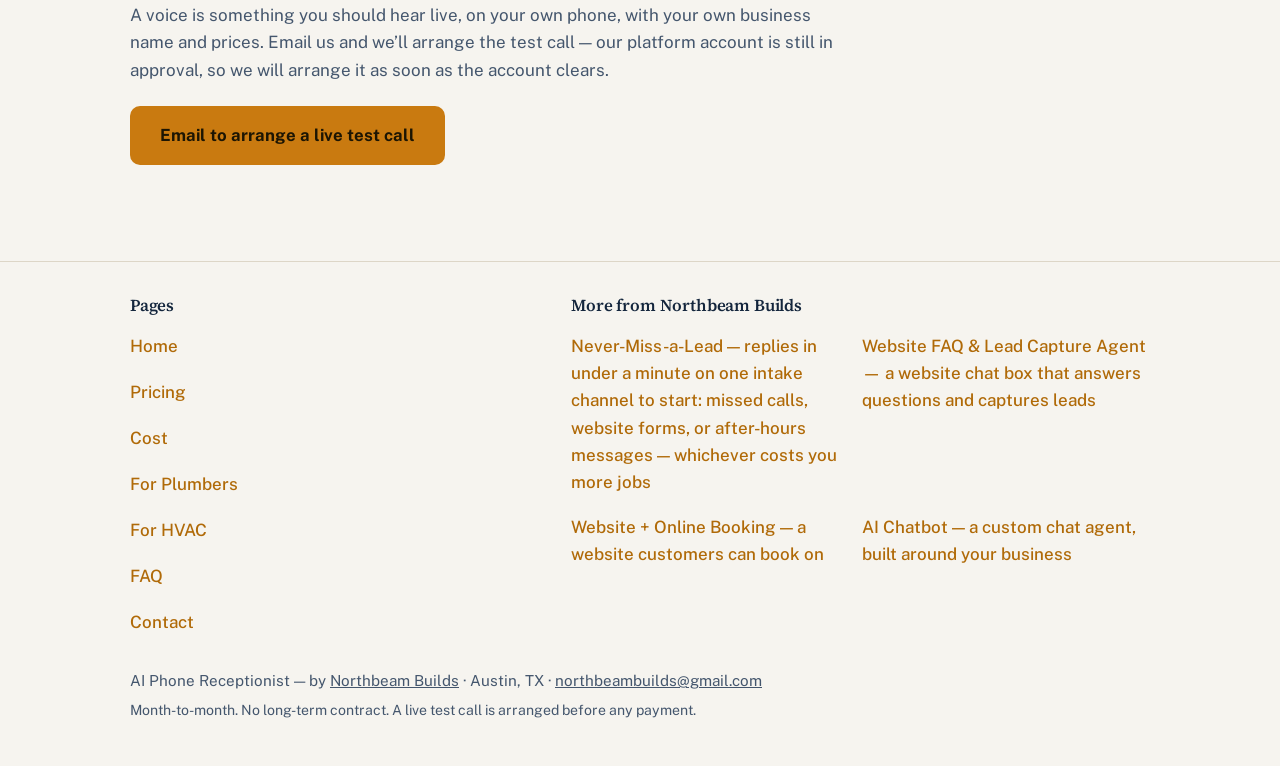
<file: for-hvac/index.html>
<!doctype html>
<html lang="en">
  <head>
    <meta charset="utf-8" />
    <meta name="viewport" content="width=device-width, initial-scale=1, viewport-fit=cover" />
    <meta name="color-scheme" content="light dark" />
    <link rel="icon" href="data:," />
    <title>AI Receptionist for HVAC Companies | AI Phone Receptionist</title>
    <meta name="description" content="An AI receptionist for HVAC companies: every call answered live, basic questions handled, jobs booked or a message taken. $399 setup + $199/month." />
    <link rel="canonical" href="https://receptionist.northbeambuilds.com/for-hvac/" />
    <meta property="og:title" content="AI Receptionist for HVAC Companies | AI Phone Receptionist" />
    <meta property="og:description" content="An AI receptionist for HVAC companies: every call answered live, basic questions handled, jobs booked or a message taken. $399 setup + $199/month." />
    <meta property="og:type" content="website" />
    <meta property="og:url" content="https://receptionist.northbeambuilds.com/for-hvac/" />
    <meta name="twitter:card" content="summary" />
    <meta name="twitter:title" content="AI Receptionist for HVAC Companies | AI Phone Receptionist" />
    <meta name="twitter:description" content="Every call answered live while you are on a job. Jobs booked from your real open times, or a clean message taken. $399 setup + $199/month, $598 first month." />
    <meta name="twitter:url" content="https://receptionist.northbeambuilds.com/for-hvac/" />
    <script type="application/ld+json">
{"@context": "https://schema.org", "@type": "FAQPage", "mainEntity": [{"@type": "Question", "name": "Does it answer live, or just take a message after?", "acceptedAnswer": {"@type": "Answer", "text": "It answers live, by voice, when you cannot pick up. It answers basic questions from your own services, hours, and prices, books the job from your real open times, or takes a message with a summary sent to you."}}, {"@type": "Question", "name": "What happens on a no-heat or no-cool call that cannot wait?", "acceptedAnswer": {"@type": "Answer", "text": "You set the rules on day one: which calls the voice handles, and which ones go straight to you, every time. A caller with no heat, a house getting hotter by the hour, or anything complicated goes where your rules say. The voice does not dispatch your techs."}}, {"@type": "Question", "name": "What does it tell callers about my prices?", "acceptedAnswer": {"@type": "Answer", "text": "Only the prices you give us, loaded the way you say them. If a caller asks for a number it does not have, it does not guess. It takes the question and the caller's number, and you call back with the real number."}}, {"@type": "Question", "name": "What does it cost an HVAC company, in total?", "acceptedAnswer": {"@type": "Answer", "text": "$399 to set it up, then $199 a month. The first month is $598 total. Month-to-month, no long contract. Your plan includes 300 call minutes a month; past that, extra minutes are $0.50 each, itemized on your invoice, and we alert you at 240 minutes."}}, {"@type": "Question", "name": "Can I hear it answer as my shop before I pay?", "acceptedAnswer": {"@type": "Answer", "text": "Yes. A live test call is arranged before any payment, with your company's name, services, and prices. One timing note: the test call runs on a live number on our phone platform, and our platform account is still in approval, so we will arrange your test call as soon as the account clears."}}]}
    </script>
    <link rel="preconnect" href="https://fonts.googleapis.com" />
    <link rel="preconnect" href="https://fonts.gstatic.com" crossorigin />
    <link href="https://fonts.googleapis.com/css2?family=Source+Serif+4:opsz,wght@8..60,600;8..60,700&family=Public+Sans:wght@400;500;600;700&display=swap" rel="stylesheet" />
    <link rel="stylesheet" href="/assets/site.css" />
  </head>
  <body>
    <header class="topbar">
      <div class="wrap">
        <a class="wordmark" href="/">AI Phone <span>Receptionist</span></a>
        <button class="nav-toggle" type="button" aria-label="Open menu" aria-expanded="false" aria-controls="main-nav" id="nav-toggle">
          <span class="bars" aria-hidden="true"><span></span><span></span><span></span></span>
        </button>
        <nav class="topnav" id="main-nav" aria-label="Main site">
          <a href="/">Home</a>
          <a href="/pricing/">Pricing</a>
          <a href="/cost/">Cost</a>
          <a href="/faq/">FAQ</a>
          <a href="/contact/">Contact</a>
        </nav>
      </div>
    </header>

    <main>
      <div class="wrap">
        <div class="hero">
          <h1>AI receptionist for HVAC companies</h1>
          <p class="purpose">You are in an attic, up on a roof, or driving to the next job. When the phone rings, <strong>Willa</strong> answers it live: she answers basic questions from your own prices and hours, and books the job or takes a message. Anything complicated goes straight to you.</p>
          <p class="price-line">$399 setup + $199/month <span class="per">— $598 first month total, then $199/month</span></p>
          <div class="cta-row">
            <a class="btn" href="mailto:northbeambuilds@gmail.com?subject=AI Phone Receptionist for HVAC — live test call">Email to arrange a live test call</a>
          </div>
          <p class="buy-note">A live test call is arranged before any payment — if you don’t like what you hear, you don’t buy it. There is no payment link on this site on purpose.</p>
          <p class="trial-note">No free trial here — every minute on a live call costs real platform money. The test call is the free evaluation: hear it answer as your business, ask your hardest questions, then decide. One timing note: the test call runs on a live number on our phone platform, and our platform account is still in approval — we will arrange your test call as soon as the account clears.</p>
        </div>

        <section aria-labelledby="how-heading">
          <div class="section-head">
            <h2 id="how-heading">What happens when an HVAC call comes in</h2>
          </div>
          <ol class="steps">
            <li><p>A homeowner calls because the AC quit on a hot afternoon, the furnace stopped overnight, or the house will not hold temperature. You are on a job and cannot pick up.</p></li>
            <li><p>Willa answers live, in your company's name. She asks what is happening at the house and checks your real open times.</p></li>
            <li><p>She books the visit, or takes a clean message. You get a summary of every call, so the booked job and the callback list are waiting when you surface.</p></li>
            <li><p>If the call is one you said should always reach you — a no-heat call with a baby in the house, say — it goes straight to you under the rules you set on day one.</p></li>
          </ol>
          <p class="buy-note">Hear sample calls on the <a href="/">home page</a> — the samples are a fictional plumbing shop, labeled as samples, with full transcripts. They show how a call is handled; your test call uses your own company name, services, and prices.</p>
        </section>

        <section aria-labelledby="numbers-heading">
          <div class="numbers">
            <h2 id="numbers-heading">Why the first answer matters</h2>
            <p class="stat">About <strong>27% of home-services calls go unanswered</strong>, and on weekends the unanswered share runs about <strong>41%</strong>, against about 18% on weekdays (Invoca, 2025).</p>
            <p class="stat">Conversion was <strong>8× higher</strong> when the first call came within 5 minutes (XANT, 2021 — 5.7 million leads studied).</p>
            <p class="caveat">These are industry studies, not a count of your shop's calls. Your missed calls are the number that counts. The math below uses your numbers, not ours.</p>
          </div>
        </section>

        <section aria-labelledby="math-heading">
          <div class="section-head">
            <h2 id="math-heading">Do the math with your own numbers</h2>
          </div>
          <p>Calls you miss in a week × 4.33 weeks in a month × your average job ticket × the share of those jobs you would have won. If that monthly number comes out under $199, we will tell you not to buy this.</p>
        </section>

        <section aria-labelledby="price-heading">
          <div class="section-head">
            <h2 id="price-heading">Price</h2>
          </div>
          <div class="price-box">
            <p class="price-line">$399 setup + $199/month <span class="per">— $598 first month total, then $199/month</span></p>
            <p>$399 one-time setup + $199/month. First month total: $598. Month-to-month — cancel anytime, no long contract.</p>
            <p>Your plan includes 300 call minutes a month; past that, extra minutes are $0.50 each, itemized on your invoice, and we alert you at 240 minutes so a busy month never surprises you.</p>
            <h3>What the setup covers</h3>
            <ul>
              <li>Your number set up, your services, hours, and prices loaded.</li>
              <li>Appointment booking into your calendar.</li>
              <li>A message and summary for every call.</li>
              <li>A live test call you approve before launch.</li>
              <li>Live by the date we agree, or your setup fee comes back in full — guaranteed.</li>
            </ul>
            <div class="cta-row">
              <a class="btn" href="mailto:northbeambuilds@gmail.com?subject=AI Phone Receptionist for HVAC — live test call">Email to arrange a live test call</a>
            </div>
            <p class="buy-note">No payment link here on purpose: you hear the voice live first, and only pay if you like what you hear. Full price details are also on the <a href="/pricing/">Pricing page</a> and the <a href="/cost/">Cost page</a>.</p>
          </div>
        </section>

        <section aria-labelledby="faq-heading">
          <div class="section-head">
            <h2 id="faq-heading">Questions HVAC owners ask</h2>
          </div>
          <div class="faq">
            <details>
              <summary>Does it answer live, or just take a message after?</summary>
              <p>It answers live, by voice, when you cannot pick up. It answers basic questions from your own services, hours, and prices, books the job from your real open times, or takes a message with a summary sent to you.</p>
            </details>
            <details>
              <summary>What happens on a no-heat or no-cool call that cannot wait?</summary>
              <p>You set the rules on day one: which calls the voice handles, and which ones go straight to you, every time. A caller with no heat, a house getting hotter by the hour, or anything complicated goes where your rules say. The voice does not dispatch your techs.</p>
            </details>
            <details>
              <summary>What does it tell callers about my prices?</summary>
              <p>Only the prices you give us, loaded the way you say them. If a caller asks for a number it does not have, it does not guess. It takes the question and the caller's number, and you call back with the real number.</p>
            </details>
            <details>
              <summary>What does it cost an HVAC company, in total?</summary>
              <p>$399 to set it up, then $199 a month. The first month is $598 total. Month-to-month, no long contract. Your plan includes 300 call minutes a month; past that, extra minutes are $0.50 each, itemized on your invoice, and we alert you at 240 minutes.</p>
            </details>
            <details>
              <summary>Can I hear it answer as my shop before I pay?</summary>
              <p>Yes. A live test call is arranged before any payment, with your company's name, services, and prices. One timing note: the test call runs on a live number on our phone platform, and our platform account is still in approval, so we will arrange your test call as soon as the account clears.</p>
            </details>
          </div>
          <p class="buy-note">More answers on the <a href="/faq/">FAQ page</a>.</p>
        </section>

        <section aria-label="Get started">
          <div class="section-head">
            <h2>Hear it before you pay</h2>
            <p>A voice is something you should hear live, on your own phone, with your own business name and prices. Email us and we’ll arrange the test call — our platform account is still in approval, so we will arrange it as soon as the account clears.</p>
          </div>
          <div class="cta-row">
            <a class="btn" href="mailto:northbeambuilds@gmail.com?subject=AI Phone Receptionist for HVAC — live test call">Email to arrange a live test call</a>
          </div>
        </section>
      </div>
    </main>
    <footer>
      <div class="wrap">
        <div class="footer-grid">
          <nav aria-label="Site pages">
            <h3>Pages</h3>
            <ul class="sitemap-list">
              <li><a href="/">Home</a></li>
              <li><a href="/pricing/">Pricing</a></li>
              <li><a href="/cost/">Cost</a></li>
              <li><a href="/for-plumbers/">For Plumbers</a></li>
              <li><a href="/for-hvac/">For HVAC</a></li>
              <li><a href="/faq/">FAQ</a></li>
              <li><a href="/contact/">Contact</a></li>
            </ul>
          </nav>
          <nav aria-label="More from Northbeam Builds">
            <h3>More from Northbeam Builds</h3>
            <ul class="tool-list">
              <li><a href="https://nevermiss.northbeambuilds.com/">Never-Miss-a-Lead — replies in under a minute on one intake channel to start: missed calls, website forms, or after-hours messages — whichever costs you more jobs</a></li>
              <li><a href="https://faqagent.northbeambuilds.com/">Website FAQ &amp; Lead Capture Agent — a website chat box that answers questions and captures leads</a></li>
              <li><a href="https://booking.northbeambuilds.com/">Website + Online Booking — a website customers can book on</a></li>
              <li><a href="https://chatbot.northbeambuilds.com/">AI Chatbot — a custom chat agent, built around your business</a></li>
            </ul>
          </nav>
        </div>
        <p class="footer-line">AI Phone Receptionist — by <a href="https://northbeambuilds.com">Northbeam Builds</a> · Austin, TX · <a href="mailto:northbeambuilds@gmail.com">northbeambuilds@gmail.com</a></p>
        <p class="footer-small">Month-to-month. No long-term contract. A live test call is arranged before any payment.</p>
      </div>
    </footer>
    <script src="/assets/site.js"></script>
  </body>
</html>
</file>
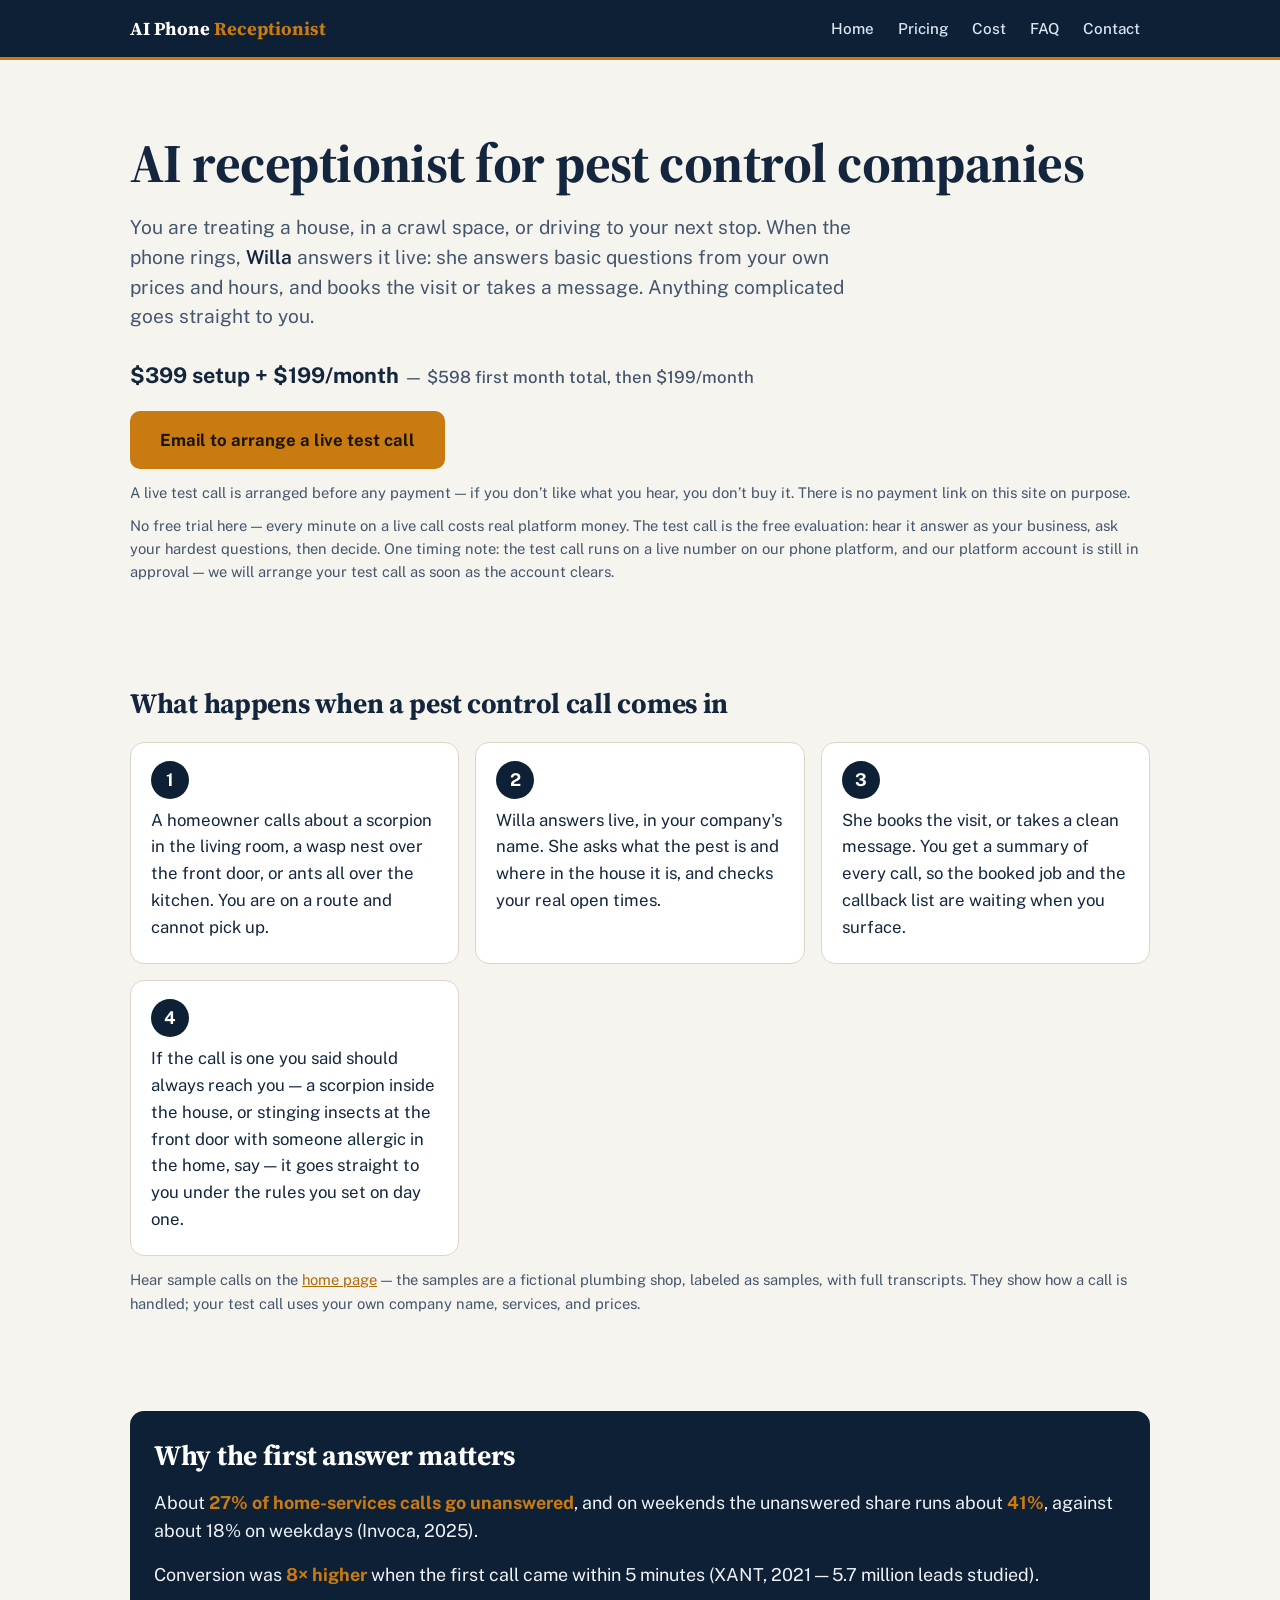
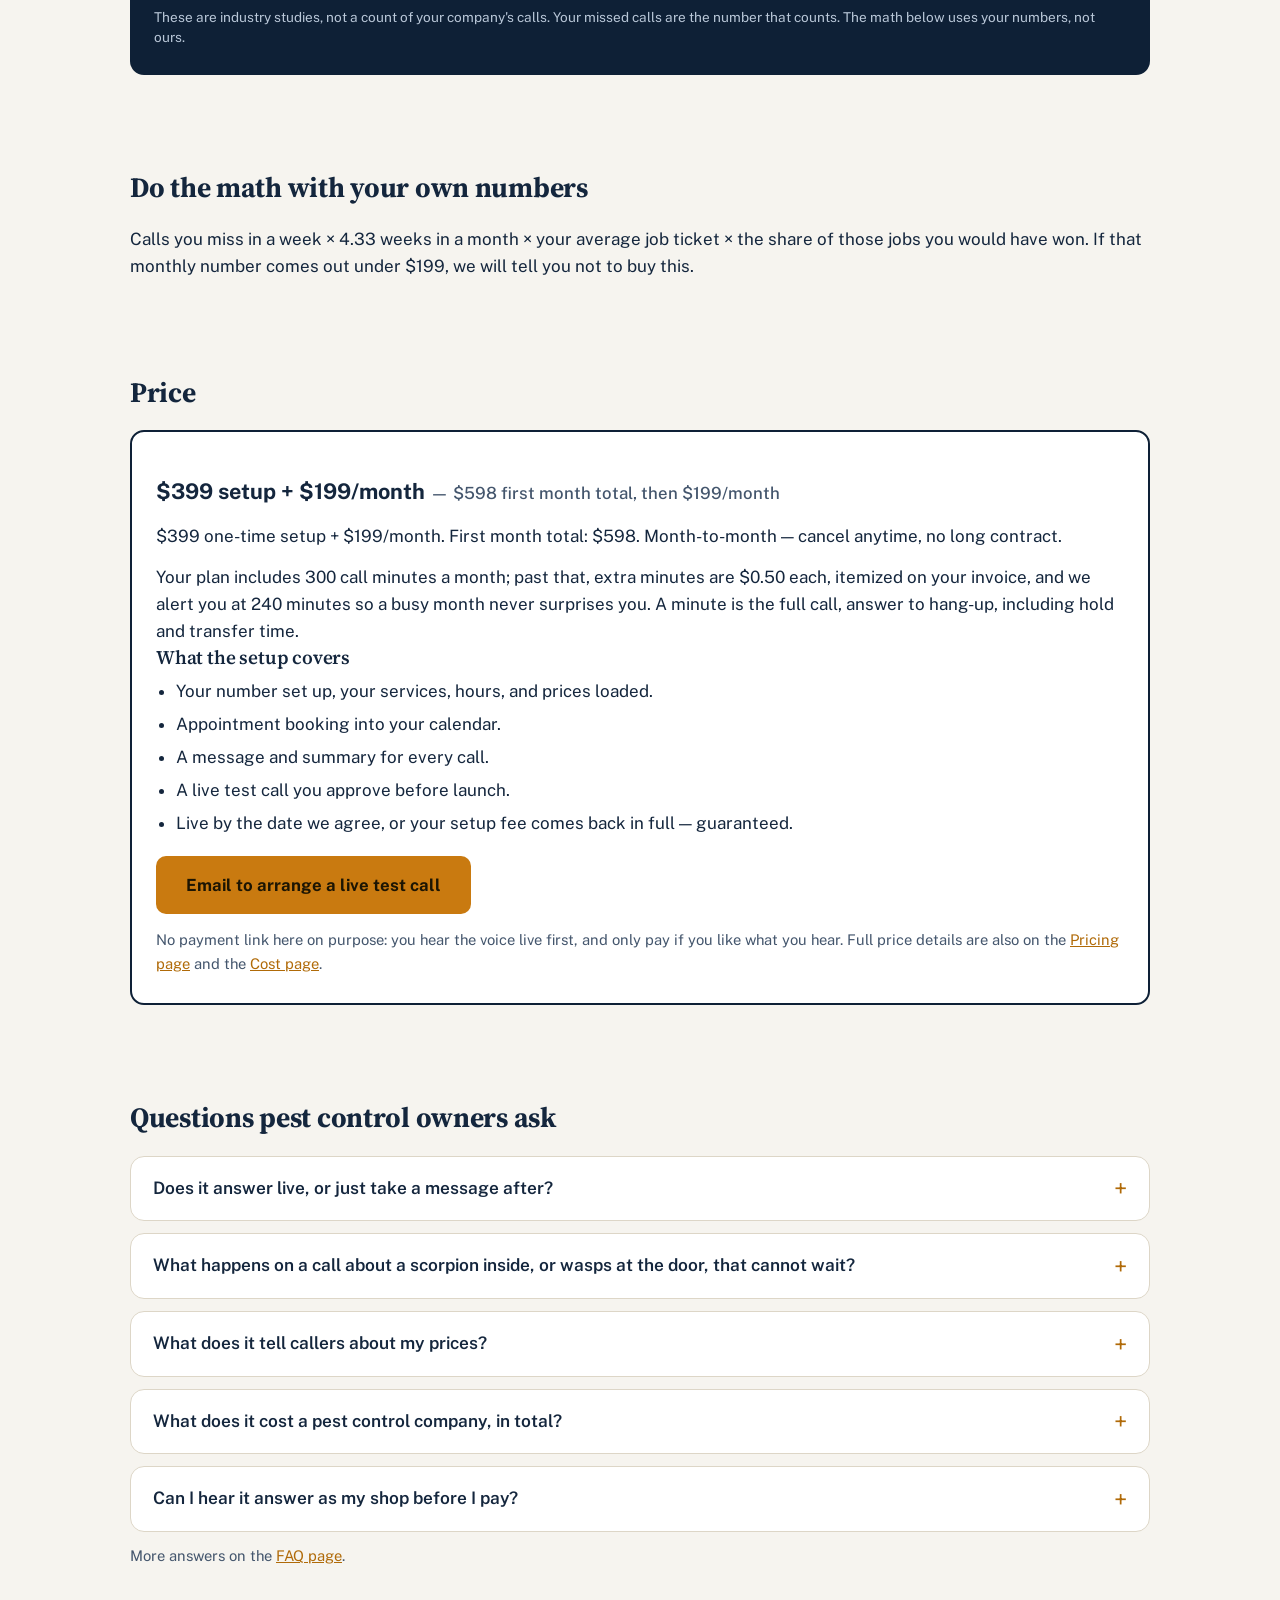
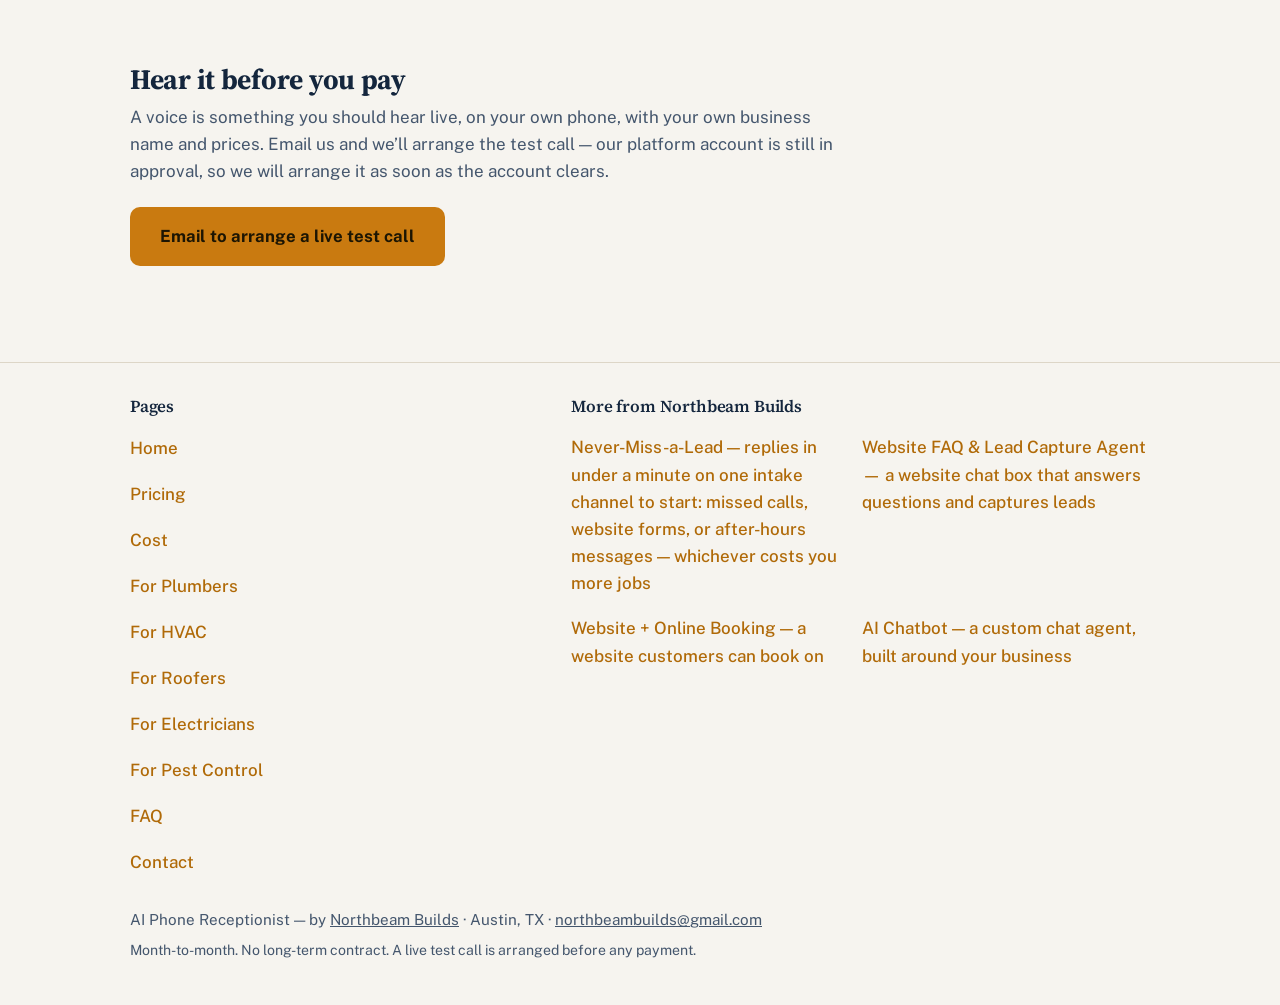
<file: for-pest-control/index.html>
<!doctype html>
<html lang="en">
  <head>
    <meta charset="utf-8" />
    <meta name="viewport" content="width=device-width, initial-scale=1, viewport-fit=cover" />
    <meta name="color-scheme" content="light dark" />
    <link rel="icon" href="data:," />
    <title>AI Receptionist for Pest Control Companies | AI Phone Receptionist</title>
    <meta name="description" content="An AI receptionist for pest control companies: answers live when you can't pick up, visits booked, messages taken. $399 setup + $199/month." />
    <link rel="canonical" href="https://receptionist.northbeambuilds.com/for-pest-control/" />
    <meta property="og:title" content="AI Receptionist for Pest Control Companies | AI Phone Receptionist" />
    <meta property="og:description" content="An AI receptionist for pest control companies: answers live when you can't pick up, visits booked, messages taken. $399 setup + $199/month." />
    <meta property="og:type" content="website" />
    <meta property="og:url" content="https://receptionist.northbeambuilds.com/for-pest-control/" />
    <meta name="twitter:card" content="summary" />
    <meta name="twitter:title" content="AI Receptionist for Pest Control Companies | AI Phone Receptionist" />
    <meta name="twitter:description" content="An AI receptionist for pest control companies: answers live when you can't pick up, visits booked, messages taken. $399 setup + $199/month." />
    <meta name="twitter:url" content="https://receptionist.northbeambuilds.com/for-pest-control/" />
    <script type="application/ld+json">
{"@context": "https://schema.org", "@type": "FAQPage", "mainEntity": [{"@type": "Question", "name": "Does it answer live, or just take a message after?", "acceptedAnswer": {"@type": "Answer", "text": "It answers live, by voice, when you cannot pick up. It answers basic questions from your own services, hours, and prices, books the visit from your real open times, or takes a message with a summary sent to you."}}, {"@type": "Question", "name": "What happens on a call about a scorpion inside, or wasps at the door, that cannot wait?", "acceptedAnswer": {"@type": "Answer", "text": "You set the rules on day one: which calls the voice handles, and which ones go straight to you, every time. A caller with a scorpion inside the house, a wasp nest at the front door and someone allergic in the home, or anything complicated goes where your rules say. The voice does not dispatch your techs."}}, {"@type": "Question", "name": "What does it tell callers about my prices?", "acceptedAnswer": {"@type": "Answer", "text": "Only the prices you give us, loaded the way you say them. If a caller asks for a number it does not have, it does not guess. It takes the question and the caller's number, and you call back with the real number."}}, {"@type": "Question", "name": "What does it cost a pest control company, in total?", "acceptedAnswer": {"@type": "Answer", "text": "$399 to set it up, then $199 a month. The first month is $598 total. Month-to-month, no long contract. Your plan includes 300 call minutes a month; past that, extra minutes are $0.50 each, itemized on your invoice, and we alert you at 240 minutes."}}, {"@type": "Question", "name": "Can I hear it answer as my shop before I pay?", "acceptedAnswer": {"@type": "Answer", "text": "Yes. A live test call is arranged before any payment, with your company's name, services, and prices. One timing note: the test call runs on a live number on our phone platform, and our platform account is still in approval, so we will arrange your test call as soon as the account clears."}}]}
    </script>
    <link rel="preconnect" href="https://fonts.googleapis.com" />
    <link rel="preconnect" href="https://fonts.gstatic.com" crossorigin />
    <link href="https://fonts.googleapis.com/css2?family=Source+Serif+4:opsz,wght@8..60,600;8..60,700&family=Public+Sans:wght@400;500;600;700&display=swap" rel="stylesheet" />
    <link rel="stylesheet" href="/assets/site.css" />
  </head>
  <body>
    <header class="topbar">
      <div class="wrap">
        <a class="wordmark" href="/">AI Phone <span>Receptionist</span></a>
        <button class="nav-toggle" type="button" aria-label="Open menu" aria-expanded="false" aria-controls="main-nav" id="nav-toggle">
          <span class="bars" aria-hidden="true"><span></span><span></span><span></span></span>
        </button>
        <nav class="topnav" id="main-nav" aria-label="Main site">
          <a href="/">Home</a>
          <a href="/pricing/">Pricing</a>
          <a href="/cost/">Cost</a>
          <a href="/faq/">FAQ</a>
          <a href="/contact/">Contact</a>
        </nav>
      </div>
    </header>

    <main>
      <div class="wrap">
        <div class="hero">
          <h1>AI receptionist for pest control companies</h1>
          <p class="purpose">You are treating a house, in a crawl space, or driving to your next stop. When the phone rings, <strong>Willa</strong> answers it live: she answers basic questions from your own prices and hours, and books the visit or takes a message. Anything complicated goes straight to you.</p>
          <p class="price-line">$399 setup + $199/month <span class="per">— $598 first month total, then $199/month</span></p>
          <div class="cta-row">
            <a class="btn" href="mailto:northbeambuilds@gmail.com?subject=AI Phone Receptionist for Pest Control — live test call">Email to arrange a live test call</a>
          </div>
          <p class="buy-note">A live test call is arranged before any payment — if you don’t like what you hear, you don’t buy it. There is no payment link on this site on purpose.</p>
          <p class="trial-note">No free trial here — every minute on a live call costs real platform money. The test call is the free evaluation: hear it answer as your business, ask your hardest questions, then decide. One timing note: the test call runs on a live number on our phone platform, and our platform account is still in approval — we will arrange your test call as soon as the account clears.</p>
        </div>

        <section aria-labelledby="how-heading">
          <div class="section-head">
            <h2 id="how-heading">What happens when a pest control call comes in</h2>
          </div>
          <ol class="steps">
            <li><p>A homeowner calls about a scorpion in the living room, a wasp nest over the front door, or ants all over the kitchen. You are on a route and cannot pick up.</p></li>
            <li><p>Willa answers live, in your company's name. She asks what the pest is and where in the house it is, and checks your real open times.</p></li>
            <li><p>She books the visit, or takes a clean message. You get a summary of every call, so the booked job and the callback list are waiting when you surface.</p></li>
            <li><p>If the call is one you said should always reach you — a scorpion inside the house, or stinging insects at the front door with someone allergic in the home, say — it goes straight to you under the rules you set on day one.</p></li>
          </ol>
          <p class="buy-note">Hear sample calls on the <a href="/">home page</a> — the samples are a fictional plumbing shop, labeled as samples, with full transcripts. They show how a call is handled; your test call uses your own company name, services, and prices.</p>
        </section>

        <section aria-labelledby="numbers-heading">
          <div class="numbers">
            <h2 id="numbers-heading">Why the first answer matters</h2>
            <p class="stat">About <strong>27% of home-services calls go unanswered</strong>, and on weekends the unanswered share runs about <strong>41%</strong>, against about 18% on weekdays (Invoca, 2025).</p>
            <p class="stat">Conversion was <strong>8× higher</strong> when the first call came within 5 minutes (XANT, 2021 — 5.7 million leads studied).</p>
            <p class="caveat">These are industry studies, not a count of your company's calls. Your missed calls are the number that counts. The math below uses your numbers, not ours.</p>
          </div>
        </section>

        <section aria-labelledby="math-heading">
          <div class="section-head">
            <h2 id="math-heading">Do the math with your own numbers</h2>
          </div>
          <p>Calls you miss in a week × 4.33 weeks in a month × your average job ticket × the share of those jobs you would have won. If that monthly number comes out under $199, we will tell you not to buy this.</p>
        </section>

        <section aria-labelledby="price-heading">
          <div class="section-head">
            <h2 id="price-heading">Price</h2>
          </div>
          <div class="price-box">
            <p class="price-line">$399 setup + $199/month <span class="per">— $598 first month total, then $199/month</span></p>
            <p>$399 one-time setup + $199/month. First month total: $598. Month-to-month — cancel anytime, no long contract.</p>
            <p>Your plan includes 300 call minutes a month; past that, extra minutes are $0.50 each, itemized on your invoice, and we alert you at 240 minutes so a busy month never surprises you. A minute is the full call, answer to hang-up, including hold and transfer time.</p>
            <h3>What the setup covers</h3>
            <ul>
              <li>Your number set up, your services, hours, and prices loaded.</li>
              <li>Appointment booking into your calendar.</li>
              <li>A message and summary for every call.</li>
              <li>A live test call you approve before launch.</li>
              <li>Live by the date we agree, or your setup fee comes back in full — guaranteed.</li>
            </ul>
            <div class="cta-row">
              <a class="btn" href="mailto:northbeambuilds@gmail.com?subject=AI Phone Receptionist for Pest Control — live test call">Email to arrange a live test call</a>
            </div>
            <p class="buy-note">No payment link here on purpose: you hear the voice live first, and only pay if you like what you hear. Full price details are also on the <a href="/pricing/">Pricing page</a> and the <a href="/cost/">Cost page</a>.</p>
          </div>
        </section>

        <section aria-labelledby="faq-heading">
          <div class="section-head">
            <h2 id="faq-heading">Questions pest control owners ask</h2>
          </div>
          <div class="faq">
            <details>
              <summary>Does it answer live, or just take a message after?</summary>
              <p>It answers live, by voice, when you cannot pick up. It answers basic questions from your own services, hours, and prices, books the visit from your real open times, or takes a message with a summary sent to you.</p>
            </details>
            <details>
              <summary>What happens on a call about a scorpion inside, or wasps at the door, that cannot wait?</summary>
              <p>You set the rules on day one: which calls the voice handles, and which ones go straight to you, every time. A caller with a scorpion inside the house, a wasp nest at the front door and someone allergic in the home, or anything complicated goes where your rules say. The voice does not dispatch your techs.</p>
            </details>
            <details>
              <summary>What does it tell callers about my prices?</summary>
              <p>Only the prices you give us, loaded the way you say them. If a caller asks for a number it does not have, it does not guess. It takes the question and the caller's number, and you call back with the real number.</p>
            </details>
            <details>
              <summary>What does it cost a pest control company, in total?</summary>
              <p>$399 to set it up, then $199 a month. The first month is $598 total. Month-to-month, no long contract. Your plan includes 300 call minutes a month; past that, extra minutes are $0.50 each, itemized on your invoice, and we alert you at 240 minutes.</p>
            </details>
            <details>
              <summary>Can I hear it answer as my shop before I pay?</summary>
              <p>Yes. A live test call is arranged before any payment, with your company's name, services, and prices. One timing note: the test call runs on a live number on our phone platform, and our platform account is still in approval, so we will arrange your test call as soon as the account clears.</p>
            </details>
          </div>
          <p class="buy-note">More answers on the <a href="/faq/">FAQ page</a>.</p>
        </section>

        <section aria-label="Get started">
          <div class="section-head">
            <h2>Hear it before you pay</h2>
            <p>A voice is something you should hear live, on your own phone, with your own business name and prices. Email us and we’ll arrange the test call — our platform account is still in approval, so we will arrange it as soon as the account clears.</p>
          </div>
          <div class="cta-row">
            <a class="btn" href="mailto:northbeambuilds@gmail.com?subject=AI Phone Receptionist for Pest Control — live test call">Email to arrange a live test call</a>
          </div>
        </section>
      </div>
    </main>
    <footer>
      <div class="wrap">
        <div class="footer-grid">
          <nav aria-label="Site pages">
            <h3>Pages</h3>
            <ul class="sitemap-list">
              <li><a href="/">Home</a></li>
              <li><a href="/pricing/">Pricing</a></li>
              <li><a href="/cost/">Cost</a></li>
              <li><a href="/for-plumbers/">For Plumbers</a></li>
              <li><a href="/for-hvac/">For HVAC</a></li>
              <li><a href="/for-roofers/">For Roofers</a></li>
              <li><a href="/for-electricians/">For Electricians</a></li>
              <li><a href="/for-pest-control/">For Pest Control</a></li>
              <li><a href="/faq/">FAQ</a></li>
              <li><a href="/contact/">Contact</a></li>
            </ul>
          </nav>
          <nav aria-label="More from Northbeam Builds">
            <h3>More from Northbeam Builds</h3>
            <ul class="tool-list">
              <li><a href="https://nevermiss.northbeambuilds.com/">Never-Miss-a-Lead — replies in under a minute on one intake channel to start: missed calls, website forms, or after-hours messages — whichever costs you more jobs</a></li>
              <li><a href="https://faqagent.northbeambuilds.com/">Website FAQ &amp; Lead Capture Agent — a website chat box that answers questions and captures leads</a></li>
              <li><a href="https://booking.northbeambuilds.com/">Website + Online Booking — a website customers can book on</a></li>
              <li><a href="https://chatbot.northbeambuilds.com/">AI Chatbot — a custom chat agent, built around your business</a></li>
            </ul>
          </nav>
        </div>
        <p class="footer-line">AI Phone Receptionist — by <a href="https://northbeambuilds.com">Northbeam Builds</a> · Austin, TX · <a href="mailto:northbeambuilds@gmail.com">northbeambuilds@gmail.com</a></p>
        <p class="footer-small">Month-to-month. No long-term contract. A live test call is arranged before any payment.</p>
      </div>
    </footer>
    <script src="/assets/site.js"></script>
  </body>
</html>
</file>
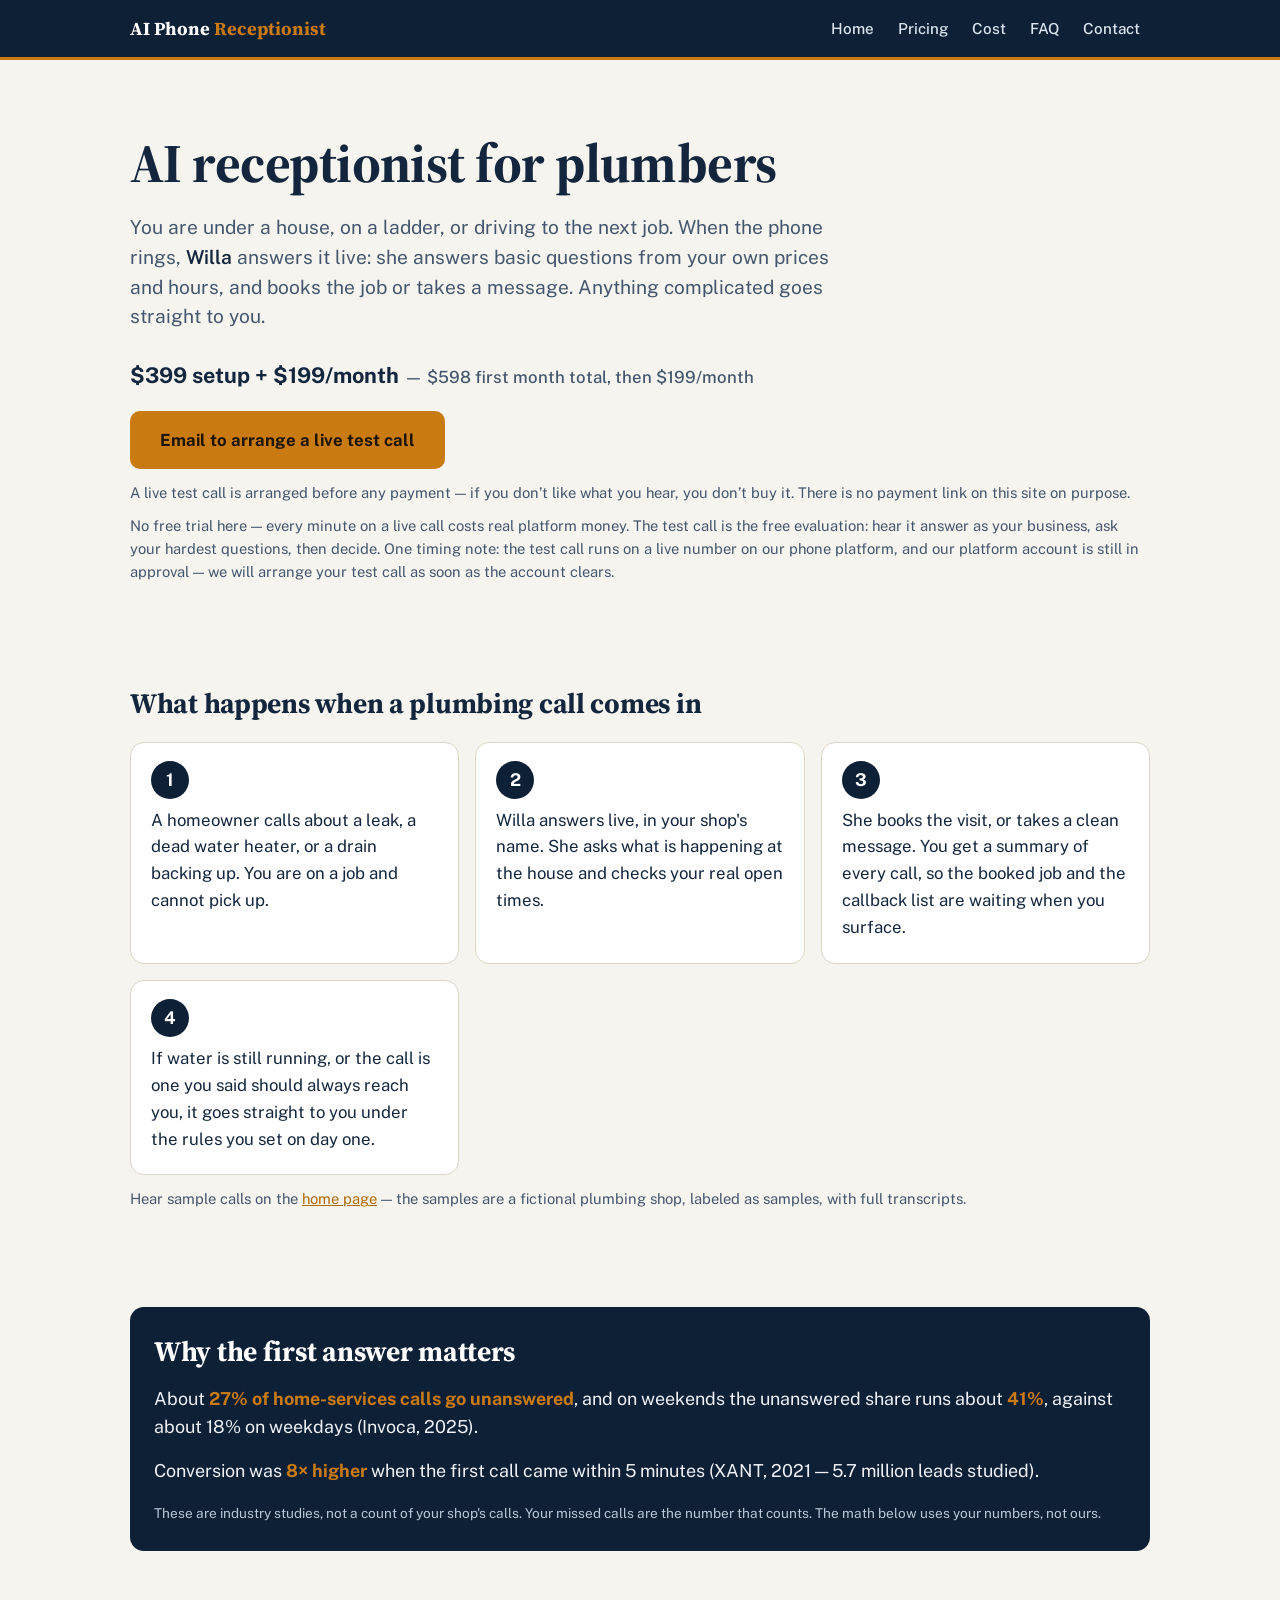
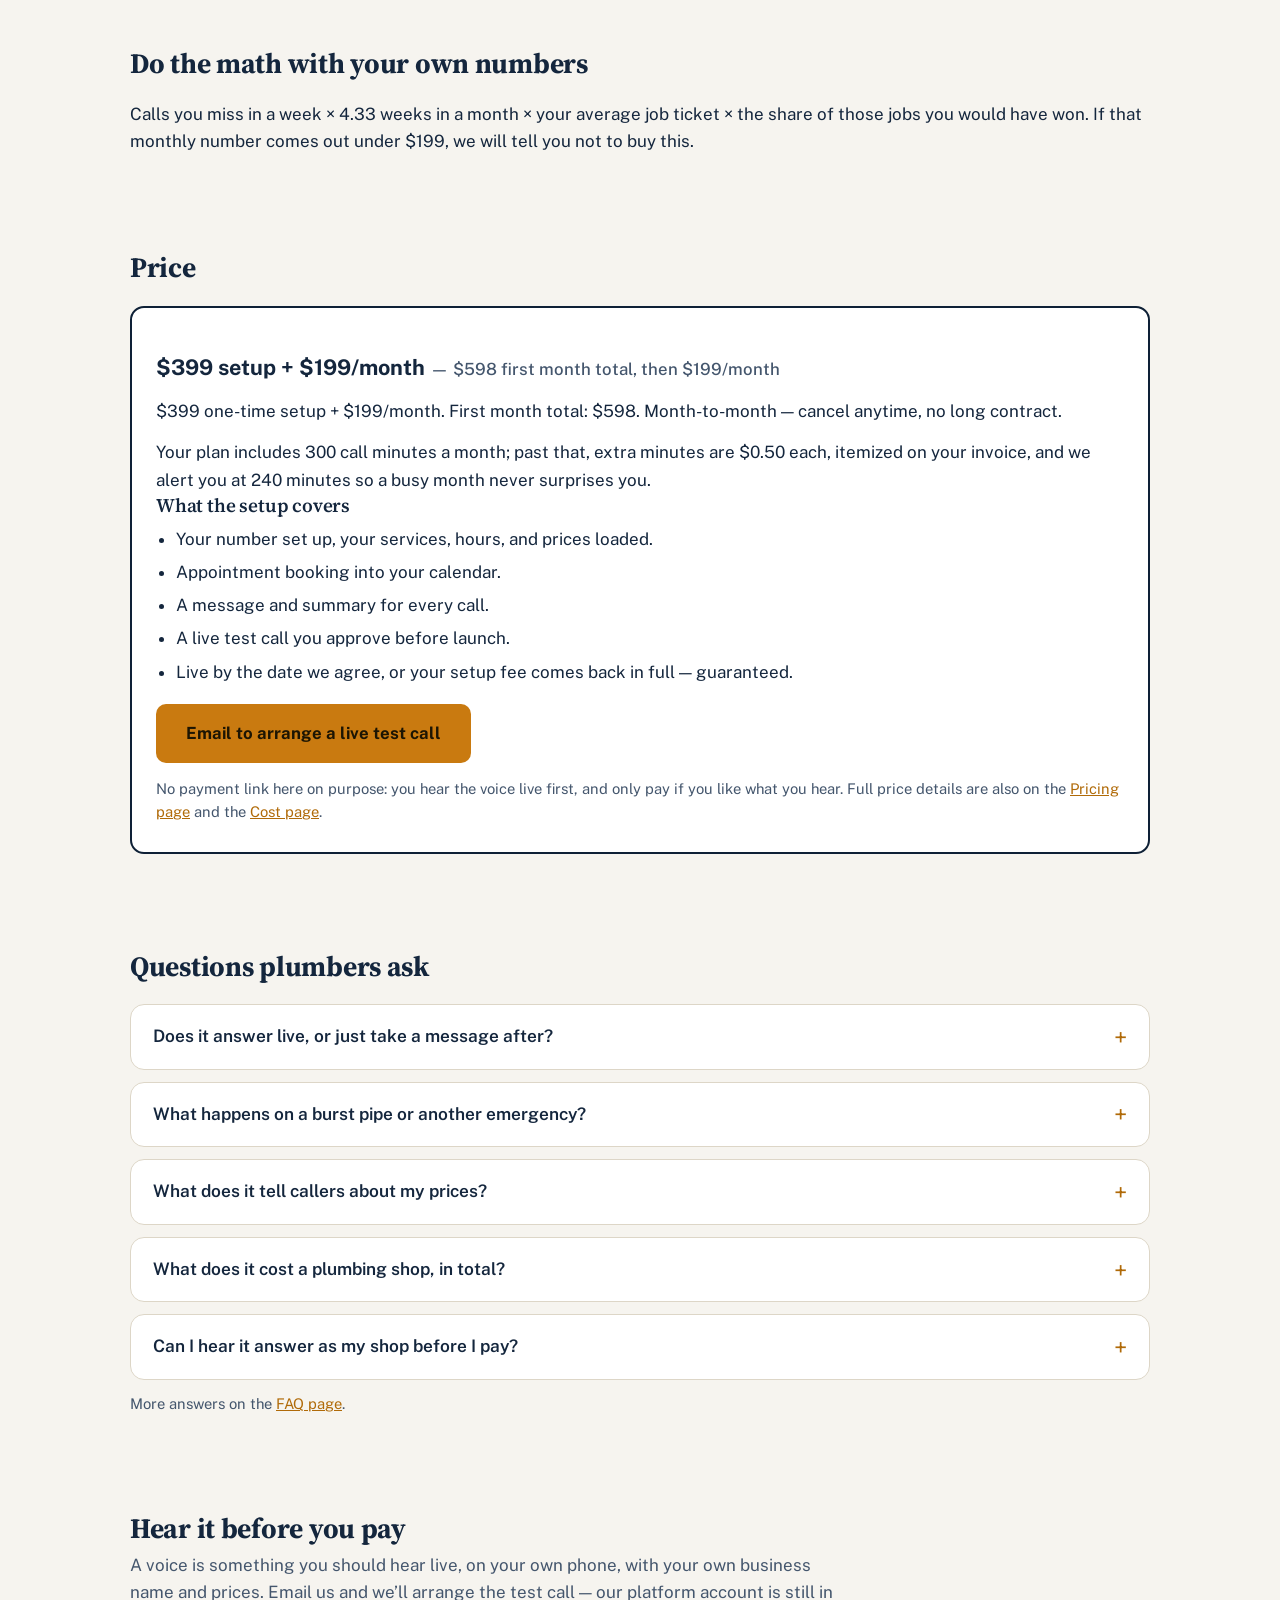
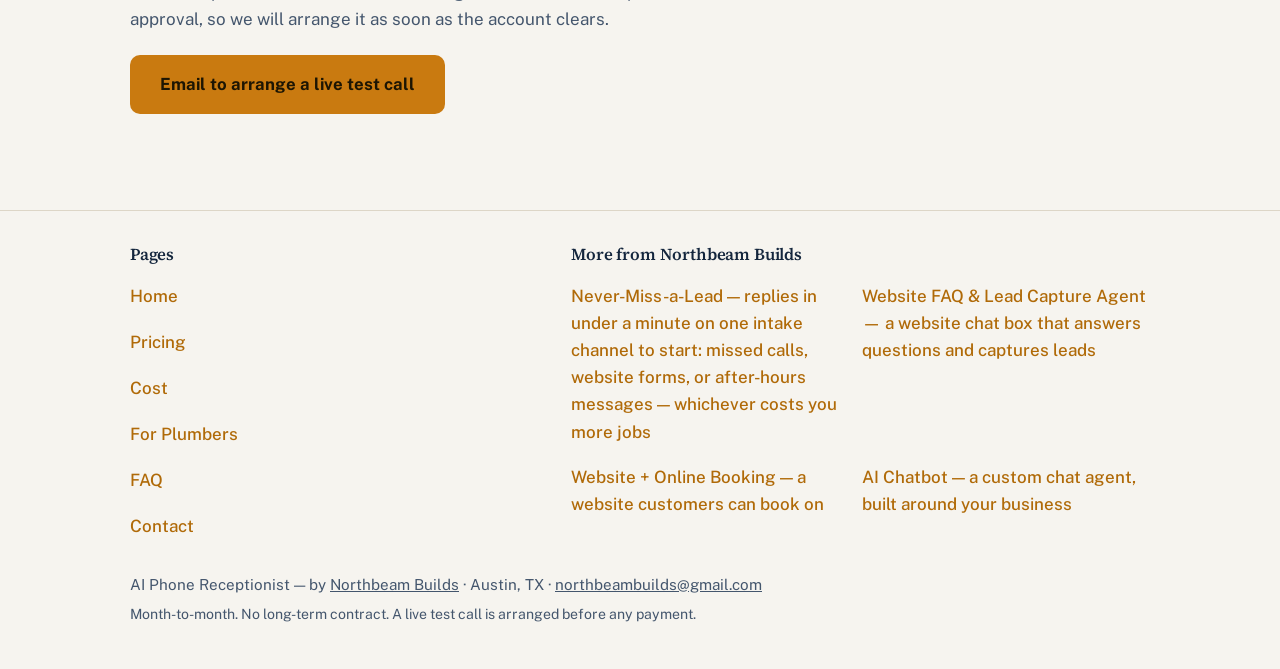
<file: for-plumbers/index.html>
<!doctype html>
<html lang="en">
  <head>
    <meta charset="utf-8" />
    <meta name="viewport" content="width=device-width, initial-scale=1, viewport-fit=cover" />
    <meta name="color-scheme" content="light dark" />
    <link rel="icon" href="data:," />
    <title>AI Receptionist for Plumbers | AI Phone Receptionist</title>
    <meta name="description" content="An AI receptionist for plumbing shops: every call answered live, basic questions handled, jobs booked or a message taken. $399 setup + $199/month." />
    <link rel="canonical" href="https://receptionist.northbeambuilds.com/for-plumbers/" />
    <meta property="og:title" content="AI Receptionist for Plumbers | AI Phone Receptionist" />
    <meta property="og:description" content="An AI receptionist for plumbing shops: every call answered live, basic questions handled, jobs booked or a message taken. $399 setup + $199/month." />
    <meta property="og:type" content="website" />
    <meta property="og:url" content="https://receptionist.northbeambuilds.com/for-plumbers/" />
    <meta name="twitter:card" content="summary" />
    <meta name="twitter:title" content="AI Receptionist for Plumbers | AI Phone Receptionist" />
    <meta name="twitter:description" content="Every call answered live while you are on a job. Jobs booked from your real open times, or a clean message taken. $399 setup + $199/month, $598 first month." />
    <meta name="twitter:url" content="https://receptionist.northbeambuilds.com/for-plumbers/" />
    <script type="application/ld+json">
{"@context": "https://schema.org", "@type": "FAQPage", "mainEntity": [{"@type": "Question", "name": "Does it answer live, or just take a message after?", "acceptedAnswer": {"@type": "Answer", "text": "It answers live, by voice, when you cannot pick up. It answers basic questions from your own services, hours, and prices, books the job from your real open times, or takes a message with a summary sent to you."}}, {"@type": "Question", "name": "What happens on a burst pipe or another emergency?", "acceptedAnswer": {"@type": "Answer", "text": "You set the rules on day one: which calls the voice handles, and which ones go straight to you, every time. Emergencies and complicated calls go to you. The voice does not dispatch your crew."}}, {"@type": "Question", "name": "What does it tell callers about my prices?", "acceptedAnswer": {"@type": "Answer", "text": "Only the prices you give us, loaded the way you say them. If a caller asks for a number it does not have, it does not guess. It takes the question and the caller's number, and you call back with the real number."}}, {"@type": "Question", "name": "What does it cost a plumbing shop, in total?", "acceptedAnswer": {"@type": "Answer", "text": "$399 to set it up, then $199 a month. The first month is $598 total. Month-to-month, no long contract. Your plan includes 300 call minutes a month; past that, extra minutes are $0.50 each, itemized on your invoice, and we alert you at 240 minutes."}}, {"@type": "Question", "name": "Can I hear it answer as my shop before I pay?", "acceptedAnswer": {"@type": "Answer", "text": "Yes. A live test call is arranged before any payment, with your shop's name, services, and prices. One timing note: the test call runs on a live number on our phone platform, and our platform account is still in approval, so we will arrange your test call as soon as the account clears."}}]}
    </script>
    <link rel="preconnect" href="https://fonts.googleapis.com" />
    <link rel="preconnect" href="https://fonts.gstatic.com" crossorigin />
    <link href="https://fonts.googleapis.com/css2?family=Source+Serif+4:opsz,wght@8..60,600;8..60,700&family=Public+Sans:wght@400;500;600;700&display=swap" rel="stylesheet" />
    <link rel="stylesheet" href="/assets/site.css" />
  </head>
  <body>
    <header class="topbar">
      <div class="wrap">
        <a class="wordmark" href="/">AI Phone <span>Receptionist</span></a>
        <button class="nav-toggle" type="button" aria-label="Open menu" aria-expanded="false" aria-controls="main-nav" id="nav-toggle">
          <span class="bars" aria-hidden="true"><span></span><span></span><span></span></span>
        </button>
        <nav class="topnav" id="main-nav" aria-label="Main site">
          <a href="/">Home</a>
          <a href="/pricing/">Pricing</a>
          <a href="/cost/">Cost</a>
          <a href="/faq/">FAQ</a>
          <a href="/contact/">Contact</a>
        </nav>
      </div>
    </header>

    <main>
      <div class="wrap">
        <div class="hero">
          <h1>AI receptionist for plumbers</h1>
          <p class="purpose">You are under a house, on a ladder, or driving to the next job. When the phone rings, <strong>Willa</strong> answers it live: she answers basic questions from your own prices and hours, and books the job or takes a message. Anything complicated goes straight to you.</p>
          <p class="price-line">$399 setup + $199/month <span class="per">— $598 first month total, then $199/month</span></p>
          <div class="cta-row">
            <a class="btn" href="mailto:northbeambuilds@gmail.com?subject=AI Phone Receptionist for plumbers — live test call">Email to arrange a live test call</a>
          </div>
          <p class="buy-note">A live test call is arranged before any payment — if you don’t like what you hear, you don’t buy it. There is no payment link on this site on purpose.</p>
          <p class="trial-note">No free trial here — every minute on a live call costs real platform money. The test call is the free evaluation: hear it answer as your business, ask your hardest questions, then decide. One timing note: the test call runs on a live number on our phone platform, and our platform account is still in approval — we will arrange your test call as soon as the account clears.</p>
        </div>

        <section aria-labelledby="how-heading">
          <div class="section-head">
            <h2 id="how-heading">What happens when a plumbing call comes in</h2>
          </div>
          <ol class="steps">
            <li><p>A homeowner calls about a leak, a dead water heater, or a drain backing up. You are on a job and cannot pick up.</p></li>
            <li><p>Willa answers live, in your shop's name. She asks what is happening at the house and checks your real open times.</p></li>
            <li><p>She books the visit, or takes a clean message. You get a summary of every call, so the booked job and the callback list are waiting when you surface.</p></li>
            <li><p>If water is still running, or the call is one you said should always reach you, it goes straight to you under the rules you set on day one.</p></li>
          </ol>
          <p class="buy-note">Hear sample calls on the <a href="/">home page</a> — the samples are a fictional plumbing shop, labeled as samples, with full transcripts.</p>
        </section>

        <section aria-labelledby="numbers-heading">
          <div class="numbers">
            <h2 id="numbers-heading">Why the first answer matters</h2>
            <p class="stat">About <strong>27% of home-services calls go unanswered</strong>, and on weekends the unanswered share runs about <strong>41%</strong>, against about 18% on weekdays (Invoca, 2025).</p>
            <p class="stat">Conversion was <strong>8× higher</strong> when the first call came within 5 minutes (XANT, 2021 — 5.7 million leads studied).</p>
            <p class="caveat">These are industry studies, not a count of your shop's calls. Your missed calls are the number that counts. The math below uses your numbers, not ours.</p>
          </div>
        </section>

        <section aria-labelledby="math-heading">
          <div class="section-head">
            <h2 id="math-heading">Do the math with your own numbers</h2>
          </div>
          <p>Calls you miss in a week × 4.33 weeks in a month × your average job ticket × the share of those jobs you would have won. If that monthly number comes out under $199, we will tell you not to buy this.</p>
        </section>

        <section aria-labelledby="price-heading">
          <div class="section-head">
            <h2 id="price-heading">Price</h2>
          </div>
          <div class="price-box">
            <p class="price-line">$399 setup + $199/month <span class="per">— $598 first month total, then $199/month</span></p>
            <p>$399 one-time setup + $199/month. First month total: $598. Month-to-month — cancel anytime, no long contract.</p>
            <p>Your plan includes 300 call minutes a month; past that, extra minutes are $0.50 each, itemized on your invoice, and we alert you at 240 minutes so a busy month never surprises you.</p>
            <h3>What the setup covers</h3>
            <ul>
              <li>Your number set up, your services, hours, and prices loaded.</li>
              <li>Appointment booking into your calendar.</li>
              <li>A message and summary for every call.</li>
              <li>A live test call you approve before launch.</li>
              <li>Live by the date we agree, or your setup fee comes back in full — guaranteed.</li>
            </ul>
            <div class="cta-row">
              <a class="btn" href="mailto:northbeambuilds@gmail.com?subject=AI Phone Receptionist for plumbers — live test call">Email to arrange a live test call</a>
            </div>
            <p class="buy-note">No payment link here on purpose: you hear the voice live first, and only pay if you like what you hear. Full price details are also on the <a href="/pricing/">Pricing page</a> and the <a href="/cost/">Cost page</a>.</p>
          </div>
        </section>

        <section aria-labelledby="faq-heading">
          <div class="section-head">
            <h2 id="faq-heading">Questions plumbers ask</h2>
          </div>
          <div class="faq">
            <details>
              <summary>Does it answer live, or just take a message after?</summary>
              <p>It answers live, by voice, when you cannot pick up. It answers basic questions from your own services, hours, and prices, books the job from your real open times, or takes a message with a summary sent to you.</p>
            </details>
            <details>
              <summary>What happens on a burst pipe or another emergency?</summary>
              <p>You set the rules on day one: which calls the voice handles, and which ones go straight to you, every time. Emergencies and complicated calls go to you. The voice does not dispatch your crew.</p>
            </details>
            <details>
              <summary>What does it tell callers about my prices?</summary>
              <p>Only the prices you give us, loaded the way you say them. If a caller asks for a number it does not have, it does not guess. It takes the question and the caller's number, and you call back with the real number.</p>
            </details>
            <details>
              <summary>What does it cost a plumbing shop, in total?</summary>
              <p>$399 to set it up, then $199 a month. The first month is $598 total. Month-to-month, no long contract. Your plan includes 300 call minutes a month; past that, extra minutes are $0.50 each, itemized on your invoice, and we alert you at 240 minutes.</p>
            </details>
            <details>
              <summary>Can I hear it answer as my shop before I pay?</summary>
              <p>Yes. A live test call is arranged before any payment, with your shop's name, services, and prices. One timing note: the test call runs on a live number on our phone platform, and our platform account is still in approval, so we will arrange your test call as soon as the account clears.</p>
            </details>
          </div>
          <p class="buy-note">More answers on the <a href="/faq/">FAQ page</a>.</p>
        </section>

        <section aria-label="Get started">
          <div class="section-head">
            <h2>Hear it before you pay</h2>
            <p>A voice is something you should hear live, on your own phone, with your own business name and prices. Email us and we’ll arrange the test call — our platform account is still in approval, so we will arrange it as soon as the account clears.</p>
          </div>
          <div class="cta-row">
            <a class="btn" href="mailto:northbeambuilds@gmail.com?subject=AI Phone Receptionist for plumbers — live test call">Email to arrange a live test call</a>
          </div>
        </section>
      </div>
    </main>
    <footer>
      <div class="wrap">
        <div class="footer-grid">
          <nav aria-label="Site pages">
            <h3>Pages</h3>
            <ul class="sitemap-list">
              <li><a href="/">Home</a></li>
              <li><a href="/pricing/">Pricing</a></li>
              <li><a href="/cost/">Cost</a></li>
              <li><a href="/for-plumbers/">For Plumbers</a></li>
              <li><a href="/faq/">FAQ</a></li>
              <li><a href="/contact/">Contact</a></li>
            </ul>
          </nav>
          <nav aria-label="More from Northbeam Builds">
            <h3>More from Northbeam Builds</h3>
            <ul class="tool-list">
              <li><a href="https://nevermiss.northbeambuilds.com/">Never-Miss-a-Lead — replies in under a minute on one intake channel to start: missed calls, website forms, or after-hours messages — whichever costs you more jobs</a></li>
              <li><a href="https://faqagent.northbeambuilds.com/">Website FAQ &amp; Lead Capture Agent — a website chat box that answers questions and captures leads</a></li>
              <li><a href="https://booking.northbeambuilds.com/">Website + Online Booking — a website customers can book on</a></li>
              <li><a href="https://chatbot.northbeambuilds.com/">AI Chatbot — a custom chat agent, built around your business</a></li>
            </ul>
          </nav>
        </div>
        <p class="footer-line">AI Phone Receptionist — by <a href="https://northbeambuilds.com">Northbeam Builds</a> · Austin, TX · <a href="mailto:northbeambuilds@gmail.com">northbeambuilds@gmail.com</a></p>
        <p class="footer-small">Month-to-month. No long-term contract. A live test call is arranged before any payment.</p>
      </div>
    </footer>
    <script src="/assets/site.js"></script>
  </body>
</html>
</file>
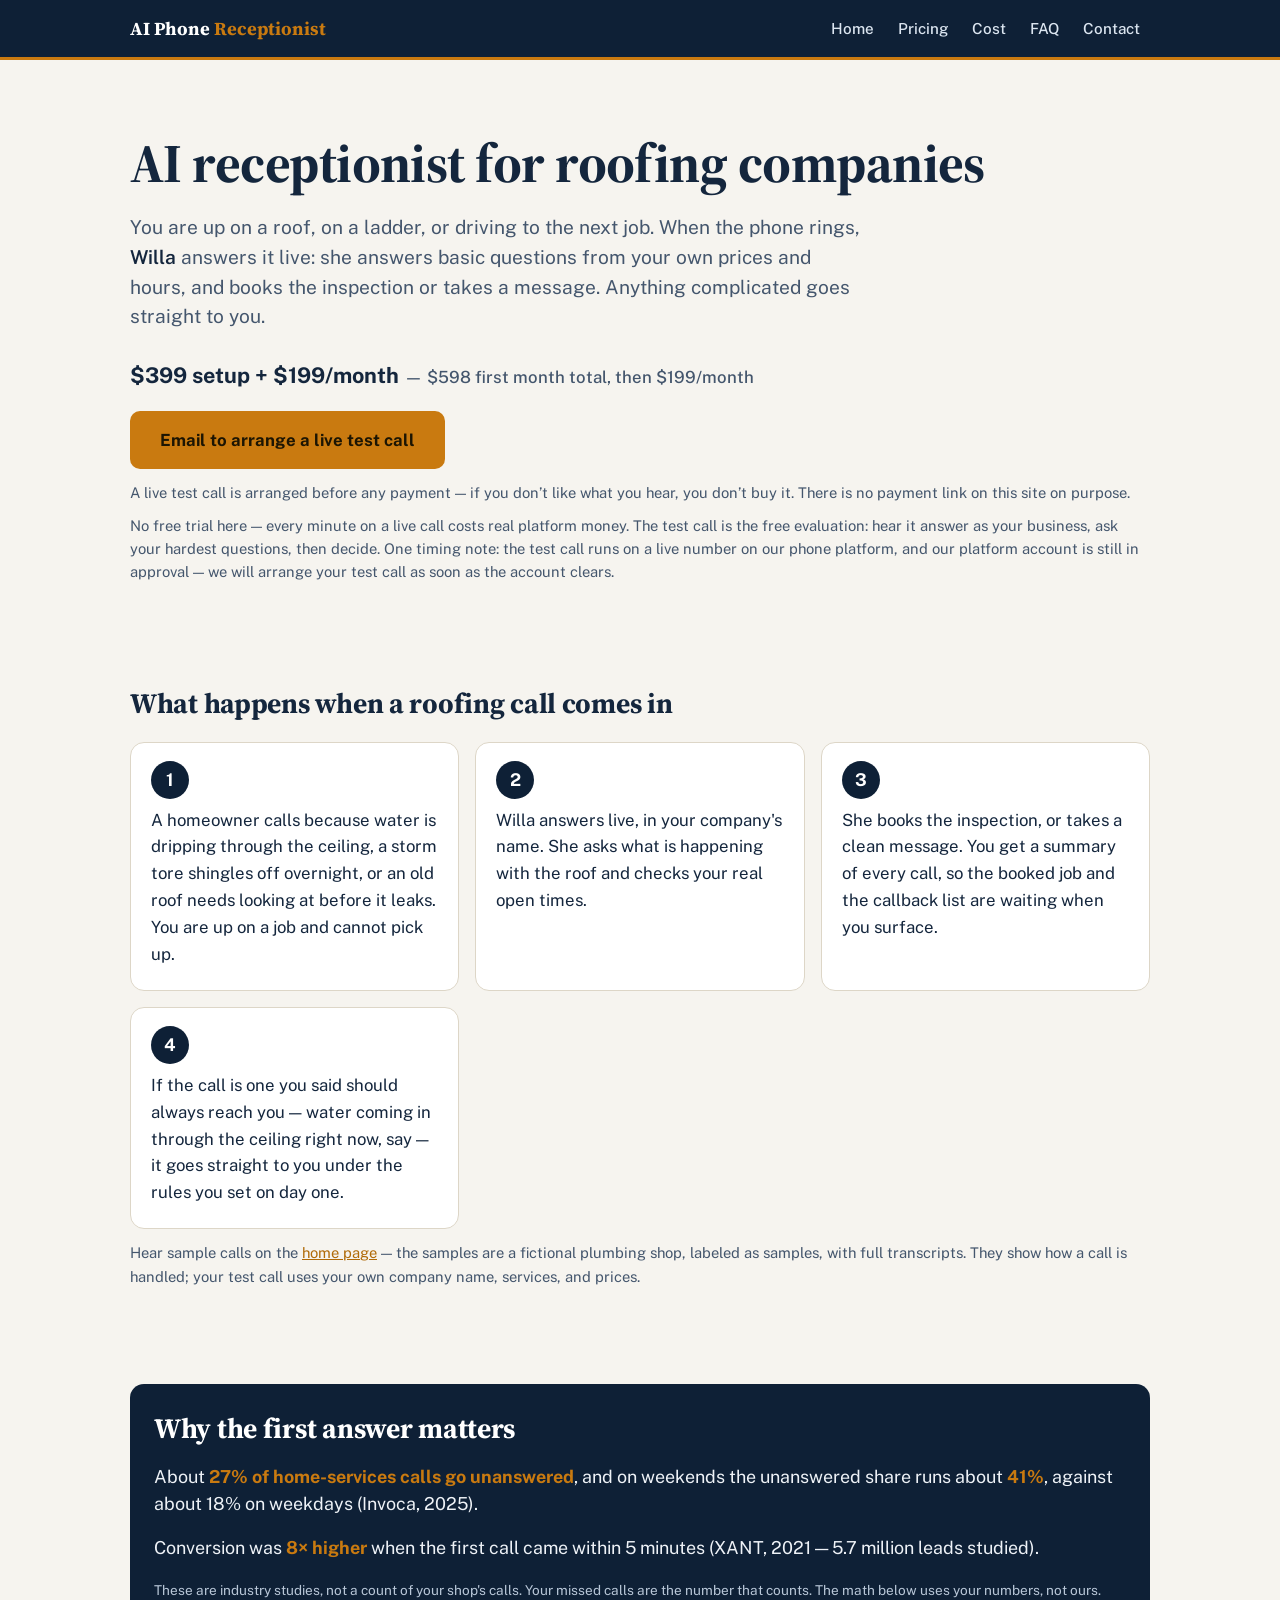
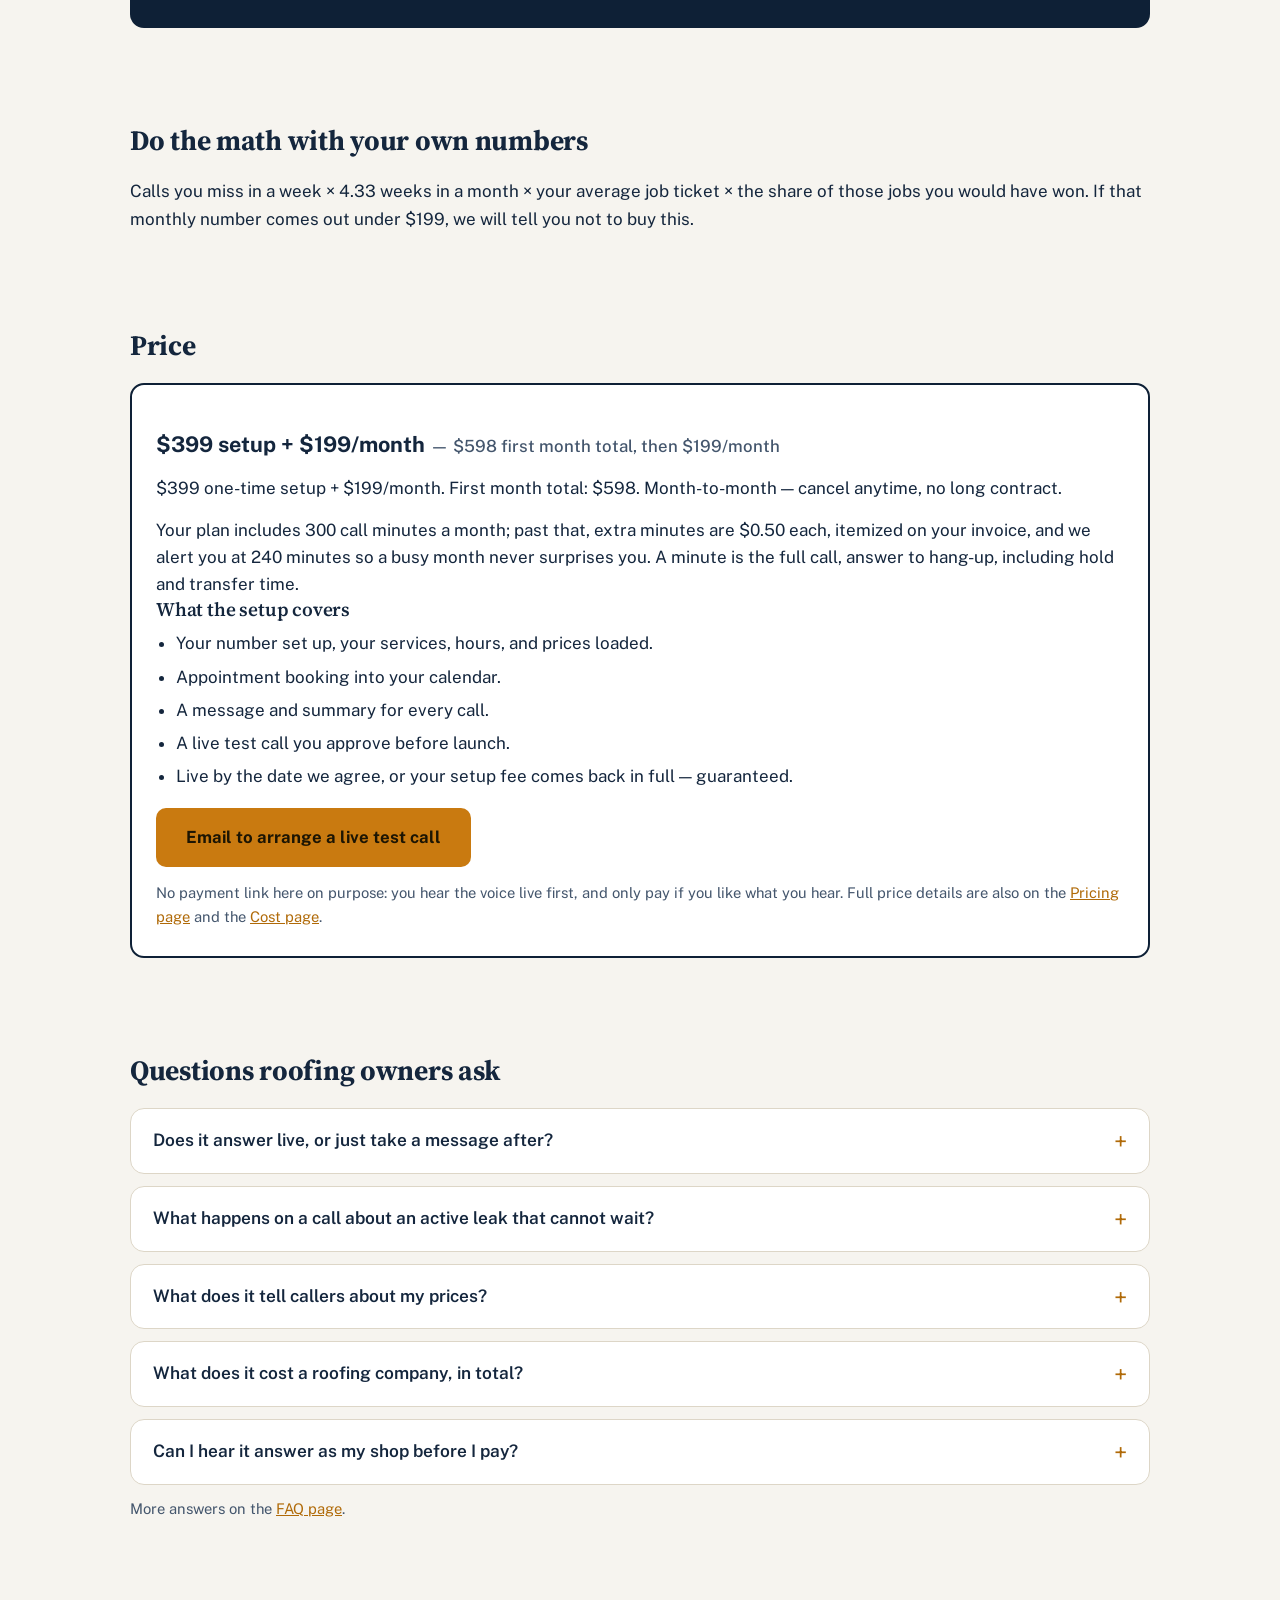
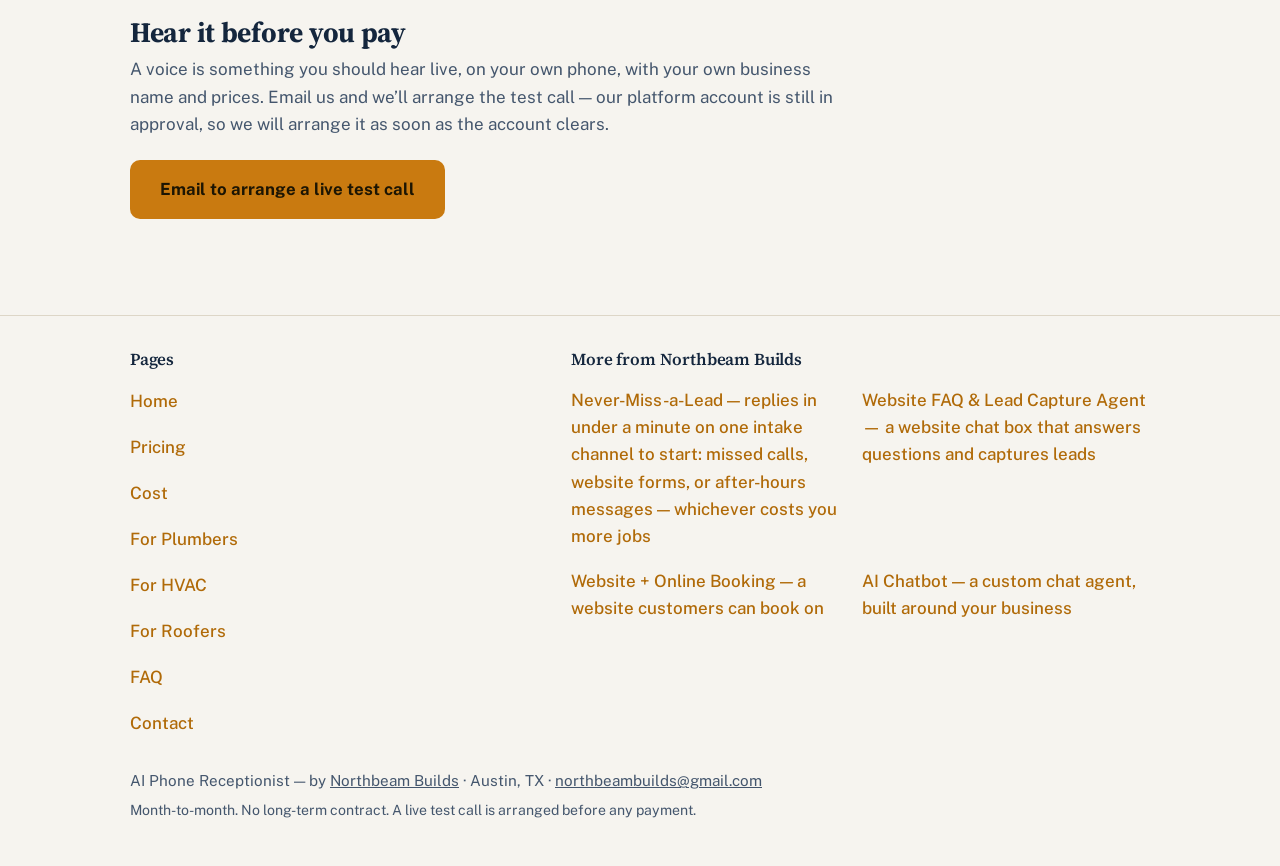
<file: for-roofers/index.html>
<!doctype html>
<html lang="en">
  <head>
    <meta charset="utf-8" />
    <meta name="viewport" content="width=device-width, initial-scale=1, viewport-fit=cover" />
    <meta name="color-scheme" content="light dark" />
    <link rel="icon" href="data:," />
    <title>AI Receptionist for Roofing Companies | AI Phone Receptionist</title>
    <meta name="description" content="An AI receptionist for roofing companies: answers live when you can't pick up, basic questions handled, jobs booked, messages taken. $399 setup + $199/month." />
    <link rel="canonical" href="https://receptionist.northbeambuilds.com/for-roofers/" />
    <meta property="og:title" content="AI Receptionist for Roofing Companies | AI Phone Receptionist" />
    <meta property="og:description" content="An AI receptionist for roofing companies: answers live when you can't pick up, basic questions handled, jobs booked, messages taken. $399 setup + $199/month." />
    <meta property="og:type" content="website" />
    <meta property="og:url" content="https://receptionist.northbeambuilds.com/for-roofers/" />
    <meta name="twitter:card" content="summary" />
    <meta name="twitter:title" content="AI Receptionist for Roofing Companies | AI Phone Receptionist" />
    <meta name="twitter:description" content="Every call answered live while you are up on a roof. Inspections booked from your real open times, or a clean message taken. $399 setup + $199/month, $598 first month." />
    <meta name="twitter:url" content="https://receptionist.northbeambuilds.com/for-roofers/" />
    <script type="application/ld+json">
{"@context": "https://schema.org", "@type": "FAQPage", "mainEntity": [{"@type": "Question", "name": "Does it answer live, or just take a message after?", "acceptedAnswer": {"@type": "Answer", "text": "It answers live, by voice, when you cannot pick up. It answers basic questions from your own services, hours, and prices, books the job from your real open times, or takes a message with a summary sent to you."}}, {"@type": "Question", "name": "What happens on a call about an active leak that cannot wait?", "acceptedAnswer": {"@type": "Answer", "text": "You set the rules on day one: which calls the voice handles, and which ones go straight to you, every time. A caller with water coming through the ceiling, storm damage over an open room, or anything complicated goes where your rules say. The voice does not dispatch your crews."}}, {"@type": "Question", "name": "What does it tell callers about my prices?", "acceptedAnswer": {"@type": "Answer", "text": "Only the prices you give us, loaded the way you say them. If a caller asks for a number it does not have, it does not guess. It takes the question and the caller's number, and you call back with the real number."}}, {"@type": "Question", "name": "What does it cost a roofing company, in total?", "acceptedAnswer": {"@type": "Answer", "text": "$399 to set it up, then $199 a month. The first month is $598 total. Month-to-month, no long contract. Your plan includes 300 call minutes a month; past that, extra minutes are $0.50 each, itemized on your invoice, and we alert you at 240 minutes."}}, {"@type": "Question", "name": "Can I hear it answer as my shop before I pay?", "acceptedAnswer": {"@type": "Answer", "text": "Yes. A live test call is arranged before any payment, with your company's name, services, and prices. One timing note: the test call runs on a live number on our phone platform, and our platform account is still in approval, so we will arrange your test call as soon as the account clears."}}]}
    </script>
    <link rel="preconnect" href="https://fonts.googleapis.com" />
    <link rel="preconnect" href="https://fonts.gstatic.com" crossorigin />
    <link href="https://fonts.googleapis.com/css2?family=Source+Serif+4:opsz,wght@8..60,600;8..60,700&family=Public+Sans:wght@400;500;600;700&display=swap" rel="stylesheet" />
    <link rel="stylesheet" href="/assets/site.css" />
  </head>
  <body>
    <header class="topbar">
      <div class="wrap">
        <a class="wordmark" href="/">AI Phone <span>Receptionist</span></a>
        <button class="nav-toggle" type="button" aria-label="Open menu" aria-expanded="false" aria-controls="main-nav" id="nav-toggle">
          <span class="bars" aria-hidden="true"><span></span><span></span><span></span></span>
        </button>
        <nav class="topnav" id="main-nav" aria-label="Main site">
          <a href="/">Home</a>
          <a href="/pricing/">Pricing</a>
          <a href="/cost/">Cost</a>
          <a href="/faq/">FAQ</a>
          <a href="/contact/">Contact</a>
        </nav>
      </div>
    </header>

    <main>
      <div class="wrap">
        <div class="hero">
          <h1>AI receptionist for roofing companies</h1>
          <p class="purpose">You are up on a roof, on a ladder, or driving to the next job. When the phone rings, <strong>Willa</strong> answers it live: she answers basic questions from your own prices and hours, and books the inspection or takes a message. Anything complicated goes straight to you.</p>
          <p class="price-line">$399 setup + $199/month <span class="per">— $598 first month total, then $199/month</span></p>
          <div class="cta-row">
            <a class="btn" href="mailto:northbeambuilds@gmail.com?subject=AI Phone Receptionist for Roofing — live test call">Email to arrange a live test call</a>
          </div>
          <p class="buy-note">A live test call is arranged before any payment — if you don’t like what you hear, you don’t buy it. There is no payment link on this site on purpose.</p>
          <p class="trial-note">No free trial here — every minute on a live call costs real platform money. The test call is the free evaluation: hear it answer as your business, ask your hardest questions, then decide. One timing note: the test call runs on a live number on our phone platform, and our platform account is still in approval — we will arrange your test call as soon as the account clears.</p>
        </div>

        <section aria-labelledby="how-heading">
          <div class="section-head">
            <h2 id="how-heading">What happens when a roofing call comes in</h2>
          </div>
          <ol class="steps">
            <li><p>A homeowner calls because water is dripping through the ceiling, a storm tore shingles off overnight, or an old roof needs looking at before it leaks. You are up on a job and cannot pick up.</p></li>
            <li><p>Willa answers live, in your company's name. She asks what is happening with the roof and checks your real open times.</p></li>
            <li><p>She books the inspection, or takes a clean message. You get a summary of every call, so the booked job and the callback list are waiting when you surface.</p></li>
            <li><p>If the call is one you said should always reach you — water coming in through the ceiling right now, say — it goes straight to you under the rules you set on day one.</p></li>
          </ol>
          <p class="buy-note">Hear sample calls on the <a href="/">home page</a> — the samples are a fictional plumbing shop, labeled as samples, with full transcripts. They show how a call is handled; your test call uses your own company name, services, and prices.</p>
        </section>

        <section aria-labelledby="numbers-heading">
          <div class="numbers">
            <h2 id="numbers-heading">Why the first answer matters</h2>
            <p class="stat">About <strong>27% of home-services calls go unanswered</strong>, and on weekends the unanswered share runs about <strong>41%</strong>, against about 18% on weekdays (Invoca, 2025).</p>
            <p class="stat">Conversion was <strong>8× higher</strong> when the first call came within 5 minutes (XANT, 2021 — 5.7 million leads studied).</p>
            <p class="caveat">These are industry studies, not a count of your shop's calls. Your missed calls are the number that counts. The math below uses your numbers, not ours.</p>
          </div>
        </section>

        <section aria-labelledby="math-heading">
          <div class="section-head">
            <h2 id="math-heading">Do the math with your own numbers</h2>
          </div>
          <p>Calls you miss in a week × 4.33 weeks in a month × your average job ticket × the share of those jobs you would have won. If that monthly number comes out under $199, we will tell you not to buy this.</p>
        </section>

        <section aria-labelledby="price-heading">
          <div class="section-head">
            <h2 id="price-heading">Price</h2>
          </div>
          <div class="price-box">
            <p class="price-line">$399 setup + $199/month <span class="per">— $598 first month total, then $199/month</span></p>
            <p>$399 one-time setup + $199/month. First month total: $598. Month-to-month — cancel anytime, no long contract.</p>
            <p>Your plan includes 300 call minutes a month; past that, extra minutes are $0.50 each, itemized on your invoice, and we alert you at 240 minutes so a busy month never surprises you. A minute is the full call, answer to hang-up, including hold and transfer time.</p>
            <h3>What the setup covers</h3>
            <ul>
              <li>Your number set up, your services, hours, and prices loaded.</li>
              <li>Appointment booking into your calendar.</li>
              <li>A message and summary for every call.</li>
              <li>A live test call you approve before launch.</li>
              <li>Live by the date we agree, or your setup fee comes back in full — guaranteed.</li>
            </ul>
            <div class="cta-row">
              <a class="btn" href="mailto:northbeambuilds@gmail.com?subject=AI Phone Receptionist for Roofing — live test call">Email to arrange a live test call</a>
            </div>
            <p class="buy-note">No payment link here on purpose: you hear the voice live first, and only pay if you like what you hear. Full price details are also on the <a href="/pricing/">Pricing page</a> and the <a href="/cost/">Cost page</a>.</p>
          </div>
        </section>

        <section aria-labelledby="faq-heading">
          <div class="section-head">
            <h2 id="faq-heading">Questions roofing owners ask</h2>
          </div>
          <div class="faq">
            <details>
              <summary>Does it answer live, or just take a message after?</summary>
              <p>It answers live, by voice, when you cannot pick up. It answers basic questions from your own services, hours, and prices, books the job from your real open times, or takes a message with a summary sent to you.</p>
            </details>
            <details>
              <summary>What happens on a call about an active leak that cannot wait?</summary>
              <p>You set the rules on day one: which calls the voice handles, and which ones go straight to you, every time. A caller with water coming through the ceiling, storm damage over an open room, or anything complicated goes where your rules say. The voice does not dispatch your crews.</p>
            </details>
            <details>
              <summary>What does it tell callers about my prices?</summary>
              <p>Only the prices you give us, loaded the way you say them. If a caller asks for a number it does not have, it does not guess. It takes the question and the caller's number, and you call back with the real number.</p>
            </details>
            <details>
              <summary>What does it cost a roofing company, in total?</summary>
              <p>$399 to set it up, then $199 a month. The first month is $598 total. Month-to-month, no long contract. Your plan includes 300 call minutes a month; past that, extra minutes are $0.50 each, itemized on your invoice, and we alert you at 240 minutes.</p>
            </details>
            <details>
              <summary>Can I hear it answer as my shop before I pay?</summary>
              <p>Yes. A live test call is arranged before any payment, with your company's name, services, and prices. One timing note: the test call runs on a live number on our phone platform, and our platform account is still in approval, so we will arrange your test call as soon as the account clears.</p>
            </details>
          </div>
          <p class="buy-note">More answers on the <a href="/faq/">FAQ page</a>.</p>
        </section>

        <section aria-label="Get started">
          <div class="section-head">
            <h2>Hear it before you pay</h2>
            <p>A voice is something you should hear live, on your own phone, with your own business name and prices. Email us and we’ll arrange the test call — our platform account is still in approval, so we will arrange it as soon as the account clears.</p>
          </div>
          <div class="cta-row">
            <a class="btn" href="mailto:northbeambuilds@gmail.com?subject=AI Phone Receptionist for Roofing — live test call">Email to arrange a live test call</a>
          </div>
        </section>
      </div>
    </main>
    <footer>
      <div class="wrap">
        <div class="footer-grid">
          <nav aria-label="Site pages">
            <h3>Pages</h3>
            <ul class="sitemap-list">
              <li><a href="/">Home</a></li>
              <li><a href="/pricing/">Pricing</a></li>
              <li><a href="/cost/">Cost</a></li>
              <li><a href="/for-plumbers/">For Plumbers</a></li>
              <li><a href="/for-hvac/">For HVAC</a></li>
              <li><a href="/for-roofers/">For Roofers</a></li>
              <li><a href="/faq/">FAQ</a></li>
              <li><a href="/contact/">Contact</a></li>
            </ul>
          </nav>
          <nav aria-label="More from Northbeam Builds">
            <h3>More from Northbeam Builds</h3>
            <ul class="tool-list">
              <li><a href="https://nevermiss.northbeambuilds.com/">Never-Miss-a-Lead — replies in under a minute on one intake channel to start: missed calls, website forms, or after-hours messages — whichever costs you more jobs</a></li>
              <li><a href="https://faqagent.northbeambuilds.com/">Website FAQ &amp; Lead Capture Agent — a website chat box that answers questions and captures leads</a></li>
              <li><a href="https://booking.northbeambuilds.com/">Website + Online Booking — a website customers can book on</a></li>
              <li><a href="https://chatbot.northbeambuilds.com/">AI Chatbot — a custom chat agent, built around your business</a></li>
            </ul>
          </nav>
        </div>
        <p class="footer-line">AI Phone Receptionist — by <a href="https://northbeambuilds.com">Northbeam Builds</a> · Austin, TX · <a href="mailto:northbeambuilds@gmail.com">northbeambuilds@gmail.com</a></p>
        <p class="footer-small">Month-to-month. No long-term contract. A live test call is arranged before any payment.</p>
      </div>
    </footer>
    <script src="/assets/site.js"></script>
  </body>
</html>
</file>
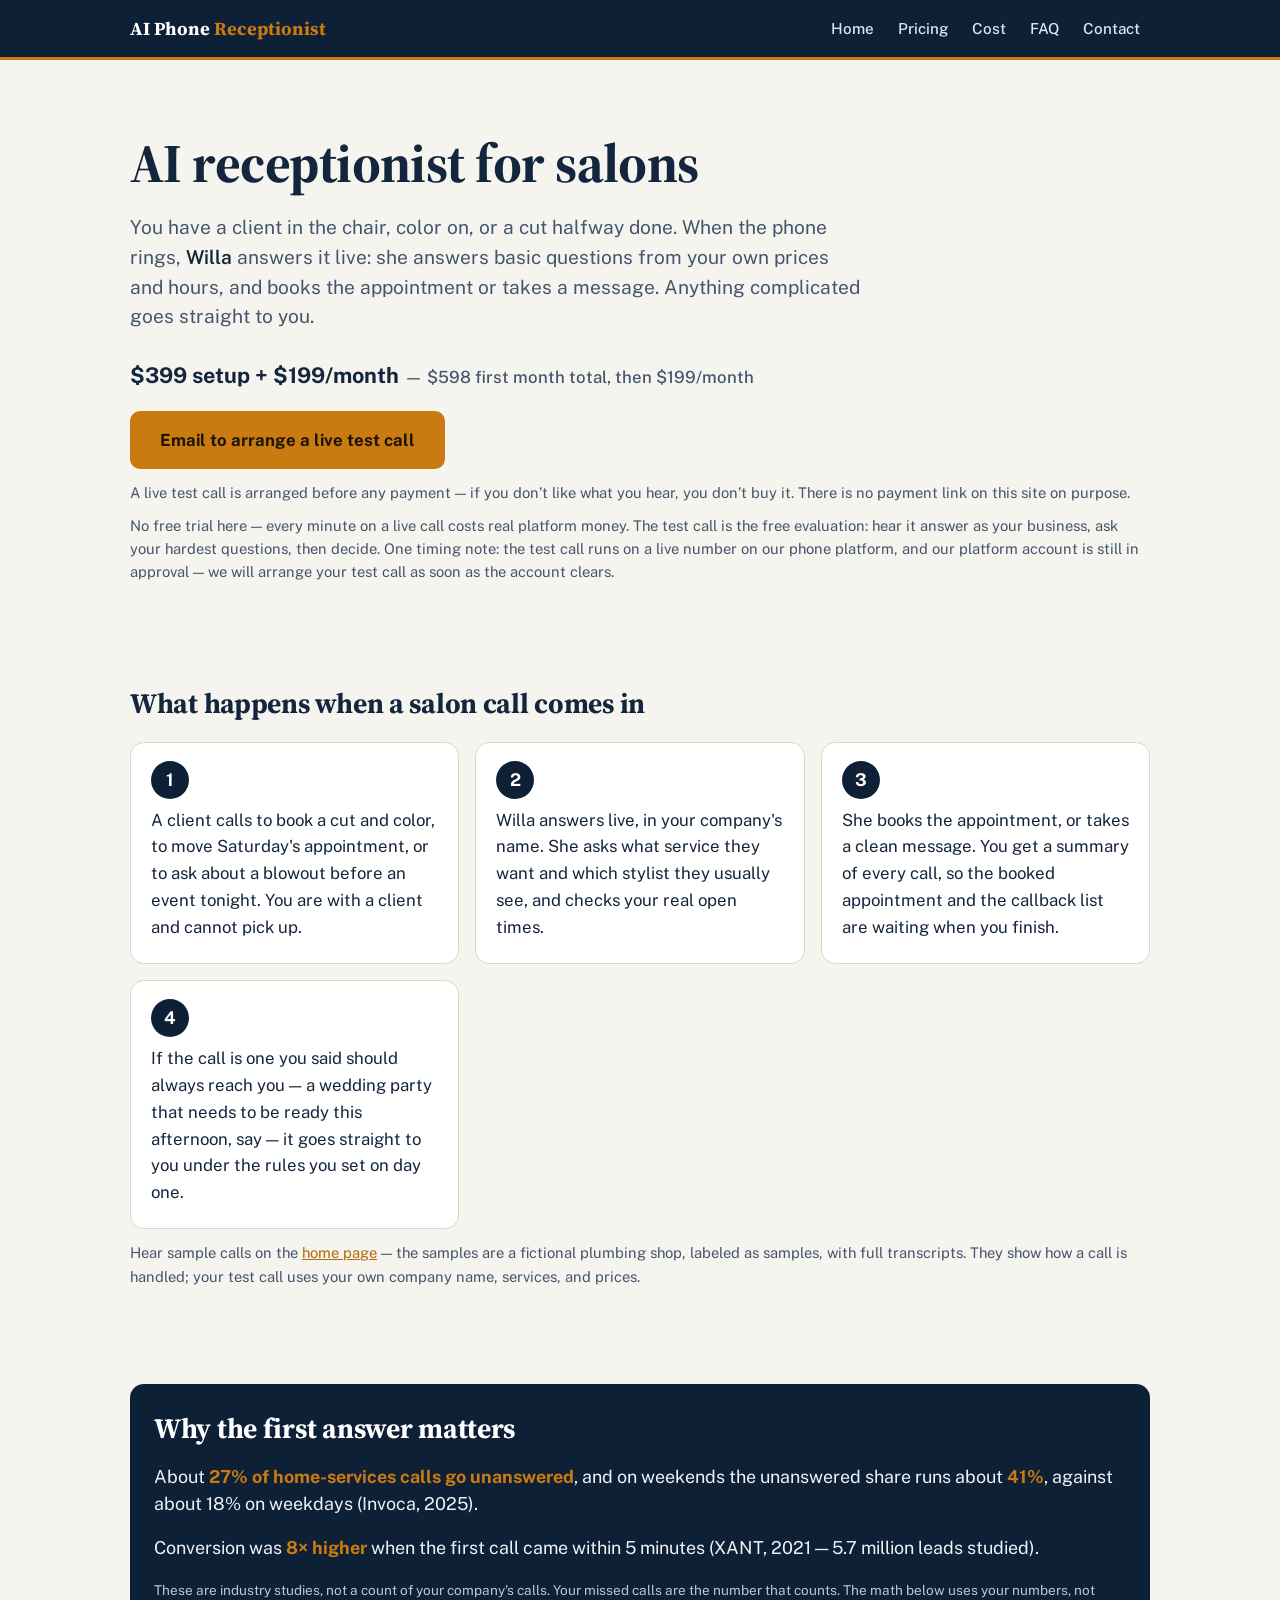
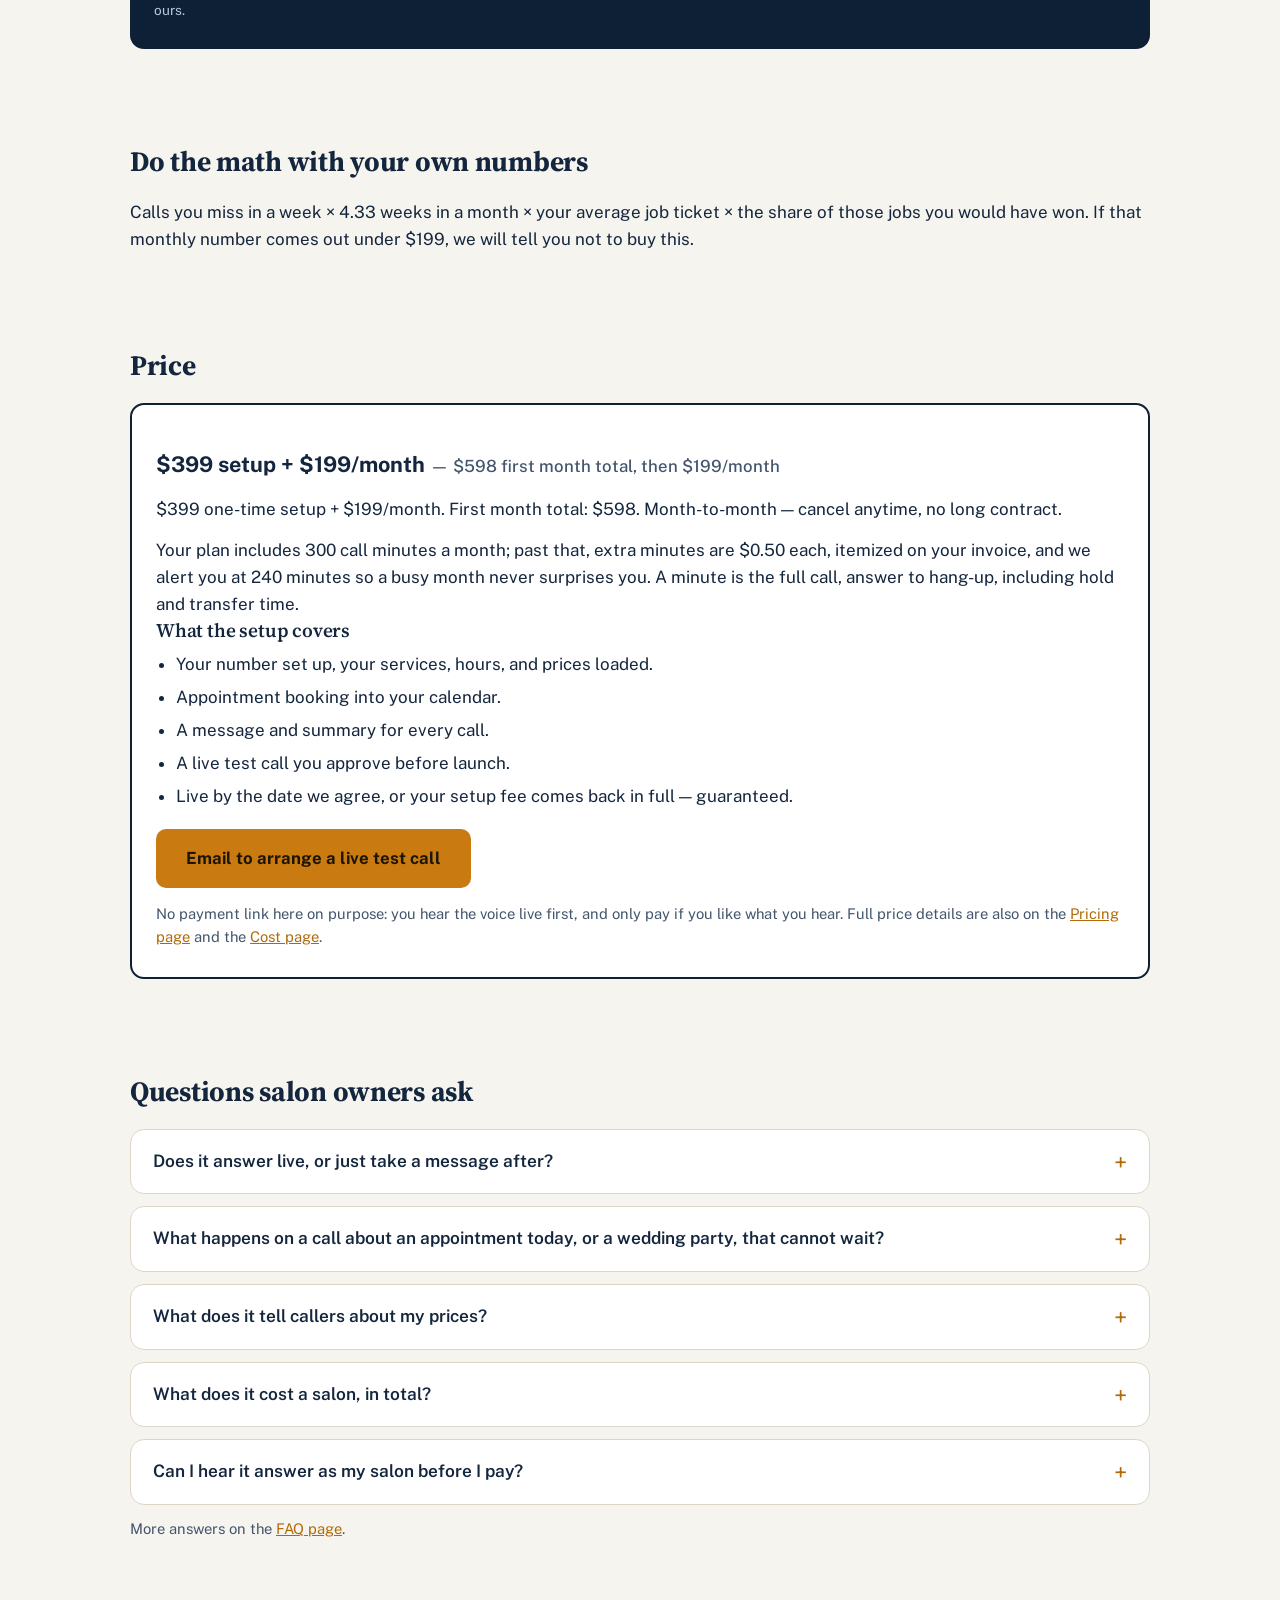
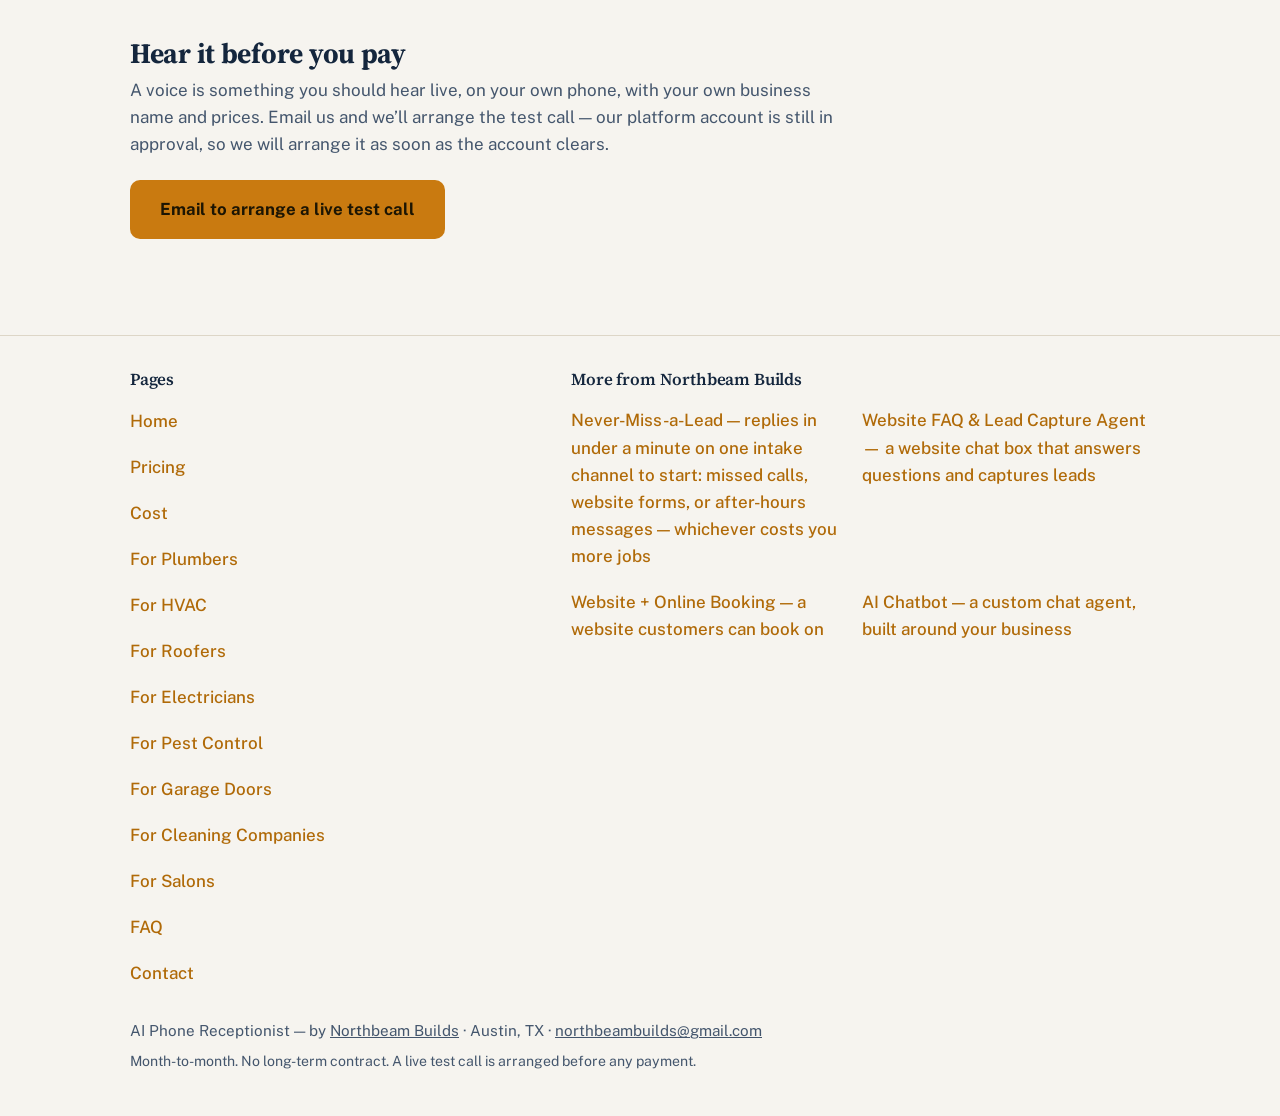
<file: for-salons/index.html>
<!doctype html>
<html lang="en">
  <head>
    <meta charset="utf-8" />
    <meta name="viewport" content="width=device-width, initial-scale=1, viewport-fit=cover" />
    <meta name="color-scheme" content="light dark" />
    <link rel="icon" href="data:," />
    <title>AI Receptionist for Salons | AI Phone Receptionist</title>
    <meta name="description" content="An AI receptionist for salons: answers live when you can't pick up, appointments booked, messages taken. $399 setup + $199/month." />
    <link rel="canonical" href="https://receptionist.northbeambuilds.com/for-salons/" />
    <meta property="og:title" content="AI Receptionist for Salons | AI Phone Receptionist" />
    <meta property="og:description" content="An AI receptionist for salons: answers live when you can't pick up, appointments booked, messages taken. $399 setup + $199/month." />
    <meta property="og:type" content="website" />
    <meta property="og:url" content="https://receptionist.northbeambuilds.com/for-salons/" />
    <meta name="twitter:card" content="summary" />
    <meta name="twitter:title" content="AI Receptionist for Salons | AI Phone Receptionist" />
    <meta name="twitter:description" content="An AI receptionist for salons: answers live when you can't pick up, appointments booked, messages taken. $399 setup + $199/month." />
    <meta name="twitter:url" content="https://receptionist.northbeambuilds.com/for-salons/" />
    <script type="application/ld+json">
{"@context": "https://schema.org", "@type": "FAQPage", "mainEntity": [{"@type": "Question", "name": "Does it answer live, or just take a message after?", "acceptedAnswer": {"@type": "Answer", "text": "It answers live, by voice, when you cannot pick up. It answers basic questions from your own services, hours, and prices, books the appointment from your real open times, or takes a message with a summary sent to you."}}, {"@type": "Question", "name": "What happens on a call about an appointment today, or a wedding party, that cannot wait?", "acceptedAnswer": {"@type": "Answer", "text": "You set the rules on day one: which calls the voice handles, and which ones go straight to you, every time. A caller whose appointment is today and who needs to move it before it turns into a no-show, a wedding party getting ready this afternoon, or anything complicated goes where your rules say. The voice does not decide who gets squeezed in — that call stays with you."}}, {"@type": "Question", "name": "What does it tell callers about my prices?", "acceptedAnswer": {"@type": "Answer", "text": "Only the prices you give us, loaded the way you say them. If a caller asks for a number it does not have, it does not guess. It takes the question and the caller's number, and you call back with the real number."}}, {"@type": "Question", "name": "What does it cost a salon, in total?", "acceptedAnswer": {"@type": "Answer", "text": "$399 to set it up, then $199 a month. The first month is $598 total. Month-to-month, no long contract. Your plan includes 300 call minutes a month; past that, extra minutes are $0.50 each, itemized on your invoice, and we alert you at 240 minutes."}}, {"@type": "Question", "name": "Can I hear it answer as my salon before I pay?", "acceptedAnswer": {"@type": "Answer", "text": "Yes. A live test call is arranged before any payment, with your company's name, services, and prices. One timing note: the test call runs on a live number on our phone platform, and our platform account is still in approval, so we will arrange your test call as soon as the account clears."}}]}
    </script>
    <link rel="preconnect" href="https://fonts.googleapis.com" />
    <link rel="preconnect" href="https://fonts.gstatic.com" crossorigin />
    <link href="https://fonts.googleapis.com/css2?family=Source+Serif+4:opsz,wght@8..60,600;8..60,700&family=Public+Sans:wght@400;500;600;700&display=swap" rel="stylesheet" />
    <link rel="stylesheet" href="/assets/site.css" />
  </head>
  <body>
    <header class="topbar">
      <div class="wrap">
        <a class="wordmark" href="/">AI Phone <span>Receptionist</span></a>
        <button class="nav-toggle" type="button" aria-label="Open menu" aria-expanded="false" aria-controls="main-nav" id="nav-toggle">
          <span class="bars" aria-hidden="true"><span></span><span></span><span></span></span>
        </button>
        <nav class="topnav" id="main-nav" aria-label="Main site">
          <a href="/">Home</a>
          <a href="/pricing/">Pricing</a>
          <a href="/cost/">Cost</a>
          <a href="/faq/">FAQ</a>
          <a href="/contact/">Contact</a>
        </nav>
      </div>
    </header>

    <main>
      <div class="wrap">
        <div class="hero">
          <h1>AI receptionist for salons</h1>
          <p class="purpose">You have a client in the chair, color on, or a cut halfway done. When the phone rings, <strong>Willa</strong> answers it live: she answers basic questions from your own prices and hours, and books the appointment or takes a message. Anything complicated goes straight to you.</p>
          <p class="price-line">$399 setup + $199/month <span class="per">— $598 first month total, then $199/month</span></p>
          <div class="cta-row">
            <a class="btn" href="mailto:northbeambuilds@gmail.com?subject=AI Phone Receptionist for Salons — live test call">Email to arrange a live test call</a>
          </div>
          <p class="buy-note">A live test call is arranged before any payment — if you don’t like what you hear, you don’t buy it. There is no payment link on this site on purpose.</p>
          <p class="trial-note">No free trial here — every minute on a live call costs real platform money. The test call is the free evaluation: hear it answer as your business, ask your hardest questions, then decide. One timing note: the test call runs on a live number on our phone platform, and our platform account is still in approval — we will arrange your test call as soon as the account clears.</p>
        </div>

        <section aria-labelledby="how-heading">
          <div class="section-head">
            <h2 id="how-heading">What happens when a salon call comes in</h2>
          </div>
          <ol class="steps">
            <li><p>A client calls to book a cut and color, to move Saturday's appointment, or to ask about a blowout before an event tonight. You are with a client and cannot pick up.</p></li>
            <li><p>Willa answers live, in your company's name. She asks what service they want and which stylist they usually see, and checks your real open times.</p></li>
            <li><p>She books the appointment, or takes a clean message. You get a summary of every call, so the booked appointment and the callback list are waiting when you finish.</p></li>
            <li><p>If the call is one you said should always reach you — a wedding party that needs to be ready this afternoon, say — it goes straight to you under the rules you set on day one.</p></li>
          </ol>
          <p class="buy-note">Hear sample calls on the <a href="/">home page</a> — the samples are a fictional plumbing shop, labeled as samples, with full transcripts. They show how a call is handled; your test call uses your own company name, services, and prices.</p>
        </section>

        <section aria-labelledby="numbers-heading">
          <div class="numbers">
            <h2 id="numbers-heading">Why the first answer matters</h2>
            <p class="stat">About <strong>27% of home-services calls go unanswered</strong>, and on weekends the unanswered share runs about <strong>41%</strong>, against about 18% on weekdays (Invoca, 2025).</p>
            <p class="stat">Conversion was <strong>8× higher</strong> when the first call came within 5 minutes (XANT, 2021 — 5.7 million leads studied).</p>
            <p class="caveat">These are industry studies, not a count of your company's calls. Your missed calls are the number that counts. The math below uses your numbers, not ours.</p>
          </div>
        </section>

        <section aria-labelledby="math-heading">
          <div class="section-head">
            <h2 id="math-heading">Do the math with your own numbers</h2>
          </div>
          <p>Calls you miss in a week × 4.33 weeks in a month × your average job ticket × the share of those jobs you would have won. If that monthly number comes out under $199, we will tell you not to buy this.</p>
        </section>

        <section aria-labelledby="price-heading">
          <div class="section-head">
            <h2 id="price-heading">Price</h2>
          </div>
          <div class="price-box">
            <p class="price-line">$399 setup + $199/month <span class="per">— $598 first month total, then $199/month</span></p>
            <p>$399 one-time setup + $199/month. First month total: $598. Month-to-month — cancel anytime, no long contract.</p>
            <p>Your plan includes 300 call minutes a month; past that, extra minutes are $0.50 each, itemized on your invoice, and we alert you at 240 minutes so a busy month never surprises you. A minute is the full call, answer to hang-up, including hold and transfer time.</p>
            <h3>What the setup covers</h3>
            <ul>
              <li>Your number set up, your services, hours, and prices loaded.</li>
              <li>Appointment booking into your calendar.</li>
              <li>A message and summary for every call.</li>
              <li>A live test call you approve before launch.</li>
              <li>Live by the date we agree, or your setup fee comes back in full — guaranteed.</li>
            </ul>
            <div class="cta-row">
              <a class="btn" href="mailto:northbeambuilds@gmail.com?subject=AI Phone Receptionist for Salons — live test call">Email to arrange a live test call</a>
            </div>
            <p class="buy-note">No payment link here on purpose: you hear the voice live first, and only pay if you like what you hear. Full price details are also on the <a href="/pricing/">Pricing page</a> and the <a href="/cost/">Cost page</a>.</p>
          </div>
        </section>

        <section aria-labelledby="faq-heading">
          <div class="section-head">
            <h2 id="faq-heading">Questions salon owners ask</h2>
          </div>
          <div class="faq">
            <details>
              <summary>Does it answer live, or just take a message after?</summary>
              <p>It answers live, by voice, when you cannot pick up. It answers basic questions from your own services, hours, and prices, books the appointment from your real open times, or takes a message with a summary sent to you.</p>
            </details>
            <details>
              <summary>What happens on a call about an appointment today, or a wedding party, that cannot wait?</summary>
              <p>You set the rules on day one: which calls the voice handles, and which ones go straight to you, every time. A caller whose appointment is today and who needs to move it before it turns into a no-show, a wedding party getting ready this afternoon, or anything complicated goes where your rules say. The voice does not decide who gets squeezed in — that call stays with you.</p>
            </details>
            <details>
              <summary>What does it tell callers about my prices?</summary>
              <p>Only the prices you give us, loaded the way you say them. If a caller asks for a number it does not have, it does not guess. It takes the question and the caller's number, and you call back with the real number.</p>
            </details>
            <details>
              <summary>What does it cost a salon, in total?</summary>
              <p>$399 to set it up, then $199 a month. The first month is $598 total. Month-to-month, no long contract. Your plan includes 300 call minutes a month; past that, extra minutes are $0.50 each, itemized on your invoice, and we alert you at 240 minutes.</p>
            </details>
            <details>
              <summary>Can I hear it answer as my salon before I pay?</summary>
              <p>Yes. A live test call is arranged before any payment, with your company's name, services, and prices. One timing note: the test call runs on a live number on our phone platform, and our platform account is still in approval, so we will arrange your test call as soon as the account clears.</p>
            </details>
          </div>
          <p class="buy-note">More answers on the <a href="/faq/">FAQ page</a>.</p>
        </section>

        <section aria-label="Get started">
          <div class="section-head">
            <h2>Hear it before you pay</h2>
            <p>A voice is something you should hear live, on your own phone, with your own business name and prices. Email us and we’ll arrange the test call — our platform account is still in approval, so we will arrange it as soon as the account clears.</p>
          </div>
          <div class="cta-row">
            <a class="btn" href="mailto:northbeambuilds@gmail.com?subject=AI Phone Receptionist for Salons — live test call">Email to arrange a live test call</a>
          </div>
        </section>
      </div>
    </main>
    <footer>
      <div class="wrap">
        <div class="footer-grid">
          <nav aria-label="Site pages">
            <h3>Pages</h3>
            <ul class="sitemap-list">
              <li><a href="/">Home</a></li>
              <li><a href="/pricing/">Pricing</a></li>
              <li><a href="/cost/">Cost</a></li>
              <li><a href="/for-plumbers/">For Plumbers</a></li>
              <li><a href="/for-hvac/">For HVAC</a></li>
              <li><a href="/for-roofers/">For Roofers</a></li>
              <li><a href="/for-electricians/">For Electricians</a></li>
              <li><a href="/for-pest-control/">For Pest Control</a></li>
              <li><a href="/for-garage-doors/">For Garage Doors</a></li>
              <li><a href="/for-cleaning/">For Cleaning Companies</a></li>
              <li><a href="/for-salons/">For Salons</a></li>
              <li><a href="/faq/">FAQ</a></li>
              <li><a href="/contact/">Contact</a></li>
            </ul>
          </nav>
          <nav aria-label="More from Northbeam Builds">
            <h3>More from Northbeam Builds</h3>
            <ul class="tool-list">
              <li><a href="https://nevermiss.northbeambuilds.com/">Never-Miss-a-Lead — replies in under a minute on one intake channel to start: missed calls, website forms, or after-hours messages — whichever costs you more jobs</a></li>
              <li><a href="https://faqagent.northbeambuilds.com/">Website FAQ &amp; Lead Capture Agent — a website chat box that answers questions and captures leads</a></li>
              <li><a href="https://booking.northbeambuilds.com/">Website + Online Booking — a website customers can book on</a></li>
              <li><a href="https://chatbot.northbeambuilds.com/">AI Chatbot — a custom chat agent, built around your business</a></li>
            </ul>
          </nav>
        </div>
        <p class="footer-line">AI Phone Receptionist — by <a href="https://northbeambuilds.com">Northbeam Builds</a> · Austin, TX · <a href="mailto:northbeambuilds@gmail.com">northbeambuilds@gmail.com</a></p>
        <p class="footer-small">Month-to-month. No long-term contract. A live test call is arranged before any payment.</p>
      </div>
    </footer>
    <script src="/assets/site.js"></script>
  </body>
</html>
</file>
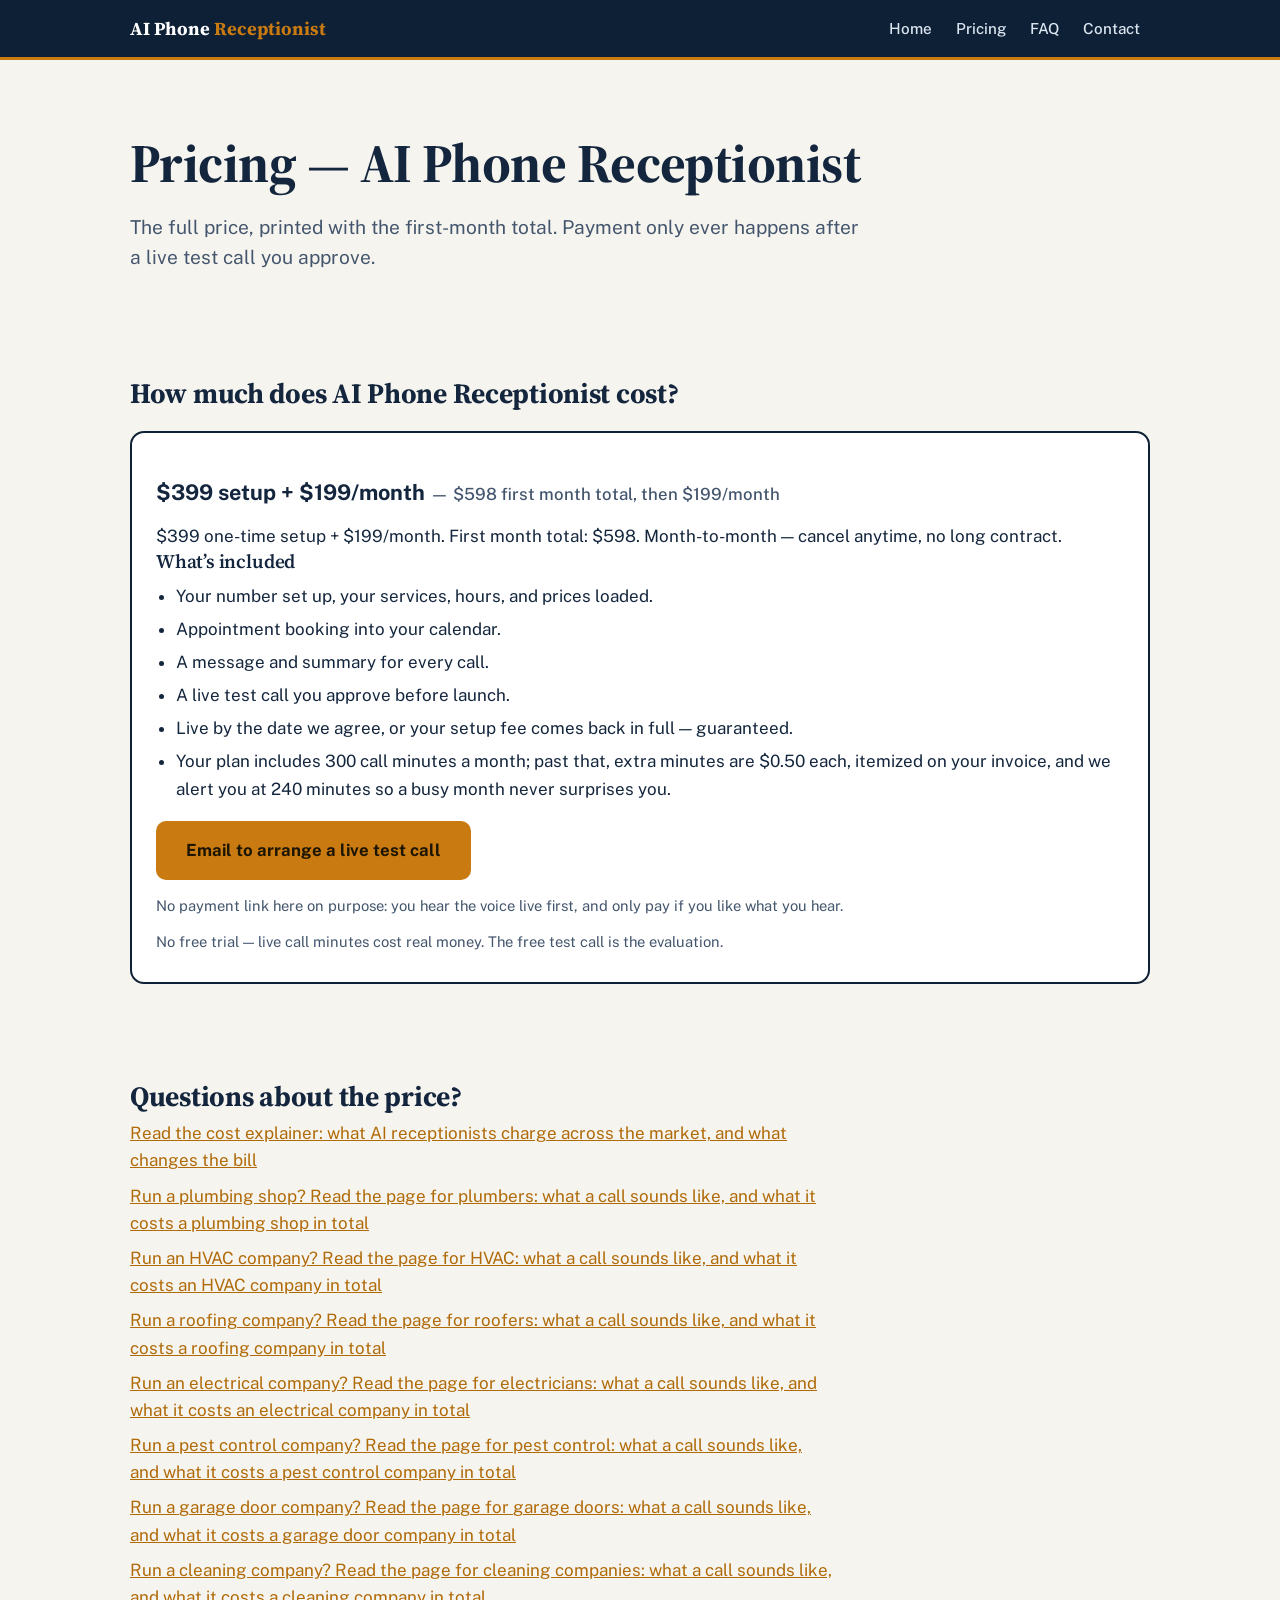
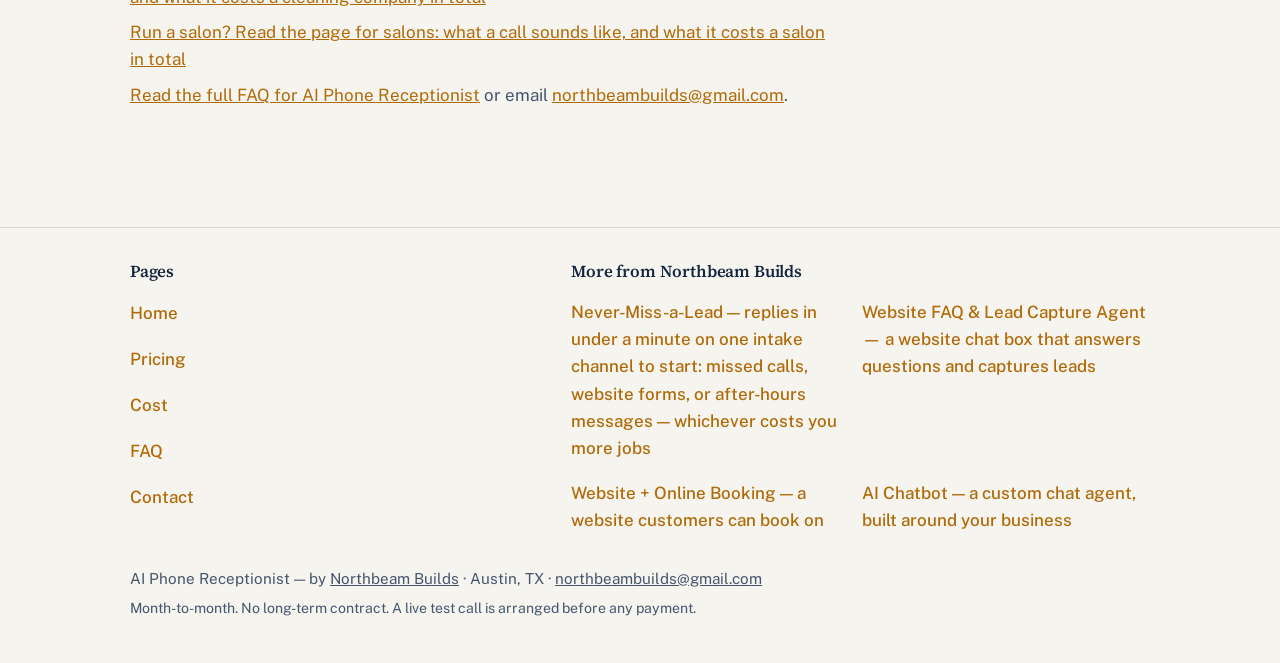
<file: pricing/index.html>
<!doctype html>
<html lang="en">
  <head>
    <meta charset="utf-8" />
    <meta name="viewport" content="width=device-width, initial-scale=1, viewport-fit=cover" />
    <meta name="color-scheme" content="light dark" />
    <link rel="icon" href="data:," />
    <title>Pricing | AI Phone Receptionist</title>
    <meta name="description" content="AI Phone Receptionist pricing: $399 one-time setup + $199/month — $598 first month total, month-to-month. A live test call is arranged before payment." />
    <link rel="canonical" href="https://receptionist.northbeambuilds.com/pricing/" />
    <meta property="og:title" content="Pricing | AI Phone Receptionist" />
    <meta property="og:description" content="AI Phone Receptionist pricing: $399 one-time setup + $199/month — $598 first month total, month-to-month. A live test call is arranged before payment." />
    <meta property="og:type" content="website" />
    <meta property="og:url" content="https://receptionist.northbeambuilds.com/pricing/" />
    <meta name="twitter:card" content="summary" />
    <meta name="twitter:title" content="Pricing | AI Phone Receptionist" />
    <meta name="twitter:description" content="AI Phone Receptionist pricing: $399 one-time setup + $199/month — $598 first month total, month-to-month. A live test call is arranged before payment." />
    <meta name="twitter:url" content="https://receptionist.northbeambuilds.com/pricing/" />
    <script type="application/ld+json">
{"@context": "https://schema.org", "@type": "SoftwareApplication", "name": "AI Phone Receptionist", "applicationCategory": "BusinessApplication", "operatingSystem": "Web", "description": "An AI voice that answers a business\u2019s phone calls, answers basic questions, and books appointments or takes a message when the owner can\u2019t pick up.", "offers": {"@type": "Offer", "priceCurrency": "USD", "price": "399", "priceSpecification": [{"@type": "UnitPriceSpecification", "price": "399", "priceCurrency": "USD", "name": "One-time setup"}, {"@type": "UnitPriceSpecification", "price": "199", "priceCurrency": "USD", "name": "Monthly service", "unitCode": "MON", "billingDuration": "P1M"}]}, "provider": {"@type": "Organization", "name": "Northbeam Builds", "email": "northbeambuilds@gmail.com", "address": {"@type": "PostalAddress", "addressLocality": "Austin", "addressRegion": "TX", "addressCountry": "US"}}}
    </script>
    <link rel="preconnect" href="https://fonts.googleapis.com" />
    <link rel="preconnect" href="https://fonts.gstatic.com" crossorigin />
    <link href="https://fonts.googleapis.com/css2?family=Source+Serif+4:opsz,wght@8..60,600;8..60,700&family=Public+Sans:wght@400;500;600;700&display=swap" rel="stylesheet" />
    <link rel="stylesheet" href="/assets/site.css" />
  </head>
  <body>
    <header class="topbar">
      <div class="wrap">
        <a class="wordmark" href="/">AI Phone <span>Receptionist</span></a>
        <button class="nav-toggle" type="button" aria-label="Open menu" aria-expanded="false" aria-controls="main-nav" id="nav-toggle">
          <span class="bars" aria-hidden="true"><span></span><span></span><span></span></span>
        </button>
        <nav class="topnav" id="main-nav" aria-label="Main site">
          <a href="/">Home</a>
          <a href="/pricing/">Pricing</a>
          <a href="/faq/">FAQ</a>
          <a href="/contact/">Contact</a>
        </nav>
      </div>
    </header>

    <main>
      <div class="wrap">
        <div class="hero">
          <h1>Pricing — AI Phone Receptionist</h1>
          <p class="purpose">The full price, printed with the first-month total. Payment only ever happens after a live test call you approve.</p>
        </div>
        <section aria-labelledby="price-heading">
          <div class="section-head">
            <h2 id="price-heading">How much does AI Phone Receptionist cost?</h2>
          </div>
          <div class="price-box">
            <p class="price-line">$399 setup + $199/month <span class="per">— $598 first month total, then $199/month</span></p>
            <p>$399 one-time setup + $199/month. First month total: $598. Month-to-month — cancel anytime, no long contract.</p>
            <h3>What’s included</h3>
            <ul>
              <li>Your number set up, your services, hours, and prices loaded.</li>
              <li>Appointment booking into your calendar.</li>
              <li>A message and summary for every call.</li>
              <li>A live test call you approve before launch.</li>
              <li>Live by the date we agree, or your setup fee comes back in full — guaranteed.</li>
              <li>Your plan includes 300 call minutes a month; past that, extra minutes are $0.50 each, itemized on your invoice, and we alert you at 240 minutes so a busy month never surprises you.</li>
            </ul>
            <div class="cta-row">
              <a class="btn" href="mailto:northbeambuilds@gmail.com?subject=AI Phone Receptionist — live test call">Email to arrange a live test call</a>
            </div>
            <p class="buy-note">No payment link here on purpose: you hear the voice live first, and only pay if you like what you hear.</p>
            <p class="trial-note">No free trial — live call minutes cost real money. The free test call is the evaluation.</p>
          </div>
        </section>
        <section aria-labelledby="faq-teaser-heading">
          <div class="section-head">
            <h2 id="faq-teaser-heading">Questions about the price?</h2>
            <p><a href="/cost/">Read the cost explainer: what AI receptionists charge across the market, and what changes the bill</a></p>
            <p><a href="/for-plumbers/">Run a plumbing shop? Read the page for plumbers: what a call sounds like, and what it costs a plumbing shop in total</a></p>
            <p><a href="/for-hvac/">Run an HVAC company? Read the page for HVAC: what a call sounds like, and what it costs an HVAC company in total</a></p>
            <p><a href="/for-roofers/">Run a roofing company? Read the page for roofers: what a call sounds like, and what it costs a roofing company in total</a></p>
            <p><a href="/for-electricians/">Run an electrical company? Read the page for electricians: what a call sounds like, and what it costs an electrical company in total</a></p>
            <p><a href="/for-pest-control/">Run a pest control company? Read the page for pest control: what a call sounds like, and what it costs a pest control company in total</a></p>
            <p><a href="/for-garage-doors/">Run a garage door company? Read the page for garage doors: what a call sounds like, and what it costs a garage door company in total</a></p>
            <p><a href="/for-cleaning/">Run a cleaning company? Read the page for cleaning companies: what a call sounds like, and what it costs a cleaning company in total</a></p>
            <p><a href="/for-salons/">Run a salon? Read the page for salons: what a call sounds like, and what it costs a salon in total</a></p>
            <p><a href="/faq/">Read the full FAQ for AI Phone Receptionist</a> or email <a href="mailto:northbeambuilds@gmail.com">northbeambuilds@gmail.com</a>.</p>
          </div>
        </section>
      </div>
    </main>
    <footer>
      <div class="wrap">
        <div class="footer-grid">
          <nav aria-label="Site pages">
            <h3>Pages</h3>
            <ul class="sitemap-list">
              <li><a href="/">Home</a></li>
              <li><a href="/pricing/">Pricing</a></li>
              <li><a href="/cost/">Cost</a></li>
              <li><a href="/faq/">FAQ</a></li>
              <li><a href="/contact/">Contact</a></li>
            </ul>
          </nav>
          <nav aria-label="More from Northbeam Builds">
            <h3>More from Northbeam Builds</h3>
            <ul class="tool-list">
              <li><a href="https://nevermiss.northbeambuilds.com/">Never-Miss-a-Lead — replies in under a minute on one intake channel to start: missed calls, website forms, or after-hours messages — whichever costs you more jobs</a></li>
              <li><a href="https://faqagent.northbeambuilds.com/">Website FAQ & Lead Capture Agent — a website chat box that answers questions and captures leads</a></li>
              <li><a href="https://booking.northbeambuilds.com/">Website + Online Booking — a website customers can book on</a></li>
              <li><a href="https://chatbot.northbeambuilds.com/">AI Chatbot — a custom chat agent, built around your business</a></li>
            </ul>
          </nav>
        </div>
        <p class="footer-line">AI Phone Receptionist — by <a href="https://northbeambuilds.com">Northbeam Builds</a> · Austin, TX · <a href="mailto:northbeambuilds@gmail.com">northbeambuilds@gmail.com</a></p>
        <p class="footer-small">Month-to-month. No long-term contract. A live test call is arranged before any payment.</p>
      </div>
    </footer>
    <script src="/assets/site.js"></script>
  </body>
</html>
</file>
<file: assets/site.css>
:root {
        color-scheme: light dark;
        --bg: #f6f4ef;
        --surface: #ffffff;
        --surface-2: #efece4;
        --ink: #14263d;
        --ink-soft: #44566d;
        --navy: #0e2036;
        --navy-2: #16304f;
        --amber: #c97a10;
        --amber-strong: #b06a08;
        --amber-soft: #fbeed3;
        --line: #ddd6c7;
        --focus: #1d6fd1;
        --radius: 14px;
      }
      @media (prefers-color-scheme: dark) {
        :root {
          --bg: #0a1626;
          --surface: #102238;
          --surface-2: #0d1c30;
          --ink: #eef2f7;
          --ink-soft: #b3c0d0;
          --navy: #0a1828;
          --navy-2: #122a47;
          --amber: #f0b24a;
          --amber-strong: #f5c169;
          --amber-soft: #2b2110;
          --line: #2a3f58;
          --focus: #7db4f0;
        }
      }
      * { box-sizing: border-box; }
      html { scroll-behavior: smooth; }
      body {
        margin: 0;
        background: var(--bg);
        color: var(--ink);
        font-family: "Public Sans", -apple-system, BlinkMacSystemFont, "Segoe UI", sans-serif;
        font-size: 1.0625rem;
        line-height: 1.6;
        -webkit-font-smoothing: antialiased;
      }
      a { color: var(--amber-strong); }
      a:focus-visible, summary:focus-visible {
        outline: 3px solid var(--focus);
        outline-offset: 2px;
        border-radius: 4px;
      }
      h1, h2, h3 {
        font-family: "Source Serif 4", Georgia, "Times New Roman", serif;
        line-height: 1.15;
        margin: 0;
        letter-spacing: -0.01em;
      }
      h2 { font-size: 1.75rem; font-weight: 700; }
      h3 { font-size: 1.2rem; font-weight: 600; }
      p { margin: 0; }
      .wrap { max-width: 1060px; margin: 0 auto; padding: 0 20px; }

      /* ---------- Site header ---------- */
      .topbar {
        position: sticky;
        top: 0;
        z-index: 60;
        background: var(--navy);
        color: #f3f6fa;
        border-bottom: 3px solid var(--amber);
      }
      .topbar .wrap {
        display: flex;
        align-items: center;
        gap: 8px 22px;
        flex-wrap: wrap;
        padding-top: 4px;
        padding-bottom: 4px;
        position: relative;
      }
      .wordmark {
        font-family: "Source Serif 4", Georgia, serif;
        font-weight: 700;
        font-size: 1.15rem;
        color: #ffffff;
        text-decoration: none;
        padding: 10px 0;
        white-space: nowrap;
      }
      .wordmark span { color: var(--amber); }
      .nav-toggle {
        display: none;
        margin-left: auto;
        background: transparent;
        border: 1px solid rgba(255,255,255,0.35);
        border-radius: 8px;
        color: #ffffff;
        width: 48px;
        height: 48px;
        align-items: center;
        justify-content: center;
        cursor: pointer;
        flex-shrink: 0;
      }
      .nav-toggle:focus-visible { outline: 3px solid var(--focus); outline-offset: 2px; }
      .nav-toggle .bars { display: flex; flex-direction: column; gap: 5px; }
      .nav-toggle .bars span { display: block; width: 22px; height: 2px; background: #ffffff; border-radius: 2px; }
      .topnav {
        display: flex;
        flex-wrap: wrap;
        gap: 2px 4px;
        margin-left: auto;
      }
      .topnav a {
        color: #dbe5f0;
        text-decoration: none;
        font-size: 0.95rem;
        font-weight: 500;
        padding: 12px 10px;
        min-height: 44px;
        display: inline-flex;
        align-items: center;
        border-radius: 6px;
      }
      .topnav a:hover { color: #ffffff; background: rgba(255,255,255,0.08); }
      @media (max-width: 719px) {
        .nav-toggle { display: inline-flex; }
        .topnav {
          display: none;
          width: 100%;
          flex-direction: column;
          align-items: stretch;
          margin-left: 0;
          padding: 6px 0 12px;
          gap: 2px;
        }
        .topnav.open { display: flex; }
        .topnav a { width: 100%; padding: 12px 8px; }
      }

      /* ---------- Hero ---------- */
      .hero { padding: 52px 0 44px; }
      .hero h1 {
        font-size: clamp(2.3rem, 6vw, 3.4rem);
        font-weight: 700;
        color: var(--ink);
      }
      .hero .purpose {
        margin-top: 18px;
        font-size: 1.2rem;
        line-height: 1.55;
        color: var(--ink-soft);
        max-width: 46rem;
      }
      .hero .purpose strong { color: var(--ink); font-weight: 600; }
      .price-line {
        margin-top: 26px;
        font-size: 1.35rem;
        font-weight: 700;
        color: var(--ink);
      }
      .price-line .per { font-weight: 500; color: var(--ink-soft); font-size: 1.05rem; }
      .cta-row { margin-top: 18px; display: flex; flex-wrap: wrap; gap: 14px; align-items: center; }
      .btn {
        display: inline-flex;
        align-items: center;
        justify-content: center;
        min-height: 54px;
        padding: 14px 28px;
        border-radius: 10px;
        background: var(--amber);
        color: #1c1503;
        font-weight: 700;
        font-size: 1.05rem;
        text-decoration: none;
        border: 2px solid transparent;
        transition: background 0.15s ease, transform 0.15s ease;
      }
      .btn:hover { background: var(--amber-strong); color: #ffffff; }
      @media (prefers-color-scheme: dark) {
        .btn { color: #1a1204; }
        .btn:hover { color: #14100a; background: var(--amber-strong); }
      }

      /* ---------- Sections ---------- */
      section { padding: 40px 0; }
      .section-head { margin-bottom: 22px; }
      .section-head p { margin-top: 8px; color: var(--ink-soft); max-width: 44rem; }

      .steps {
        display: grid;
        grid-template-columns: 1fr;
        gap: 16px;
        list-style: none;
        margin: 0;
        padding: 0;
        counter-reset: step;
      }
      .steps li {
        background: var(--surface);
        border: 1px solid var(--line);
        border-radius: var(--radius);
        padding: 22px 22px 22px 74px;
        position: relative;
        min-height: 44px;
      }
      .steps li::before {
        counter-increment: step;
        content: counter(step);
        position: absolute;
        left: 20px;
        top: 20px;
        width: 38px;
        height: 38px;
        border-radius: 50%;
        background: var(--navy);
        color: #ffffff;
        font-weight: 700;
        font-size: 1.1rem;
        display: flex;
        align-items: center;
        justify-content: center;
      }
      @media (prefers-color-scheme: dark) {
        .steps li::before { background: var(--amber); color: #1a1204; }
      }
      .steps p { font-size: 1.05rem; }

      .sample {
        margin-top: 22px;
        background: var(--amber-soft);
        border: 1px dashed var(--amber);
        border-radius: var(--radius);
        padding: 22px;
      }
      .sample .tag {
        display: inline-block;
        font-size: 0.8rem;
        font-weight: 700;
        letter-spacing: 0.06em;
        text-transform: uppercase;
        color: var(--amber-strong);
        margin-bottom: 8px;
      }
      .sample p { font-size: 1.05rem; }
      .sample .note { margin-top: 10px; font-size: 0.9rem; color: var(--ink-soft); font-style: italic; }

      /* ---------- Numbers strip ---------- */
      .numbers {
        background: var(--navy);
        color: #eef2f7;
        border-radius: var(--radius);
        padding: 28px 24px;
      }
      .numbers h2 { color: #ffffff; margin-bottom: 18px; }
      .numbers .stat { font-size: 1.12rem; line-height: 1.55; }
      .numbers .stat + .stat { margin-top: 16px; }
      .numbers .stat strong { color: var(--amber); }
      .numbers .caveat {
        margin-top: 18px;
        font-size: 0.85rem;
        line-height: 1.5;
        color: #b9c7d8;
      }

      /* ---------- For / not for ---------- */
      .fit-grid {
        display: grid;
        grid-template-columns: 1fr;
        gap: 16px;
      }
      .fit-card {
        background: var(--surface);
        border: 1px solid var(--line);
        border-radius: var(--radius);
        padding: 24px;
      }
      .fit-card h3 { margin-bottom: 12px; }
      .fit-card ul { margin: 0; padding-left: 20px; }
      .fit-card li { margin-bottom: 8px; }
      .fit-card li:last-child { margin-bottom: 0; }
      .boundary {
        margin-top: 20px;
        background: var(--surface-2);
        border: 1px solid var(--line);
        border-radius: var(--radius);
        padding: 20px 22px;
        font-size: 1.02rem;
      }
      .boundary a { font-weight: 600; }

      /* ---------- Price box ---------- */
      .price-box {
        background: var(--surface);
        border: 2px solid var(--navy);
        border-radius: var(--radius);
        padding: 28px 24px;
      }
      @media (prefers-color-scheme: dark) {
        .price-box { border-color: var(--amber); }
      }
      .price-box .big { font-size: 1.5rem; font-weight: 700; line-height: 1.35; }
      .price-box p { margin-top: 14px; }
      .price-box ul { margin: 10px 0 0; padding-left: 20px; }
      .price-box li { margin-bottom: 6px; }
      .price-box .guarantee { font-weight: 600; }

      /* ---------- Demos ---------- */
      .demo-grid {
        display: grid;
        grid-template-columns: 1fr;
        gap: 16px;
      }
      .demo-card {
        background: var(--surface);
        border: 1px solid var(--line);
        border-radius: var(--radius);
        padding: 24px;
        display: flex;
        flex-direction: column;
        gap: 10px;
      }
      .demo-card h3 { font-size: 1.3rem; }
      .demo-card .badge {
        align-self: flex-start;
        font-size: 0.8rem;
        font-weight: 700;
        letter-spacing: 0.04em;
        text-transform: uppercase;
        background: var(--amber-soft);
        color: var(--amber-strong);
        border: 1px solid var(--amber);
        border-radius: 999px;
        padding: 4px 12px;
      }
      .demo-card p { color: var(--ink-soft); font-size: 0.98rem; }
      .demo-card a.open {
        margin-top: auto;
        display: inline-flex;
        align-items: center;
        min-height: 48px;
        font-weight: 700;
        text-decoration: none;
      }
      .demo-card a.open:hover { text-decoration: underline; }

      /* ---------- FAQ ---------- */
      .faq { display: flex; flex-direction: column; gap: 12px; }
      .faq details {
        background: var(--surface);
        border: 1px solid var(--line);
        border-radius: var(--radius);
      }
      .faq summary {
        cursor: pointer;
        list-style: none;
        padding: 18px 22px;
        min-height: 44px;
        font-weight: 600;
        font-size: 1.08rem;
        display: flex;
        justify-content: space-between;
        align-items: center;
        gap: 12px;
      }
      .faq summary::-webkit-details-marker { display: none; }
      .faq summary::after {
        content: "+";
        font-size: 1.5rem;
        font-weight: 400;
        color: var(--amber-strong);
        line-height: 1;
        flex-shrink: 0;
      }
      .faq details[open] summary::after { content: "–"; }
      .faq details p {
        padding: 0 22px 20px;
        color: var(--ink-soft);
      }

      /* ---------- Final CTA ---------- */
      .final-cta {
        background: var(--navy);
        color: #eef2f7;
        border-radius: var(--radius);
        padding: 34px 24px;
        text-align: center;
      }
      .final-cta h2 { color: #ffffff; margin-bottom: 10px; }
      .final-cta p { color: #c4d2e2; max-width: 34rem; margin: 0 auto; }
      .final-cta .cta-row { justify-content: center; margin-top: 22px; }
      .final-cta .direct { margin-top: 16px; font-size: 0.98rem; color: #c4d2e2; }
      .final-cta .direct a { color: var(--amber); font-weight: 600; }

      /* ---------- Footer ---------- */
      footer {
        margin-top: 48px;
        border-top: 1px solid var(--line);
        padding: 34px 0 44px;
      }
      footer h2 { font-size: 1.25rem; margin-bottom: 14px; }
      footer h3 { font-size: 1.05rem; margin-bottom: 10px; }
      .footer-grid {
        display: grid;
        grid-template-columns: 1fr;
        gap: 28px;
        margin-bottom: 24px;
      }
      @media (min-width: 720px) {
        .footer-grid { grid-template-columns: 1fr 1.4fr; }
      }
      .sitemap-list, .tool-list {
        list-style: none;
        margin: 0;
        padding: 0;
        display: grid;
        grid-template-columns: 1fr;
        gap: 2px;
      }
      .sitemap-list a, .tool-list a {
        display: inline-flex;
        align-items: center;
        min-height: 44px;
        padding: 8px 0;
        font-weight: 500;
        text-decoration: none;
      }
      .sitemap-list a:hover, .tool-list a:hover { text-decoration: underline; }
      .tool-list .here { color: var(--ink-soft); font-weight: 400; font-size: 0.9rem; margin-left: 8px; }
      .footer-line { color: var(--ink-soft); font-size: 0.95rem; margin-top: 8px; }
      .footer-line a { color: var(--ink-soft); }
      .footer-small { color: var(--ink-soft); font-size: 0.88rem; margin-top: 6px; }


      @media (min-width: 720px) {
        .steps { grid-template-columns: repeat(3, 1fr); }
        .steps li { padding: 64px 20px 22px; }
        .steps li::before { top: 18px; left: 20px; }
        .fit-grid { grid-template-columns: 1fr 1fr; }
        .demo-grid { grid-template-columns: 1fr 1fr; }
        .tool-list { grid-template-columns: 1fr 1fr; }
        .hero { padding: 72px 0 56px; }
        section { padding: 48px 0; }
      }
      @media (prefers-reduced-motion: reduce) {
        html { scroll-behavior: auto; }
        .btn { transition: none; }
      }

/* ---------- Standalone site additions ---------- */
.btn.secondary {
  background: transparent;
  border-color: var(--navy);
  color: var(--ink);
}
.btn.secondary:hover { background: var(--navy); color: #ffffff; }
@media (prefers-color-scheme: dark) {
  .btn.secondary { border-color: var(--amber); color: var(--ink); }
  .btn.secondary:hover { background: var(--amber); color: #1a1204; }
}
.buy-note { margin-top: 12px; font-size: 0.92rem; color: var(--ink-soft); }
.trial-note { margin-top: 10px; font-size: 0.92rem; line-height: 1.55; color: var(--ink-soft); }
.contact-card {
  background: var(--surface);
  border: 2px solid var(--navy);
  border-radius: var(--radius);
  padding: 28px 24px;
  text-align: center;
}
@media (prefers-color-scheme: dark) { .contact-card { border-color: var(--amber); } }
.contact-card .big-email { font-size: 1.35rem; font-weight: 700; word-break: break-all; }
.contact-card p { margin-top: 12px; color: var(--ink-soft); }
.page-intro { padding: 44px 0 8px; }
.page-intro h1 { font-size: clamp(2rem, 5vw, 2.8rem); font-weight: 700; }
.page-intro p { margin-top: 14px; font-size: 1.15rem; color: var(--ink-soft); max-width: 44rem; }
</file>
<file: assets/demo.css>
/* Willa voice demo — section styles only. Uses the site theme variables. */
.demo-grid {
  display: grid;
  grid-template-columns: repeat(auto-fit, minmax(300px, 1fr));
  gap: 18px;
  margin-top: 18px;
}
.demo-card {
  background: var(--surface);
  border: 1px solid var(--line);
  border-radius: var(--radius);
  padding: 18px;
}
.demo-card h3 { margin-bottom: 6px; }
.demo-tag {
  display: inline-block;
  font-size: 0.72rem;
  font-weight: 700;
  letter-spacing: 0.08em;
  text-transform: uppercase;
  color: var(--amber-strong);
  background: var(--amber-soft);
  border-radius: 999px;
  padding: 2px 10px;
  margin-bottom: 10px;
}
.demo-listen { color: var(--ink-soft); font-size: 0.98rem; margin-bottom: 12px; }
.demo-card audio { width: 100%; margin: 4px 0 10px; }
.demo-card details { border-top: 1px solid var(--line); padding-top: 10px; }
.demo-card summary { cursor: pointer; font-weight: 600; }
.demo-transcript { margin-top: 10px; display: grid; gap: 8px; font-size: 0.98rem; }
.demo-transcript p { margin: 0; }
.demo-transcript .who { font-weight: 700; }
.demo-note { color: var(--ink-soft); margin-top: 14px; }
.tryit {
  background: var(--surface-2);
  border: 1px solid var(--line);
  border-radius: var(--radius);
  padding: 20px;
  margin-top: 26px;
}
.tryit h3 { margin-bottom: 8px; }
.tryit-answer {
  background: var(--surface);
  border: 1px solid var(--line);
  border-radius: 10px;
  padding: 14px 16px;
  min-height: 3.2em;
  margin: 14px 0;
}
.tryit-answer .who { font-weight: 700; }
.tryit-row { display: flex; gap: 10px; flex-wrap: wrap; }
.tryit-row input[type="text"] {
  flex: 1 1 260px;
  font: inherit;
  padding: 10px 12px;
  border: 1px solid var(--line);
  border-radius: 10px;
  background: var(--surface);
  color: var(--ink);
}
.tryit-chips { display: flex; gap: 8px; flex-wrap: wrap; margin-top: 12px; }
.tryit-chip {
  font: inherit;
  font-size: 0.92rem;
  padding: 6px 12px;
  border-radius: 999px;
  border: 1px solid var(--line);
  background: var(--surface);
  color: var(--ink);
  cursor: pointer;
}
.tryit-chip:hover { border-color: var(--amber); }
</file>
